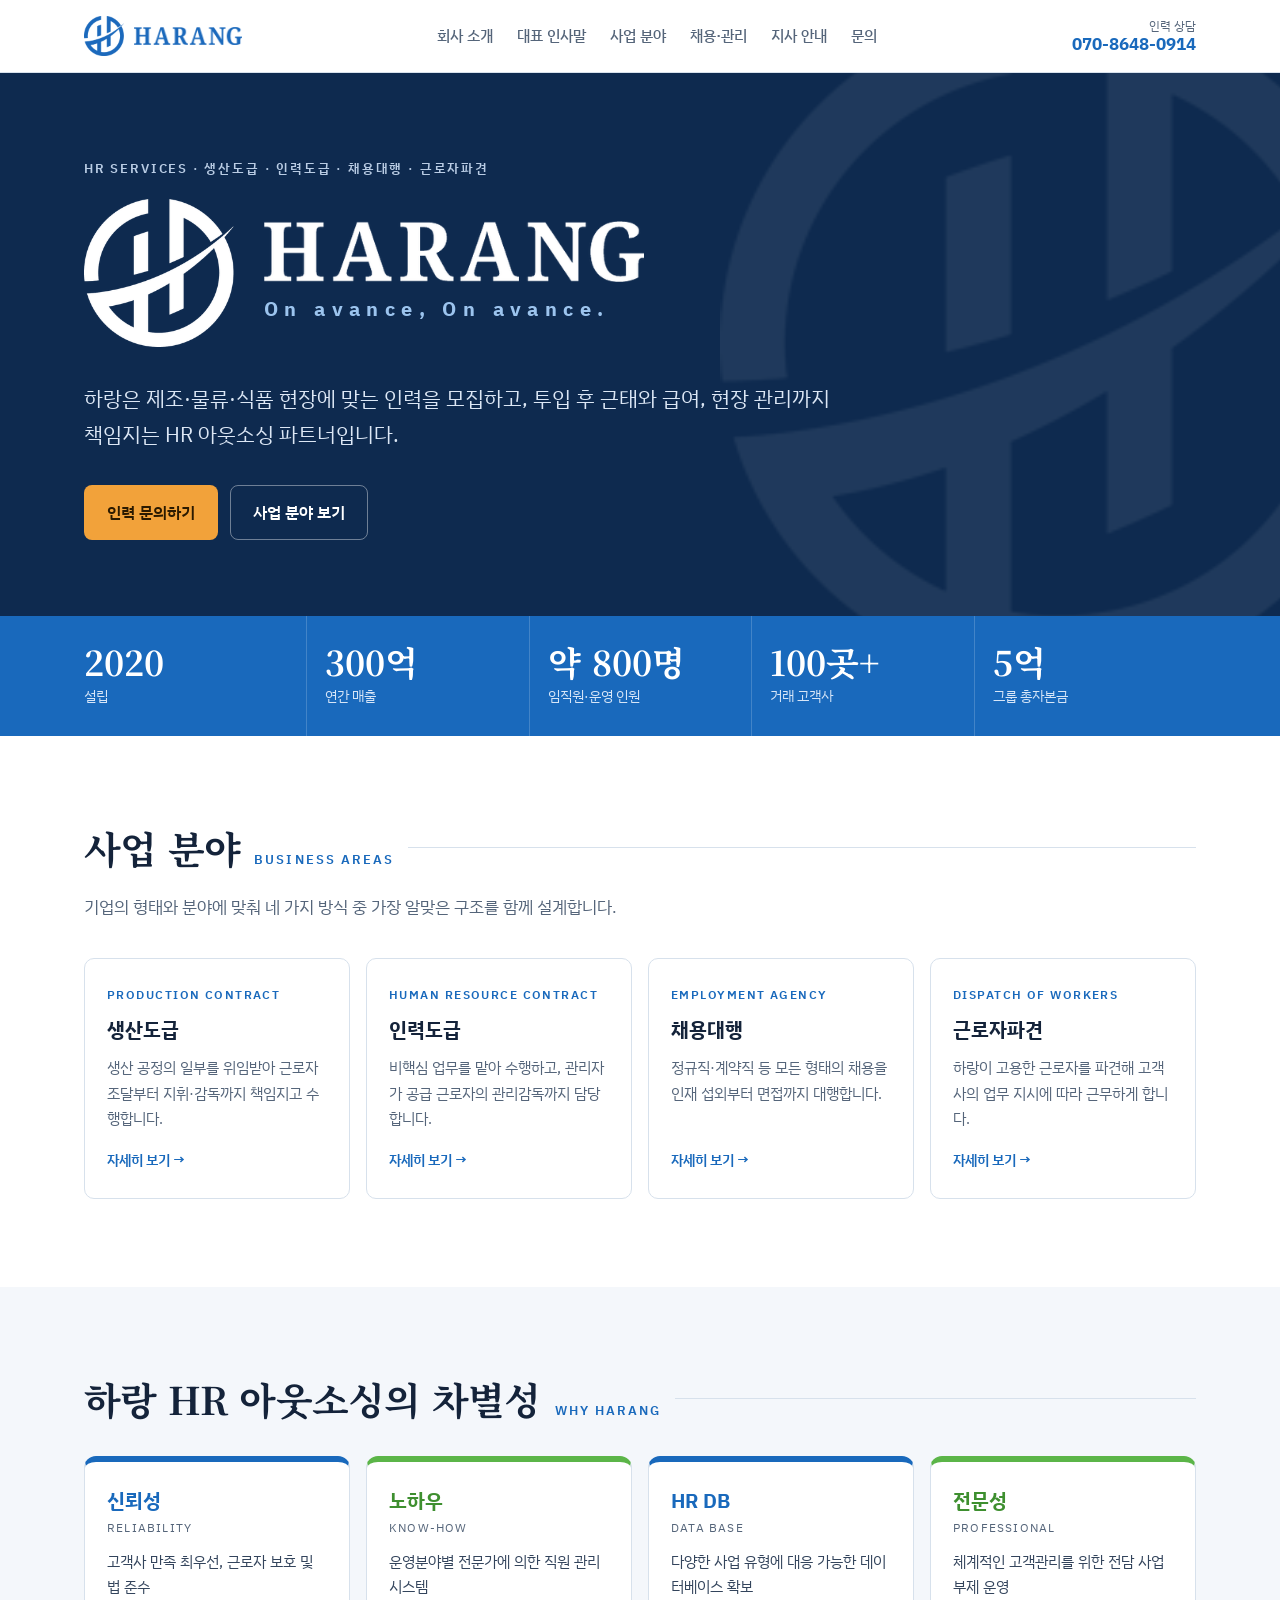
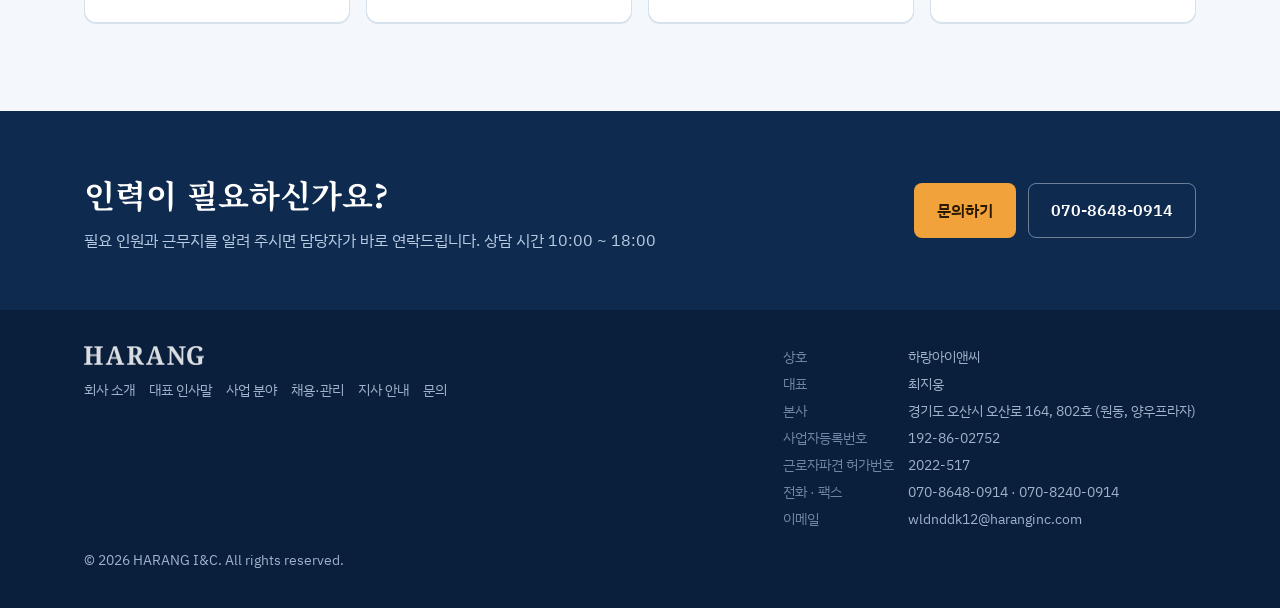
<file: index.html>
<!doctype html>
<html lang="ko">
<head>
<meta charset="utf-8">
<meta name="viewport" content="width=device-width, initial-scale=1">
<title>하랑아이앤씨 | HR 아웃소싱 전문기업</title>
<meta name="description" content="생산도급·인력도급·채용대행·근로자파견. 필요한 인력을 필요한 현장에 빠르게 연결하는 HR 아웃소싱 전문기업 하랑아이앤씨.">
<meta property="og:type" content="website">
<meta property="og:title" content="하랑아이앤씨 | HR 아웃소싱 전문기업">
<meta property="og:description" content="생산도급·인력도급·채용대행·근로자파견. 필요한 인력을 필요한 현장에 빠르게 연결하는 HR 아웃소싱 전문기업 하랑아이앤씨.">
<link rel="icon" type="image/png" href="[data-uri]">
<link rel="preconnect" href="https://fonts.googleapis.com">
<link rel="preconnect" href="https://fonts.gstatic.com" crossorigin>
<link href="https://fonts.googleapis.com/css2?family=Noto+Serif+KR:wght@600;700&family=IBM+Plex+Sans+KR:wght@400;500;600;700&display=swap" rel="stylesheet">
<style>
/* 하랑아이앤씨 홈페이지 공통 스타일
   Layout: 현장 배치표 — 왼쪽 정렬 섹션, 한국어 제목 + 영문 라벨(소개서 양식), 남색 히어로에 CI */
:root{
  --navy:#0E2A4F; --navy-2:#0A1F3B; --blue:#1969BC; --blue-2:#3F86D3; --sky:#EAF2FB; --paper:#FFFFFF; --mist:#F4F7FB;
  --ink:#14233A; --muted:#55657A; --line:#D7E1EC; --signal:#F2A23A; --green:#5BB548; --on-navy:#FFFFFF; --on-navy-muted:#B9CCE4;
  --serif:"Noto Serif KR","Nanum Myeongjo",serif;
  --sans:"IBM Plex Sans KR","Apple SD Gothic Neo","Malgun Gothic","Noto Sans KR",system-ui,sans-serif;
  color-scheme:light;
}
*,*::before,*::after{box-sizing:border-box}
html{scroll-behavior:smooth;scroll-padding-top:84px}
@media (prefers-reduced-motion:reduce){html{scroll-behavior:auto}}
body{margin:0;background:var(--paper);color:var(--ink);font-family:var(--sans);font-size:16px;line-height:1.7;-webkit-font-smoothing:antialiased}
a{color:inherit}
img{max-width:100%;display:block}
.wrap{max-width:1160px;margin:0 auto;padding-inline:24px}
@media (max-width:600px){.wrap{padding-inline:18px}}

/* header */
.top{position:sticky;top:0;z-index:20;background:rgba(255,255,255,.97);backdrop-filter:saturate(1.4) blur(8px);border-bottom:1px solid var(--line)}
.top .wrap{display:flex;align-items:center;justify-content:space-between;gap:16px;min-height:72px}
.brand{display:flex;align-items:center;gap:10px;text-decoration:none;flex:none}
.brand .s{width:40px;height:auto}.brand .w{width:108px;height:auto}
nav.menu{display:flex;gap:2px}
nav.menu a{text-decoration:none;color:var(--muted);font-weight:500;font-size:15px;padding:8px 11px;border-radius:6px;white-space:nowrap}
nav.menu a:hover{color:var(--blue);background:var(--sky)}
nav.menu a[aria-current="page"]{color:var(--blue);font-weight:700}
.tel{display:flex;flex-direction:column;align-items:flex-end;line-height:1.25;text-decoration:none;flex:none}
.tel small{font-size:12px;color:var(--muted)}
.tel b{font-size:17px;color:var(--blue);font-variant-numeric:tabular-nums}
.menu-btn{display:none;border:1px solid var(--line);background:var(--paper);border-radius:8px;padding:8px 12px;font:inherit;font-size:14px;cursor:pointer}
@media (max-width:1020px){
  .menu-btn{display:block}
  nav.menu{display:none;position:absolute;left:0;right:0;top:100%;background:var(--paper);border-bottom:1px solid var(--line);flex-direction:column;padding:8px 18px 16px}
  nav.menu.open{display:flex}
  nav.menu a{padding:12px 8px;font-size:16px;border-bottom:1px solid var(--mist)}
  .tel{display:none}
}
.btn{display:inline-flex;align-items:center;gap:8px;text-decoration:none;font-weight:600;border-radius:8px;padding:13px 22px;font-size:16px;border:1px solid transparent}
.btn.primary{background:var(--signal);color:#2B1A00}.btn.primary:hover{background:#F7B65C}
.btn.ghost{border-color:rgba(255,255,255,.4);color:var(--on-navy)}.btn.ghost:hover{background:rgba(255,255,255,.08)}
.btn.line{border-color:var(--blue);color:var(--blue)}.btn.line:hover{background:var(--sky)}
a:focus-visible,button:focus-visible{outline:3px solid var(--signal);outline-offset:2px}

/* hero (home) */
.hero{background:var(--navy);color:var(--on-navy);position:relative;overflow:hidden}
.hero .bg{position:absolute;right:-120px;top:50%;transform:translateY(-50%);width:min(680px,80vw);opacity:.07;filter:brightness(0) invert(1);pointer-events:none}
.hero .wrap{position:relative;padding-block:84px 76px}
.ci{display:flex;align-items:center;gap:clamp(16px,3vw,30px);margin-bottom:34px;flex-wrap:wrap}
.ci .s{width:clamp(96px,14vw,150px);filter:brightness(0) invert(1)}
.ci .w{width:clamp(220px,34vw,380px);filter:brightness(0) invert(1)}
.ci .tag{display:block;margin-top:10px;font-family:var(--sans);font-size:clamp(15px,1.8vw,20px);letter-spacing:.32em;color:#9CC4EE}
.hero .eyebrow{font-size:13px;letter-spacing:.14em;text-transform:uppercase;color:var(--on-navy-muted);font-weight:600;margin:0 0 16px}
.hero p.lead{font-size:clamp(17px,2vw,21px);color:#DCE7F5;max-width:36em;margin:0 0 32px}
.ctas{display:flex;gap:12px;flex-wrap:wrap}

/* page banner (sub pages) */
.banner{background:var(--navy);color:var(--on-navy);position:relative;overflow:hidden}
.banner .wrap{padding-block:56px 48px;position:relative}
.banner .bg{position:absolute;right:-60px;top:50%;transform:translateY(-50%);width:340px;opacity:.08;filter:brightness(0) invert(1)}
.banner h1{font-family:var(--serif);font-size:clamp(30px,4.4vw,46px);margin:0;letter-spacing:-.02em}
.banner .en{display:block;font-size:13px;letter-spacing:.18em;text-transform:uppercase;color:var(--signal);font-weight:600;margin-bottom:8px}
.banner p{margin:12px 0 0;color:var(--on-navy-muted);max-width:40em}

/* figures */
.figures{background:var(--blue);color:var(--on-navy)}
.figures ul{list-style:none;margin:0;padding:0;display:grid;grid-template-columns:repeat(5,minmax(0,1fr))}
.figures li{padding:26px 18px;border-left:1px solid rgba(255,255,255,.18)}
.figures li:first-child{border-left:0;padding-left:0}
.figures b{display:block;font-family:var(--serif);font-size:clamp(24px,3vw,34px);font-weight:700;font-variant-numeric:tabular-nums;line-height:1.2}
.figures span{font-size:14px;color:#D7E6F8}
@media (max-width:860px){.figures ul{grid-template-columns:repeat(2,minmax(0,1fr))}.figures li{border-left:0;padding:18px 0;border-top:1px solid rgba(255,255,255,.18)}.figures li:nth-child(-n+2){border-top:0}}

/* sections */
section.sec{padding-block:88px}
section.sec.alt{background:var(--mist)}
section.sec.tight{padding-block:64px}
.sec-head{display:flex;align-items:baseline;gap:14px;flex-wrap:wrap;margin-bottom:34px}
.sec-head h2{font-family:var(--serif);font-size:clamp(26px,3.2vw,38px);line-height:1.25;margin:0;letter-spacing:-.02em;text-wrap:balance}
.sec-head .en{font-size:13px;letter-spacing:.16em;text-transform:uppercase;color:var(--blue);font-weight:600}
.sec-head .rule{flex:1;min-width:40px;height:1px;background:var(--line);align-self:center}
.intro{max-width:46em;color:var(--muted);font-size:17px;margin:-12px 0 36px}
.prose p{margin:0 0 16px;max-width:42em}
.prose strong{color:var(--blue);font-weight:600}
@media (max-width:600px){section.sec{padding-block:60px}}
.grid2{display:grid;grid-template-columns:repeat(2,minmax(0,1fr));gap:48px;align-items:start}
@media (max-width:860px){.grid2{grid-template-columns:1fr;gap:32px}}

/* cards */
.cards4{display:grid;grid-template-columns:repeat(4,minmax(0,1fr));gap:16px}
@media (max-width:960px){.cards4{grid-template-columns:repeat(2,minmax(0,1fr))}}
@media (max-width:520px){.cards4{grid-template-columns:1fr}}
.card{background:var(--paper);border:1px solid var(--line);border-radius:10px;padding:26px 22px;min-width:0;display:flex;flex-direction:column;gap:8px}
a.card{text-decoration:none}a.card:hover{border-color:var(--blue)}
.card h3{font-size:20px;margin:0}.card small{font-size:12px;letter-spacing:.12em;text-transform:uppercase;color:var(--blue);font-weight:600}
.card p{margin:0;color:var(--muted);font-size:15px}
.card .more{margin-top:auto;padding-top:8px;color:var(--blue);font-weight:600;font-size:14px}

/* CI meaning */
.meaning{display:flex;gap:26px;align-items:center;flex-wrap:wrap;margin-bottom:28px}
.meaning img{width:110px}
.meaning dl{margin:0;display:grid;gap:10px}
.meaning dt{font-size:13px;color:var(--blue);font-weight:600}
.meaning dd{margin:0;font-family:var(--serif);font-size:20px}
.consult{background:var(--blue);color:var(--on-navy);border-radius:14px;padding:34px}
.consult h3{font-family:var(--serif);font-size:24px;margin:0 0 16px;color:#FFE38A}
.consult p{margin:0 0 14px;color:#E3EEFA}
.consult strong{color:#FFE38A}

/* org chart */
.org{display:grid;gap:18px;justify-items:center}
.org .ceo{background:var(--navy);color:#fff;border-radius:999px;padding:16px 34px;font-weight:700;display:flex;align-items:center;gap:10px}
.org .ceo img{width:30px;filter:brightness(0) invert(1)}
.org .row{display:flex;gap:14px;flex-wrap:wrap;justify-content:center}
.org .pill{border-radius:8px;padding:10px 18px;font-weight:600;font-size:15px}
.org .pill.green{background:var(--green);color:#fff}.org .pill.navy{background:var(--blue);color:#fff;min-width:240px;text-align:center}
.org .depts{display:grid;grid-template-columns:repeat(4,minmax(0,1fr));gap:14px;width:100%}
@media (max-width:960px){.org .depts{grid-template-columns:repeat(2,minmax(0,1fr))}}
@media (max-width:520px){.org .depts{grid-template-columns:1fr}}
.dept{border:1px solid var(--line);border-radius:10px;overflow:hidden;background:var(--paper)}
.dept h4{margin:0;background:var(--navy);color:#fff;padding:10px 14px;font-size:16px}
.dept ul{list-style:none;margin:0;padding:6px 0}
.dept li{padding:8px 14px;border-bottom:1px solid var(--mist);font-size:14px}
.dept li:last-child{border-bottom:0}
.dept li b{display:block;font-size:15px;color:var(--navy)}
.dept li span{color:var(--muted);font-size:13px}
.vline{width:2px;height:22px;background:var(--line)}

/* vision band */
.vision{background:var(--blue);color:#fff}
.vision .wrap{padding-block:44px;display:flex;gap:30px;flex-wrap:wrap;justify-content:space-between;align-items:center}
.vision h3{font-family:var(--serif);font-size:clamp(22px,2.6vw,30px);margin:0 0 8px}
.vision p{margin:0;color:#DCE9F8;max-width:44em}
.vision ul{margin:0;padding:0;list-style:none;display:grid;gap:6px;font-weight:600}
.vision ul li::before{content:"▸ ";color:#FFE38A}

/* greeting */
.letter{display:grid;grid-template-columns:minmax(0,.8fr) minmax(0,1.2fr);gap:56px;align-items:start}
@media (max-width:860px){.letter{grid-template-columns:1fr;gap:28px}}
.letter .lead{font-family:var(--serif);font-size:clamp(26px,3.4vw,38px);line-height:1.4;margin:0;color:var(--navy)}
.letter .lead small{display:block;font-family:var(--sans);font-size:15px;color:var(--blue);font-weight:600;letter-spacing:.1em;margin-bottom:12px}
.letter .text p{margin:0 0 18px;font-size:17px;color:#2B3A50}
.sign{margin-top:30px;display:flex;justify-content:flex-end;align-items:flex-end;gap:14px;color:var(--muted);font-size:15px}
.sign b{font-family:var(--serif);font-size:28px;color:var(--ink);letter-spacing:.24em;line-height:1.2}
.sign .hanja{display:block;font-family:var(--serif);font-size:16px;letter-spacing:.3em;color:var(--muted)}

/* services */
.svc{display:grid;grid-template-columns:minmax(0,1fr) minmax(0,1fr);gap:40px;align-items:start;padding-block:56px;border-top:1px solid var(--line)}
.svc:first-of-type{border-top:0;padding-top:8px}
@media (max-width:860px){.svc{grid-template-columns:1fr;gap:24px}}
.svc .num{font-family:var(--serif);color:var(--blue);font-size:20px;font-weight:700}
.svc h3{font-family:var(--serif);font-size:30px;margin:2px 0 4px}
.svc h3 small{font-family:var(--sans);font-size:14px;color:var(--muted);font-weight:500;margin-left:8px}
.svc p{margin:0 0 14px;color:#33445C}
.svc .note{color:var(--blue);font-size:15px}
.diagram{background:var(--sky);border-radius:14px;padding:18px}
.diagram svg{width:100%;height:auto;display:block}
.diagram .cap{margin:10px 0 0;text-align:center;font-size:14px;color:var(--muted)}
.fx h4{margin:18px 0 8px;font-size:16px;color:var(--navy)}
.fx ul{margin:0;padding:0;list-style:none;display:grid;grid-template-columns:repeat(2,minmax(0,1fr));gap:6px 18px}
.fx li{font-size:15px;padding-left:14px;position:relative}
.fx li::before{content:"";position:absolute;left:0;top:.72em;width:6px;height:6px;border-radius:50%;background:var(--blue)}
.fx3{display:grid;grid-template-columns:repeat(3,minmax(0,1fr));gap:12px;margin-top:10px}
@media (max-width:600px){.fx3{grid-template-columns:1fr}}
.fx3 div{background:var(--sky);border-radius:10px;overflow:hidden}
.fx3 h5{margin:0;background:var(--navy);color:#fff;text-align:center;padding:10px;font-size:15px}
.fx3 ul{display:block;padding:12px 14px}
.fx3 li{margin:4px 0}
.types{margin:0;padding:0;list-style:none;display:grid;gap:6px}
.types b{color:var(--navy)}

/* necessity */
.need{display:grid;grid-template-columns:minmax(0,1.3fr) minmax(0,1fr);gap:24px}
@media (max-width:860px){.need{grid-template-columns:1fr}}
.aspect{border:2px solid var(--blue);border-radius:14px;padding:20px 22px;background:var(--paper)}
.aspect h4{display:inline-block;margin:0 0 10px;background:var(--blue);color:#fff;border-radius:999px;padding:4px 16px;font-size:16px}
.aspect ul{margin:0;padding-left:18px;color:#33445C;font-size:15px}
.stack{display:grid;gap:14px}
.box{border-radius:14px;padding:22px;color:#fff}
.box.o{background:#E9673C}.box.g{background:#2F9B48}
.box h4{margin:0 0 8px;font-size:20px;color:#FFF3B0}
.box p{margin:0;font-size:15px;color:#fff}
.slogan{margin-top:30px;text-align:center}
.slogan p{margin:0;color:var(--muted)}
.slogan b{display:block;font-family:var(--serif);font-size:clamp(20px,2.6vw,28px);color:var(--navy);margin-top:8px}

/* diff */
.diff{display:grid;grid-template-columns:repeat(4,minmax(0,1fr));gap:16px}
@media (max-width:960px){.diff{grid-template-columns:repeat(2,minmax(0,1fr))}}
@media (max-width:480px){.diff{grid-template-columns:1fr}}
.diff div{border-radius:12px;border-top:6px solid var(--blue);background:var(--paper);box-shadow:0 1px 0 var(--line);border-left:1px solid var(--line);border-right:1px solid var(--line);border-bottom:1px solid var(--line);padding:22px}
.diff div:nth-child(2n){border-top-color:var(--green)}
.diff h3{margin:0;font-size:20px;color:var(--blue)}.diff div:nth-child(2n) h3{color:#3E8F2F}
.diff small{display:block;font-size:12px;letter-spacing:.1em;text-transform:uppercase;color:var(--muted);margin-bottom:10px}
.diff p{margin:0;font-size:15px;color:#33445C}
.quote{margin-top:28px;background:var(--navy);color:#fff;border-radius:12px;padding:24px 28px}
.quote b{font-family:var(--serif);font-size:22px;display:block;margin-bottom:4px}
.quote span{color:var(--on-navy-muted)}

/* process */
.steps{list-style:none;margin:0;padding:0;display:grid;gap:12px;counter-reset:s}
.steps>li{display:grid;grid-template-columns:minmax(180px,.35fr) minmax(0,1fr);border-radius:10px;overflow:hidden;border:1px solid var(--line);counter-increment:s}
@media (max-width:640px){.steps>li{grid-template-columns:1fr}}
.steps h3{margin:0;background:var(--blue);color:#fff;padding:18px 20px;font-size:18px}
.steps h3::before{content:"0" counter(s) ". ";font-family:var(--serif)}
.steps ul{margin:0;padding:16px 20px 16px 36px;background:var(--sky);color:#2B3A50;font-size:15px}
.channels{margin:0;padding:0;list-style:none;display:grid;grid-template-columns:repeat(2,minmax(0,1fr));gap:10px 24px}
@media (max-width:640px){.channels{grid-template-columns:1fr}}
.channels li{padding:12px 16px;border-left:3px solid var(--blue);background:var(--paper);font-size:15.5px}
.mgmt{display:grid;grid-template-columns:repeat(2,minmax(0,1fr));gap:18px}
@media (max-width:760px){.mgmt{grid-template-columns:1fr}}
.mgmt div{border:1px solid var(--line);border-radius:10px;padding:20px 22px;background:var(--paper)}
.mgmt h3{margin:0 0 8px;font-size:18px;color:var(--navy)}
.mgmt ul{margin:0;padding-left:18px;color:#33445C;font-size:15px}

/* network */
.branches{display:grid;grid-template-columns:repeat(2,minmax(0,1fr));gap:18px}
@media (max-width:860px){.branches{grid-template-columns:1fr}}
.branch{border:1px solid var(--line);border-radius:12px;padding:26px;background:var(--paper)}
.branch.hq{border:2px solid var(--blue);grid-column:1/-1}
.branch .tag{display:inline-block;font-size:12px;font-weight:700;letter-spacing:.08em;color:#fff;background:var(--blue);border-radius:4px;padding:2px 8px}
.branch.hq .tag{background:var(--signal);color:#2B1A00}
.branch h3{font-family:var(--serif);font-size:26px;margin:10px 0 8px}
.branch p{margin:0 0 6px;color:var(--muted);font-size:15px}
.branch a{color:var(--blue);font-weight:600;font-size:14px}

/* contact */
.contact-cards{display:grid;grid-template-columns:repeat(2,minmax(0,1fr));gap:20px}
@media (max-width:760px){.contact-cards{grid-template-columns:1fr}}
.ccard{border:1px solid var(--line);border-radius:12px;padding:30px;background:var(--paper)}
.ccard h3{font-family:var(--serif);font-size:24px;margin:0 0 8px}
.ccard p{margin:0 0 18px;color:var(--muted)}
.ccard .num{display:block;font-size:clamp(26px,3vw,34px);font-weight:700;color:var(--blue);text-decoration:none;font-variant-numeric:tabular-nums}
.info{margin-top:28px;display:grid;grid-template-columns:auto 1fr;gap:10px 22px;border-top:1px solid var(--line);padding-top:24px}
.info dt{color:var(--muted);font-size:14px}.info dd{margin:0}

/* cta band */
.cta{background:var(--navy);color:#fff}
.cta .wrap{padding-block:56px;display:flex;justify-content:space-between;align-items:center;gap:24px;flex-wrap:wrap}
.cta h2{font-family:var(--serif);font-size:clamp(22px,2.8vw,32px);margin:0 0 6px}
.cta p{margin:0;color:var(--on-navy-muted)}

footer{background:var(--navy-2);color:#9FB3CC;font-size:13.5px}
footer .wrap{padding-block:36px;display:flex;flex-wrap:wrap;gap:18px 40px;justify-content:space-between}
footer dl{margin:0;display:grid;grid-template-columns:auto 1fr;gap:4px 14px}
footer dt{color:#6F87A6}footer dd{margin:0}
footer .fb img{width:120px;filter:brightness(0) invert(1);opacity:.85}
footer nav{display:flex;flex-wrap:wrap;gap:4px 14px;margin-top:14px}
footer nav a{text-decoration:none;color:#9FB3CC}footer nav a:hover{color:#fff}

</style>
</head>
<body>
<header class="top">
  <div class="wrap">
    <a class="brand" href="index.html" aria-label="하랑아이앤씨 홈"><img class="s" src="[data-uri]" alt=""><img class="w" src="[data-uri]" alt="HARANG"></a>
    <nav class="menu" id="menu" aria-label="주요 메뉴"><a href="about.html">회사 소개</a><a href="greeting.html">대표 인사말</a><a href="business.html">사업 분야</a><a href="process.html">채용·관리</a><a href="network.html">지사 안내</a><a href="contact.html">문의</a></nav>
    <a class="tel" href="tel:07086480914"><small>인력 상담</small><b>070-8648-0914</b></a>
    <button class="menu-btn" type="button" aria-expanded="false" aria-controls="menu" onclick="var m=document.getElementById('menu');var o=m.classList.toggle('open');this.setAttribute('aria-expanded',o);this.textContent=o?'닫기':'메뉴';">메뉴</button>
  </div>
</header>
<main>

<section class="hero"><img class="bg" src="[data-uri]" alt="">
  <div class="wrap">
    <p class="eyebrow">HR Services · 생산도급 · 인력도급 · 채용대행 · 근로자파견</p>
    <h1 class="ci" aria-label="HARANG 하랑아이앤씨">
      <img class="s" src="[data-uri]" alt="">
      <span><img class="w" src="[data-uri]" alt="HARANG"><span class="tag">On avance, On avance.</span></span>
    </h1>
    <p class="lead">하랑은 제조·물류·식품 현장에 맞는 인력을 모집하고, 투입 후 근태와 급여, 현장 관리까지 책임지는 HR 아웃소싱 파트너입니다.</p>
    <div class="ctas"><a class="btn primary" href="contact.html">인력 문의하기</a><a class="btn ghost" href="business.html">사업 분야 보기</a></div>
  </div>
</section>
<div class="figures" aria-label="기업 현황"><div class="wrap"><ul>
<li><b>2020</b><span>설립</span></li><li><b>300억</b><span>연간 매출</span></li><li><b>약 800명</b><span>임직원·운영 인원</span></li>
<li><b>100곳+</b><span>거래 고객사</span></li><li><b>5억</b><span>그룹 총자본금</span></li></ul></div></div>
<section class="sec">
  <div class="wrap">
    <div class="sec-head"><h2>사업 분야</h2><span class="en">Business Areas</span><span class="rule"></span></div>
    <p class="intro">기업의 형태와 분야에 맞춰 네 가지 방식 중 가장 알맞은 구조를 함께 설계합니다.</p>
    <div class="cards4">
      <a class="card" href="business.html#production"><small>Production Contract</small><h3>생산도급</h3><p>생산 공정의 일부를 위임받아 근로자 조달부터 지휘·감독까지 책임지고 수행합니다.</p><span class="more">자세히 보기 →</span></a>
      <a class="card" href="business.html#contract"><small>Human Resource Contract</small><h3>인력도급</h3><p>비핵심 업무를 맡아 수행하고, 관리자가 공급 근로자의 관리감독까지 담당합니다.</p><span class="more">자세히 보기 →</span></a>
      <a class="card" href="business.html#agency"><small>Employment Agency</small><h3>채용대행</h3><p>정규직·계약직 등 모든 형태의 채용을 인재 섭외부터 면접까지 대행합니다.</p><span class="more">자세히 보기 →</span></a>
      <a class="card" href="business.html#dispatch"><small>Dispatch of Workers</small><h3>근로자파견</h3><p>하랑이 고용한 근로자를 파견해 고객사의 업무 지시에 따라 근무하게 합니다.</p><span class="more">자세히 보기 →</span></a>
    </div>
  </div>
</section>
<section class="sec alt">
  <div class="wrap">
    <div class="sec-head"><h2>하랑 HR 아웃소싱의 차별성</h2><span class="en">Why Harang</span><span class="rule"></span></div>
    <div class="diff">
      <div><h3>신뢰성</h3><small>Reliability</small><p>고객사 만족 최우선, 근로자 보호 및 법 준수</p></div>
      <div><h3>노하우</h3><small>Know-How</small><p>운영분야별 전문가에 의한 직원 관리 시스템</p></div>
      <div><h3>HR DB</h3><small>Data Base</small><p>다양한 사업 유형에 대응 가능한 데이터베이스 확보</p></div>
      <div><h3>전문성</h3><small>Professional</small><p>체계적인 고객관리를 위한 전담 사업부제 운영</p></div>
    </div>
  </div>
</section>
<section class="cta"><div class="wrap"><div><h2>인력이 필요하신가요?</h2><p>필요 인원과 근무지를 알려 주시면 담당자가 바로 연락드립니다. 상담 시간 10:00 ~ 18:00</p></div>
<div class="ctas"><a class="btn primary" href="contact.html">문의하기</a><a class="btn ghost" href="tel:07086480914">070-8648-0914</a></div></div></section>
</main>
<footer>
  <div class="wrap">
    <div class="fb"><img src="[data-uri]" alt="HARANG"><nav aria-label="하단 메뉴"><a href="about.html">회사 소개</a><a href="greeting.html">대표 인사말</a><a href="business.html">사업 분야</a><a href="process.html">채용·관리</a><a href="network.html">지사 안내</a><a href="contact.html">문의</a></nav></div>
    <dl>
      <dt>상호</dt><dd>하랑아이앤씨</dd>
      <dt>대표</dt><dd>최지웅</dd>
      <dt>본사</dt><dd>경기도 오산시 오산로 164, 802호 (원동, 양우프라자)</dd>
      <dt>사업자등록번호</dt><dd>192-86-02752</dd>
      <dt>근로자파견 허가번호</dt><dd>2022-517</dd>
      <dt>전화 · 팩스</dt><dd>070-8648-0914 · 070-8240-0914</dd>
      <dt>이메일</dt><dd>wldnddk12@haranginc.com</dd>
    </dl>
    <p style="margin:0;align-self:flex-end">© 2026 HARANG I&amp;C. All rights reserved.</p>
  </div>
</footer>

</body>
</html>
</file>
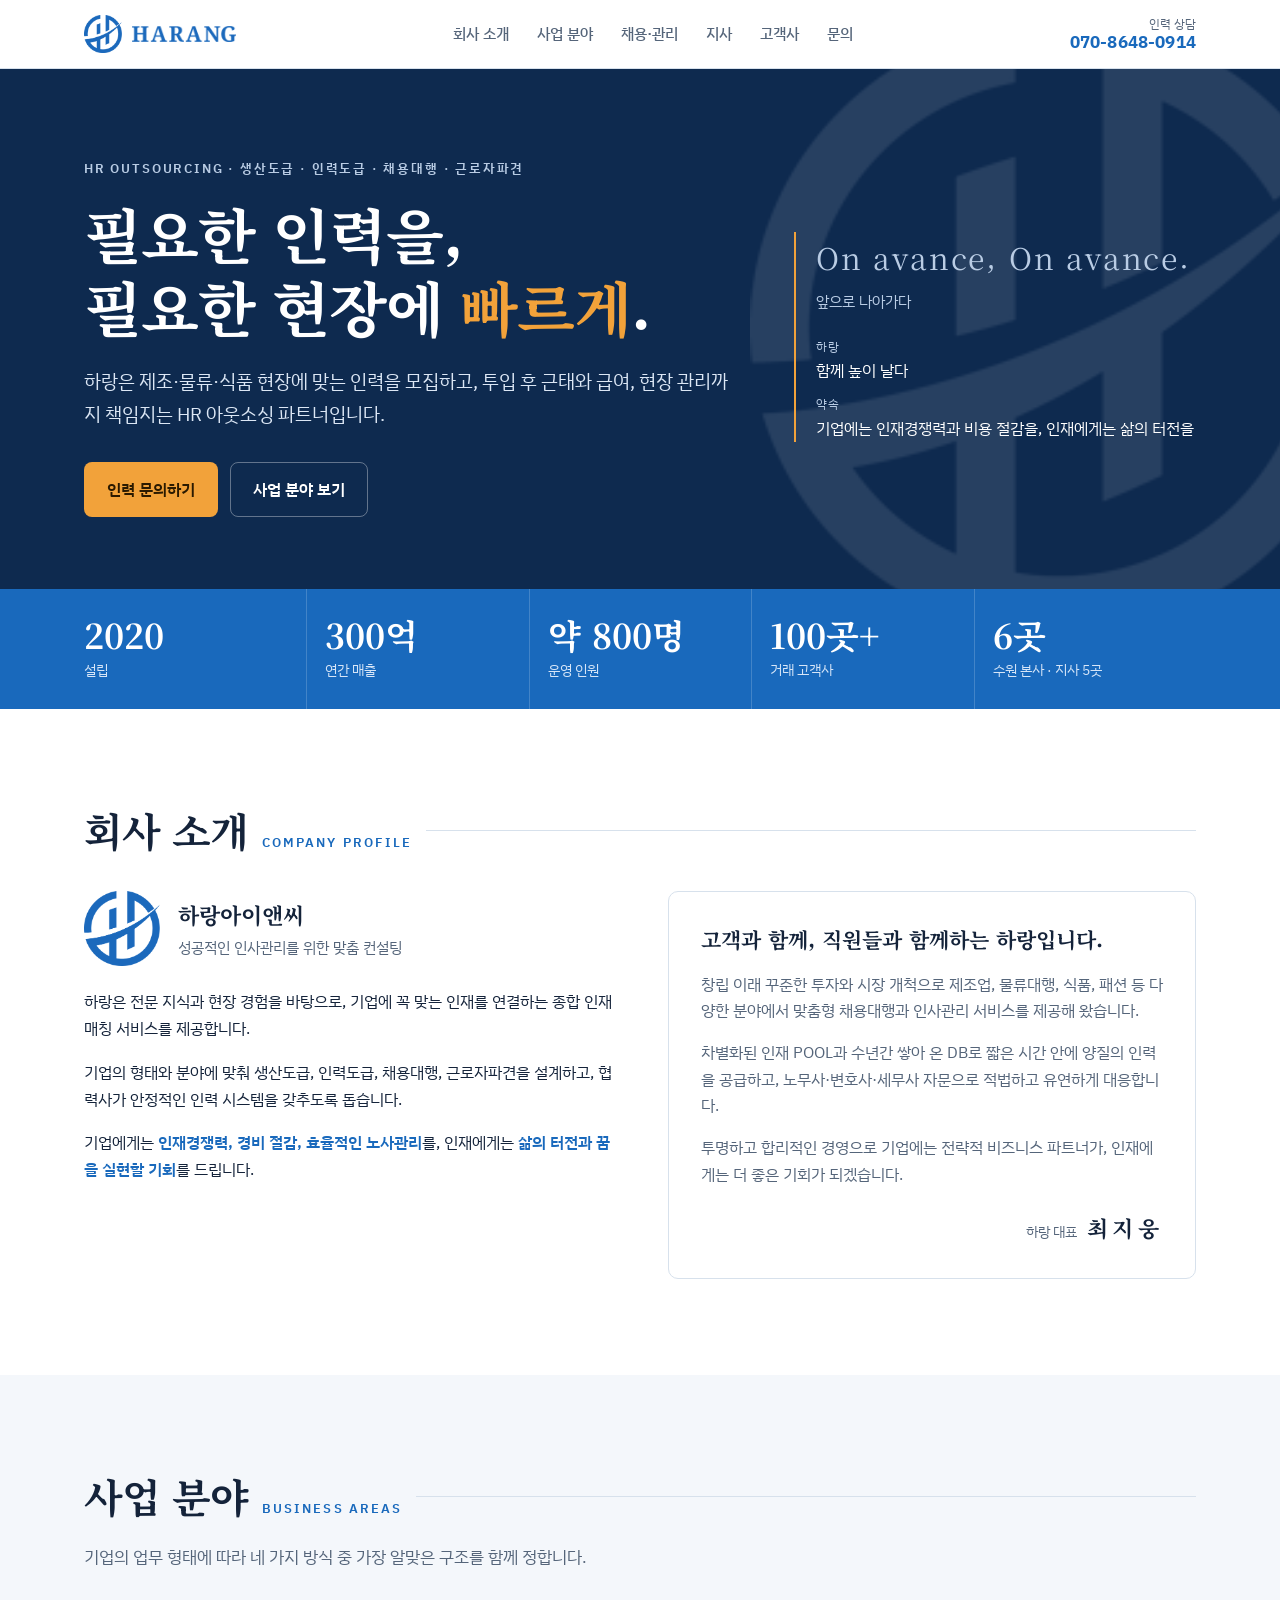
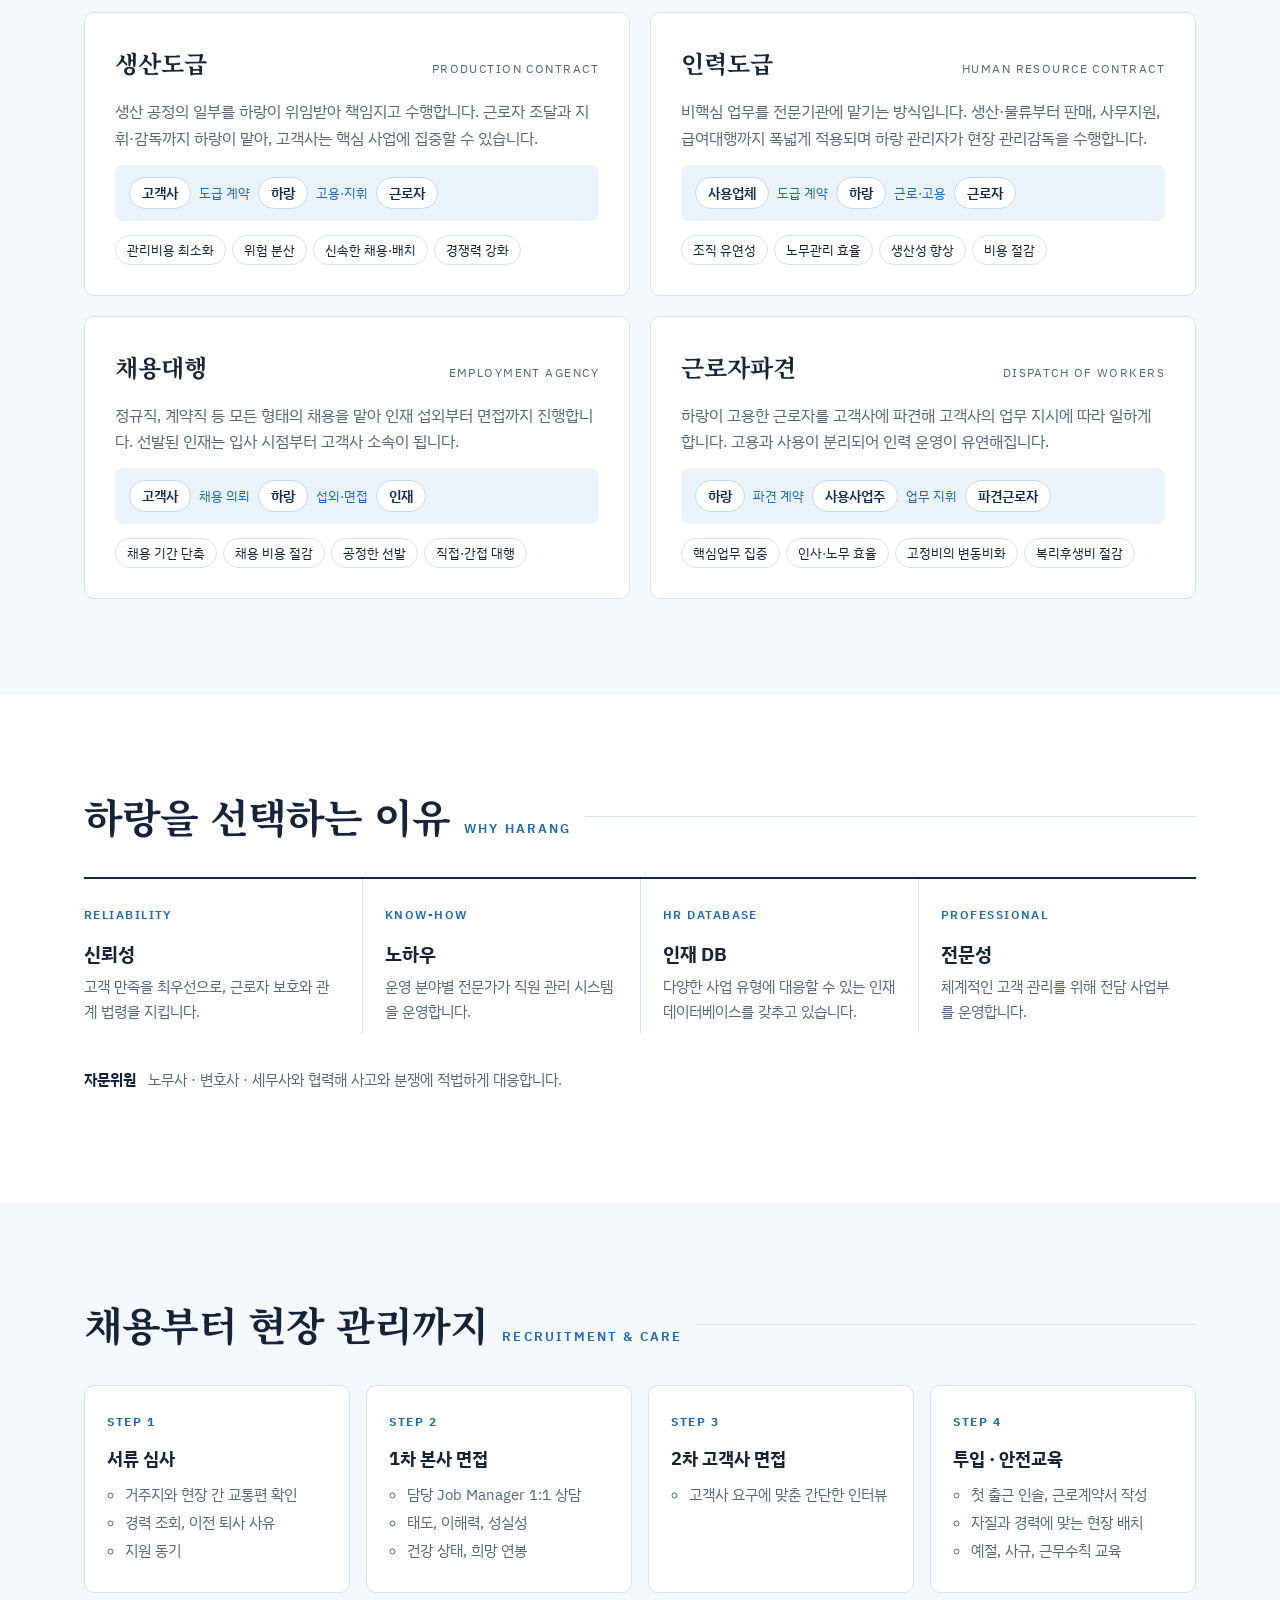
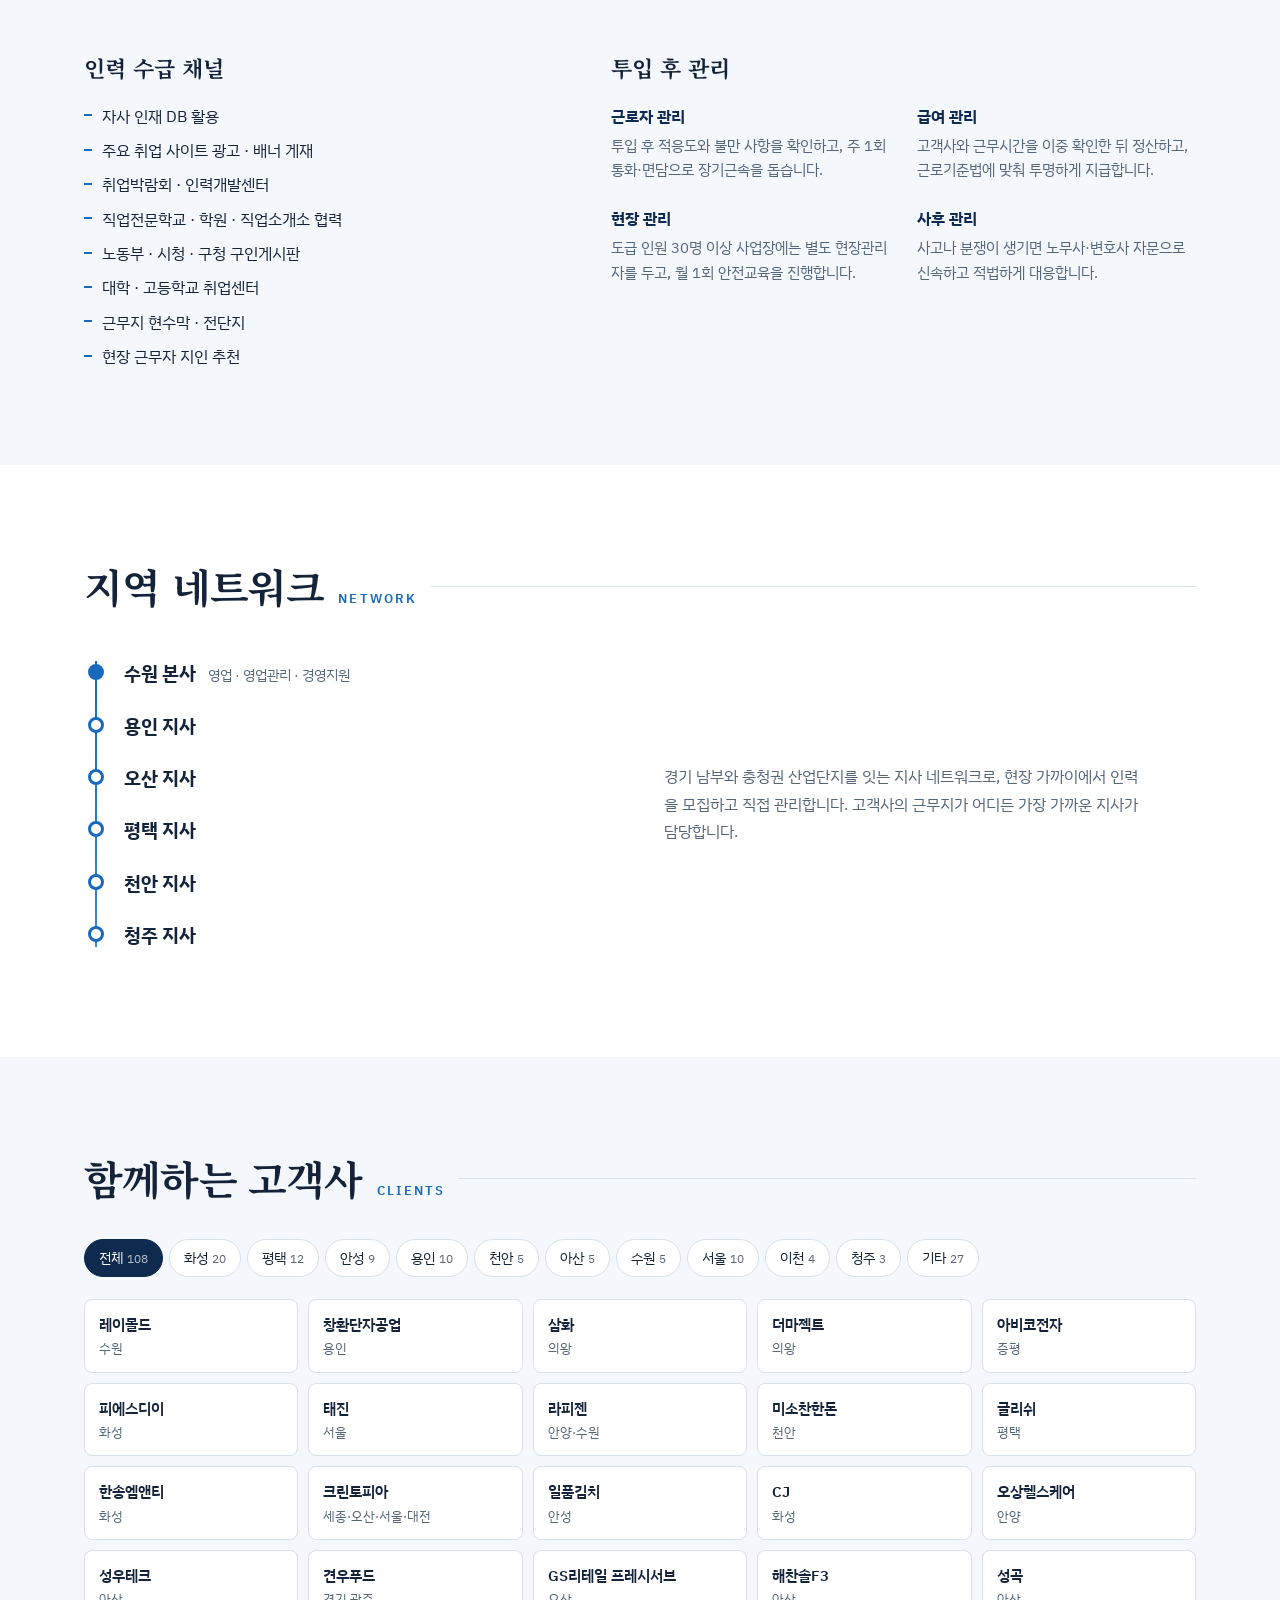
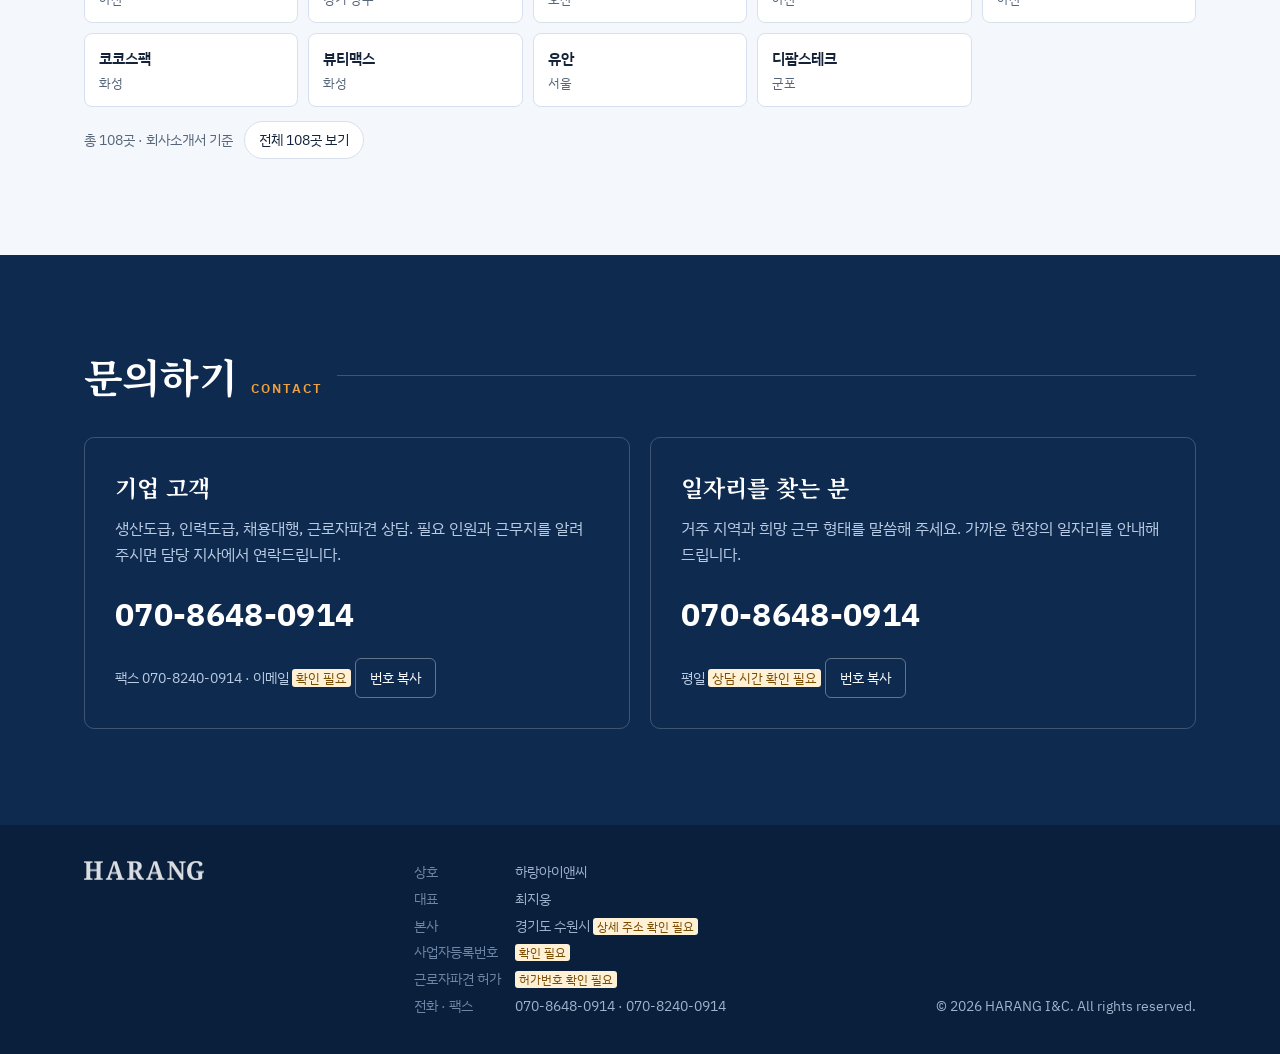
<file: haranginc-home/index.html>
<!doctype html>
<html lang="ko">
<head>
<meta charset="utf-8">
<meta name="viewport" content="width=device-width, initial-scale=1, viewport-fit=cover">
<title>하랑아이앤씨 | 생산도급·인력도급·채용대행·근로자파견</title>
<meta name="description" content="하랑아이앤씨는 제조·물류·식품 현장에 필요한 인력을 모집하고 투입 후 관리까지 책임지는 HR 아웃소싱 기업입니다. 생산도급, 인력도급, 채용대행, 근로자파견.">
<!-- 정식 공개 전까지 검색엔진 노출 차단. 공개할 때 아래 한 줄 삭제 -->
<meta name="robots" content="noindex">
<meta property="og:type" content="website">
<meta property="og:title" content="하랑아이앤씨 HR 아웃소싱">
<meta property="og:description" content="생산도급 · 인력도급 · 채용대행 · 근로자파견">
<link rel="icon" type="image/png" href="assets/favicon.png">
<link rel="preconnect" href="https://fonts.googleapis.com">
<link rel="preconnect" href="https://fonts.gstatic.com" crossorigin>
<link href="https://fonts.googleapis.com/css2?family=Noto+Serif+KR:wght@600;700&family=IBM+Plex+Sans+KR:wght@400;500;600;700&display=swap" rel="stylesheet">
<style>
/* Layout: 현장 배치표 — left-aligned sections, each with a Korean title + English rail label (brochure convention), navy hero carrying the logo's swoosh */
:root{
  --navy:#0E2A4F; --blue:#1969BC; --blue-2:#3F86D3; --sky:#EAF2FB; --paper:#FFFFFF; --mist:#F4F7FB;
  --ink:#14233A; --muted:#55657A; --line:#D7E1EC; --signal:#F2A23A; --on-navy:#FFFFFF; --on-navy-muted:#B9CCE4;
  --serif:"Noto Serif KR","Nanum Myeongjo","Apple SD Gothic Neo",serif;
  --sans:"IBM Plex Sans KR","Apple SD Gothic Neo","Malgun Gothic","Noto Sans KR",system-ui,sans-serif;
  color-scheme:light;
}
*,*::before,*::after{box-sizing:border-box}
html{scroll-behavior:smooth;scroll-padding-top:84px}
@media (prefers-reduced-motion:reduce){html{scroll-behavior:auto}}
body{margin:0;background:var(--paper);color:var(--ink);font-family:var(--sans);font-size:16px;line-height:1.7;-webkit-font-smoothing:antialiased}
a{color:inherit}
img{max-width:100%;display:block}
.wrap{max-width:1160px;margin:0 auto;padding-inline:24px}
@media (max-width:600px){.wrap{padding-inline:18px}}
.todo{background:#FFF1D6;color:#7A4B00;border-radius:3px;padding:0 4px;font-size:.92em}

/* header */
.top{position:sticky;top:env(safe-area-inset-top,0px);z-index:20;background:rgba(255,255,255,.96);backdrop-filter:saturate(1.4) blur(8px);border-bottom:1px solid var(--line)}
.top .wrap{display:flex;align-items:center;justify-content:space-between;gap:16px;min-height:68px}
.brand{display:flex;align-items:center;gap:10px;text-decoration:none}
.brand img.s{width:38px;height:auto}.brand img.w{width:104px;height:auto}
nav.menu{display:flex;gap:4px}
nav.menu a{text-decoration:none;color:var(--muted);font-weight:500;font-size:15px;padding:8px 12px;border-radius:6px}
nav.menu a:hover{color:var(--blue);background:var(--sky)}
.tel{display:flex;flex-direction:column;align-items:flex-end;line-height:1.25;text-decoration:none}
.tel small{font-size:12px;color:var(--muted)}
.tel b{font-size:17px;color:var(--blue);font-variant-numeric:tabular-nums;letter-spacing:.01em}
@media (max-width:900px){nav.menu{display:none}}
@media (max-width:420px){.tel small{display:none}.tel b{font-size:15px}.brand img.w{width:86px}}

/* hero */
.hero{background:var(--navy);color:var(--on-navy);position:relative;overflow:hidden}
.hero .wrap{position:relative;z-index:1;padding-block:88px 72px;display:grid;grid-template-columns:minmax(0,1.25fr) minmax(0,.75fr);gap:40px;align-items:center}
.hero .mark{position:absolute;right:-90px;top:50%;transform:translateY(-50%);width:min(620px,70vw);opacity:.10;filter:brightness(0) invert(1);pointer-events:none}
.eyebrow{font-size:13px;letter-spacing:.14em;text-transform:uppercase;color:var(--on-navy-muted);font-weight:600;margin:0 0 18px}
.hero h1{font-family:var(--serif);font-weight:700;font-size:clamp(34px,5.4vw,60px);line-height:1.22;letter-spacing:-.02em;margin:0 0 22px;text-wrap:balance}
.hero h1 em{font-style:normal;color:var(--signal)}
.hero p.lead{font-size:clamp(16px,1.8vw,19px);color:#DCE7F5;max-width:34em;margin:0 0 32px}
.ctas{display:flex;gap:12px;flex-wrap:wrap}
.btn{display:inline-flex;align-items:center;gap:8px;text-decoration:none;font-weight:600;border-radius:8px;padding:13px 22px;font-size:16px;border:1px solid transparent}
.btn.primary{background:var(--signal);color:#2B1A00}
.btn.primary:hover{background:#F7B65C}
.btn.ghost{border-color:rgba(255,255,255,.35);color:var(--on-navy)}
.btn.ghost:hover{background:rgba(255,255,255,.08)}
.btn:focus-visible,nav.menu a:focus-visible,.chip:focus-visible{outline:3px solid var(--signal);outline-offset:2px}
.motto{border-left:2px solid var(--signal);padding-left:20px}
.motto .fr{font-family:var(--serif);font-size:clamp(22px,2.6vw,30px);letter-spacing:.06em;margin:0 0 6px}
.motto p{margin:0;color:var(--on-navy-muted);font-size:15px}
.motto dl{margin:22px 0 0;display:grid;gap:10px}
.motto dt{font-size:12px;letter-spacing:.12em;color:var(--on-navy-muted)}
.motto dd{margin:0;font-size:16px}
@media (max-width:860px){.hero .wrap{grid-template-columns:1fr;padding-block:64px 56px}}

/* figures */
.figures{background:var(--blue);color:var(--on-navy)}
.figures ul{list-style:none;margin:0;padding:0;display:grid;grid-template-columns:repeat(5,minmax(0,1fr))}
.figures li{padding:26px 18px;border-left:1px solid rgba(255,255,255,.18)}
.figures li:first-child{border-left:0;padding-left:0}
.figures b{display:block;font-family:var(--serif);font-size:clamp(24px,3vw,34px);font-weight:700;font-variant-numeric:tabular-nums;line-height:1.2}
.figures span{font-size:14px;color:#D7E6F8}
@media (max-width:860px){.figures ul{grid-template-columns:repeat(2,minmax(0,1fr))}.figures li{border-left:0;padding:18px 0;border-top:1px solid rgba(255,255,255,.18)}.figures li:nth-child(-n+2){border-top:0}}

/* sections */
section.sec{padding-block:96px}
section.sec.alt{background:var(--mist)}
.sec-head{display:flex;align-items:baseline;gap:14px;flex-wrap:wrap;margin-bottom:36px}
.sec-head h2{font-family:var(--serif);font-size:clamp(28px,3.4vw,40px);line-height:1.25;margin:0;letter-spacing:-.02em;text-wrap:balance}
.sec-head .en{font-size:13px;letter-spacing:.16em;text-transform:uppercase;color:var(--blue);font-weight:600}
.sec-head .rule{flex:1;min-width:40px;height:1px;background:var(--line);align-self:center}
.intro{max-width:44em;color:var(--muted);font-size:17px;margin:-14px 0 40px}
@media (max-width:600px){section.sec{padding-block:68px}}

/* about */
.about{display:grid;grid-template-columns:minmax(0,1fr) minmax(0,1fr);gap:56px;align-items:start}
.about .name{display:flex;gap:18px;align-items:center;margin-bottom:22px}
.about .name img{width:76px}
.about .name b{font-family:var(--serif);font-size:22px;display:block}
.about .name span{color:var(--muted);font-size:15px}
.about p{margin:0 0 16px;max-width:36em}
.about strong{color:var(--blue);font-weight:600}
.letter{background:var(--paper);border:1px solid var(--line);border-radius:10px;padding:32px}
.letter h3{font-family:var(--serif);font-size:21px;margin:0 0 16px;line-height:1.45}
.letter p{color:var(--muted);font-size:15.5px}
.sign{margin-top:22px;display:flex;justify-content:flex-end;align-items:baseline;gap:10px;color:var(--muted);font-size:14px}
.sign b{font-family:var(--serif);font-size:22px;color:var(--ink);letter-spacing:.2em}
@media (max-width:860px){.about{grid-template-columns:1fr;gap:36px}}

/* services */
.services{display:grid;grid-template-columns:repeat(2,minmax(0,1fr));gap:20px}
.svc{background:var(--paper);border:1px solid var(--line);border-radius:10px;padding:30px;display:flex;flex-direction:column;gap:14px;min-width:0}
.svc header{display:flex;align-items:baseline;justify-content:space-between;gap:10px;flex-wrap:wrap}
.svc h3{font-family:var(--serif);font-size:24px;margin:0}
.svc header span{font-size:12px;letter-spacing:.12em;text-transform:uppercase;color:var(--muted)}
.svc p{margin:0;color:var(--muted);font-size:15.5px}
.flow{display:flex;align-items:center;gap:8px;flex-wrap:wrap;font-size:14px;background:var(--sky);border-radius:8px;padding:12px 14px}
.flow b{background:var(--paper);border:1px solid #C6D8EE;border-radius:999px;padding:3px 12px;font-weight:600;color:var(--navy)}
.flow i{font-style:normal;color:var(--blue);font-size:13px}
.tags{display:flex;flex-wrap:wrap;gap:6px;margin-top:auto}
.tags span{font-size:13px;border:1px solid var(--line);border-radius:999px;padding:3px 11px;color:var(--ink)}
@media (max-width:760px){.services{grid-template-columns:1fr}}

/* why */
.why{display:grid;grid-template-columns:repeat(4,minmax(0,1fr));gap:0;border-top:2px solid var(--navy)}
.why div{padding:26px 22px 8px 0}
.why div+div{padding-left:22px;border-left:1px solid var(--line)}
.why h3{font-size:19px;margin:0 0 4px}
.why small{display:block;font-size:12px;letter-spacing:.12em;text-transform:uppercase;color:var(--blue);margin-bottom:12px;font-weight:600}
.why p{margin:0;color:var(--muted);font-size:15px}
.advisors{margin-top:34px;display:flex;gap:12px;align-items:center;flex-wrap:wrap;font-size:15px;color:var(--muted)}
.advisors b{color:var(--ink)}
@media (max-width:860px){.why{grid-template-columns:repeat(2,minmax(0,1fr))}.why div,.why div+div{padding:22px 16px 18px 0;border-left:0;border-bottom:1px solid var(--line)}}
@media (max-width:480px){.why{grid-template-columns:1fr}}

/* process */
.steps{list-style:none;margin:0;padding:0;display:grid;grid-template-columns:repeat(4,minmax(0,1fr));gap:16px;counter-reset:s}
.steps li{position:relative;background:var(--paper);border:1px solid var(--line);border-radius:10px;padding:26px 22px;counter-increment:s;min-width:0}
.steps li::before{content:"STEP " counter(s);display:block;font-size:12px;letter-spacing:.14em;color:var(--blue);font-weight:700;margin-bottom:10px}
.steps h3{font-size:18px;margin:0 0 10px}
.steps ul{margin:0;padding-left:18px;color:var(--muted);font-size:14.5px}
.steps ul li{all:unset;display:list-item;margin:3px 0}
.steps ul li::before{content:none}
@media (max-width:960px){.steps{grid-template-columns:repeat(2,minmax(0,1fr))}}
@media (max-width:520px){.steps{grid-template-columns:1fr}}
.care{margin-top:56px;display:grid;grid-template-columns:minmax(0,.9fr) minmax(0,1.1fr);gap:48px}
.care h3{font-family:var(--serif);font-size:22px;margin:0 0 16px}
.channels{margin:0;padding:0;list-style:none;display:grid;gap:8px}
.channels li{padding-left:18px;position:relative;font-size:15.5px}
.channels li::before{content:"";position:absolute;left:0;top:.75em;width:8px;height:2px;background:var(--blue)}
.mgmt{display:grid;grid-template-columns:repeat(2,minmax(0,1fr));gap:22px 28px}
.mgmt h4{margin:0 0 4px;font-size:16px;color:var(--navy)}
.mgmt p{margin:0;color:var(--muted);font-size:14.5px}
@media (max-width:860px){.care{grid-template-columns:1fr}.mgmt{grid-template-columns:1fr}}

/* network */
.net{display:grid;grid-template-columns:minmax(0,1fr) minmax(0,1fr);gap:48px;align-items:center}
.route{list-style:none;margin:0;padding:0;position:relative}
.route::before{content:"";position:absolute;left:11px;top:14px;bottom:14px;width:2px;background:linear-gradient(var(--blue),var(--blue-2))}
.route li{position:relative;padding:10px 0 10px 40px;display:flex;align-items:baseline;gap:12px;flex-wrap:wrap}
.route li::before{content:"";position:absolute;left:4px;top:17px;width:16px;height:16px;border-radius:50%;background:var(--paper);border:3px solid var(--blue)}
.route li.hq::before{background:var(--blue)}
.route b{font-size:19px}
.route span{color:var(--muted);font-size:14px}
.net p{color:var(--muted);max-width:30em}
@media (max-width:860px){.net{grid-template-columns:1fr;gap:28px}}

/* clients */
.filter{display:flex;flex-wrap:wrap;gap:6px;margin-bottom:22px}
.chip{border:1px solid var(--line);background:var(--paper);border-radius:999px;padding:6px 14px;font:inherit;font-size:14px;cursor:pointer;color:var(--ink)}
.chip[aria-pressed="true"]{background:var(--navy);border-color:var(--navy);color:var(--on-navy)}
.chip small{color:inherit;opacity:.7;margin-left:4px;font-variant-numeric:tabular-nums}
.clients{list-style:none;margin:0;padding:0;display:grid;grid-template-columns:repeat(auto-fill,minmax(200px,1fr));gap:10px}
.clients li{background:var(--paper);border:1px solid var(--line);border-radius:8px;padding:12px 14px;display:flex;flex-direction:column;min-width:0}
.clients b{font-weight:600;font-size:15px}
.clients span{font-size:13px;color:var(--muted)}
.count{color:var(--muted);font-size:14px;margin:14px 0 0}

/* contact */
.contact{background:var(--navy);color:var(--on-navy)}
.contact .sec-head h2{color:var(--on-navy)}.contact .sec-head .en{color:var(--signal)}.contact .sec-head .rule{background:rgba(255,255,255,.2)}
.cards{display:grid;grid-template-columns:repeat(2,minmax(0,1fr));gap:20px}
.card{border:1px solid rgba(255,255,255,.2);border-radius:10px;padding:30px;min-width:0}
.card h3{font-family:var(--serif);font-size:23px;margin:0 0 8px}
.card p{margin:0 0 20px;color:var(--on-navy-muted);font-size:15.5px}
.card .num{font-size:clamp(24px,3vw,32px);font-weight:700;font-variant-numeric:tabular-nums;letter-spacing:.01em;user-select:all;display:block}
.card .sub{font-size:14px;color:var(--on-navy-muted);margin-top:4px}
.copy{margin-top:16px;background:transparent;border:1px solid rgba(255,255,255,.35);color:var(--on-navy);border-radius:6px;padding:7px 14px;font:inherit;font-size:14px;cursor:pointer}
.copy:hover{background:rgba(255,255,255,.08)}
@media (max-width:760px){.cards{grid-template-columns:1fr}}

footer{background:#0A1F3B;color:#9FB3CC;font-size:13.5px}
footer .wrap{padding-block:36px;display:flex;flex-wrap:wrap;gap:18px 40px;justify-content:space-between}
footer dl{margin:0;display:grid;grid-template-columns:auto 1fr;gap:4px 14px}
footer dt{color:#6F87A6}footer dd{margin:0}
footer .brandf img{filter:brightness(0) invert(1);opacity:.85}
</style>
</head>
<body>
<header class="top">
  <div class="wrap">
    <a class="brand" href="#top" aria-label="하랑 홈"><img class="s" src="assets/harang-symbol.png" alt=""><img class="w" src="assets/harang-wordmark.png" alt="HARANG"></a>
    <nav class="menu" aria-label="주요 메뉴">
      <a href="#about">회사 소개</a><a href="#services">사업 분야</a><a href="#process">채용·관리</a><a href="#network">지사</a><a href="#clients">고객사</a><a href="#contact">문의</a>
    </nav>
    <a class="tel" href="tel:07086480914"><small>인력 상담</small><b>070-8648-0914</b></a>
  </div>
</header>

<main id="top">
<section class="hero">
  <img class="mark" src="assets/harang-symbol.png" alt="">
  <div class="wrap">
    <div>
      <p class="eyebrow">HR Outsourcing · 생산도급 · 인력도급 · 채용대행 · 근로자파견</p>
      <h1>필요한 인력을,<br>필요한 현장에 <em>빠르게</em>.</h1>
      <p class="lead">하랑은 제조·물류·식품 현장에 맞는 인력을 모집하고, 투입 후 근태와 급여, 현장 관리까지 책임지는 HR 아웃소싱 파트너입니다.</p>
      <div class="ctas"><a class="btn primary" href="#contact">인력 문의하기</a><a class="btn ghost" href="#services">사업 분야 보기</a></div>
    </div>
    <div class="motto">
      <p class="fr">On avance, On avance.</p>
      <p>앞으로 나아가다</p>
      <dl>
        <div><dt>하랑</dt><dd>함께 높이 날다</dd></div>
        <div><dt>약속</dt><dd>기업에는 인재경쟁력과 비용 절감을, 인재에게는 삶의 터전을</dd></div>
      </dl>
    </div>
  </div>
</section>

<div class="figures" aria-label="기업 현황">
  <div class="wrap"><ul>
    <li><b>2020</b><span>설립</span></li>
    <li><b>300억</b><span>연간 매출</span></li>
    <li><b>약 800명</b><span>운영 인원</span></li>
    <li><b>100곳+</b><span>거래 고객사</span></li>
    <li><b>6곳</b><span>수원 본사 · 지사 5곳</span></li>
  </ul></div>
</div>

<section class="sec" id="about">
  <div class="wrap">
    <div class="sec-head"><h2>회사 소개</h2><span class="en">Company Profile</span><span class="rule"></span></div>
    <div class="about">
      <div>
        <div class="name"><img src="assets/harang-symbol.png" alt=""><div><b>하랑아이앤씨</b><span>성공적인 인사관리를 위한 맞춤 컨설팅</span></div></div>
        <p>하랑은 전문 지식과 현장 경험을 바탕으로, 기업에 꼭 맞는 인재를 연결하는 종합 인재 매칭 서비스를 제공합니다.</p>
        <p>기업의 형태와 분야에 맞춰 생산도급, 인력도급, 채용대행, 근로자파견을 설계하고, 협력사가 안정적인 인력 시스템을 갖추도록 돕습니다.</p>
        <p>기업에게는 <strong>인재경쟁력, 경비 절감, 효율적인 노사관리</strong>를, 인재에게는 <strong>삶의 터전과 꿈을 실현할 기회</strong>를 드립니다.</p>
      </div>
      <article class="letter">
        <h3>고객과 함께, 직원들과 함께하는 하랑입니다.</h3>
        <p>창립 이래 꾸준한 투자와 시장 개척으로 제조업, 물류대행, 식품, 패션 등 다양한 분야에서 맞춤형 채용대행과 인사관리 서비스를 제공해 왔습니다.</p>
        <p>차별화된 인재 POOL과 수년간 쌓아 온 DB로 짧은 시간 안에 양질의 인력을 공급하고, 노무사·변호사·세무사 자문으로 적법하고 유연하게 대응합니다.</p>
        <p>투명하고 합리적인 경영으로 기업에는 전략적 비즈니스 파트너가, 인재에게는 더 좋은 기회가 되겠습니다.</p>
        <div class="sign">하랑 대표 <b>최지웅</b></div>
      </article>
    </div>
  </div>
</section>

<section class="sec alt" id="services">
  <div class="wrap">
    <div class="sec-head"><h2>사업 분야</h2><span class="en">Business Areas</span><span class="rule"></span></div>
    <p class="intro">기업의 업무 형태에 따라 네 가지 방식 중 가장 알맞은 구조를 함께 정합니다.</p>
    <div class="services">
      <article class="svc">
        <header><h3>생산도급</h3><span>Production Contract</span></header>
        <p>생산 공정의 일부를 하랑이 위임받아 책임지고 수행합니다. 근로자 조달과 지휘·감독까지 하랑이 맡아, 고객사는 핵심 사업에 집중할 수 있습니다.</p>
        <div class="flow"><b>고객사</b><i>도급 계약</i><b>하랑</b><i>고용·지휘</i><b>근로자</b></div>
        <div class="tags"><span>관리비용 최소화</span><span>위험 분산</span><span>신속한 채용·배치</span><span>경쟁력 강화</span></div>
      </article>
      <article class="svc">
        <header><h3>인력도급</h3><span>Human Resource Contract</span></header>
        <p>비핵심 업무를 전문기관에 맡기는 방식입니다. 생산·물류부터 판매, 사무지원, 급여대행까지 폭넓게 적용되며 하랑 관리자가 현장 관리감독을 수행합니다.</p>
        <div class="flow"><b>사용업체</b><i>도급 계약</i><b>하랑</b><i>근로·고용</i><b>근로자</b></div>
        <div class="tags"><span>조직 유연성</span><span>노무관리 효율</span><span>생산성 향상</span><span>비용 절감</span></div>
      </article>
      <article class="svc">
        <header><h3>채용대행</h3><span>Employment Agency</span></header>
        <p>정규직, 계약직 등 모든 형태의 채용을 맡아 인재 섭외부터 면접까지 진행합니다. 선발된 인재는 입사 시점부터 고객사 소속이 됩니다.</p>
        <div class="flow"><b>고객사</b><i>채용 의뢰</i><b>하랑</b><i>섭외·면접</i><b>인재</b></div>
        <div class="tags"><span>채용 기간 단축</span><span>채용 비용 절감</span><span>공정한 선발</span><span>직접·간접 대행</span></div>
      </article>
      <article class="svc">
        <header><h3>근로자파견</h3><span>Dispatch of Workers</span></header>
        <p>하랑이 고용한 근로자를 고객사에 파견해 고객사의 업무 지시에 따라 일하게 합니다. 고용과 사용이 분리되어 인력 운영이 유연해집니다.</p>
        <div class="flow"><b>하랑</b><i>파견 계약</i><b>사용사업주</b><i>업무 지휘</i><b>파견근로자</b></div>
        <div class="tags"><span>핵심업무 집중</span><span>인사·노무 효율</span><span>고정비의 변동비화</span><span>복리후생비 절감</span></div>
      </article>
    </div>
  </div>
</section>

<section class="sec" id="why">
  <div class="wrap">
    <div class="sec-head"><h2>하랑을 선택하는 이유</h2><span class="en">Why Harang</span><span class="rule"></span></div>
    <div class="why">
      <div><small>Reliability</small><h3>신뢰성</h3><p>고객 만족을 최우선으로, 근로자 보호와 관계 법령을 지킵니다.</p></div>
      <div><small>Know-how</small><h3>노하우</h3><p>운영 분야별 전문가가 직원 관리 시스템을 운영합니다.</p></div>
      <div><small>HR Database</small><h3>인재 DB</h3><p>다양한 사업 유형에 대응할 수 있는 인재 데이터베이스를 갖추고 있습니다.</p></div>
      <div><small>Professional</small><h3>전문성</h3><p>체계적인 고객 관리를 위해 전담 사업부를 운영합니다.</p></div>
    </div>
    <p class="advisors"><b>자문위원</b> 노무사 · 변호사 · 세무사와 협력해 사고와 분쟁에 적법하게 대응합니다.</p>
  </div>
</section>

<section class="sec alt" id="process">
  <div class="wrap">
    <div class="sec-head"><h2>채용부터 현장 관리까지</h2><span class="en">Recruitment &amp; Care</span><span class="rule"></span></div>
    <ol class="steps">
      <li><h3>서류 심사</h3><ul><li>거주지와 현장 간 교통편 확인</li><li>경력 조회, 이전 퇴사 사유</li><li>지원 동기</li></ul></li>
      <li><h3>1차 본사 면접</h3><ul><li>담당 Job Manager 1:1 상담</li><li>태도, 이해력, 성실성</li><li>건강 상태, 희망 연봉</li></ul></li>
      <li><h3>2차 고객사 면접</h3><ul><li>고객사 요구에 맞춘 간단한 인터뷰</li></ul></li>
      <li><h3>투입 · 안전교육</h3><ul><li>첫 출근 인솔, 근로계약서 작성</li><li>자질과 경력에 맞는 현장 배치</li><li>예절, 사규, 근무수칙 교육</li></ul></li>
    </ol>
    <div class="care">
      <div>
        <h3>인력 수급 채널</h3>
        <ul class="channels">
          <li>자사 인재 DB 활용</li>
          <li>주요 취업 사이트 광고 · 배너 게재</li>
          <li>취업박람회 · 인력개발센터</li>
          <li>직업전문학교 · 학원 · 직업소개소 협력</li>
          <li>노동부 · 시청 · 구청 구인게시판</li>
          <li>대학 · 고등학교 취업센터</li>
          <li>근무지 현수막 · 전단지</li>
          <li>현장 근무자 지인 추천</li>
        </ul>
      </div>
      <div>
        <h3>투입 후 관리</h3>
        <div class="mgmt">
          <div><h4>근로자 관리</h4><p>투입 후 적응도와 불만 사항을 확인하고, 주 1회 통화·면담으로 장기근속을 돕습니다.</p></div>
          <div><h4>급여 관리</h4><p>고객사와 근무시간을 이중 확인한 뒤 정산하고, 근로기준법에 맞춰 투명하게 지급합니다.</p></div>
          <div><h4>현장 관리</h4><p>도급 인원 30명 이상 사업장에는 별도 현장관리자를 두고, 월 1회 안전교육을 진행합니다.</p></div>
          <div><h4>사후 관리</h4><p>사고나 분쟁이 생기면 노무사·변호사 자문으로 신속하고 적법하게 대응합니다.</p></div>
        </div>
      </div>
    </div>
  </div>
</section>

<section class="sec" id="network">
  <div class="wrap">
    <div class="sec-head"><h2>지역 네트워크</h2><span class="en">Network</span><span class="rule"></span></div>
    <div class="net">
      <ol class="route">
        <li class="hq"><b>수원 본사</b><span>영업 · 영업관리 · 경영지원</span></li>
        <li><b>용인 지사</b></li>
        <li><b>오산 지사</b></li>
        <li><b>평택 지사</b></li>
        <li><b>천안 지사</b></li>
        <li><b>청주 지사</b></li>
      </ol>
      <p>경기 남부와 충청권 산업단지를 잇는 지사 네트워크로, 현장 가까이에서 인력을 모집하고 직접 관리합니다. 고객사의 근무지가 어디든 가장 가까운 지사가 담당합니다.</p>
    </div>
  </div>
</section>

<section class="sec alt" id="clients">
  <div class="wrap">
    <div class="sec-head"><h2>함께하는 고객사</h2><span class="en">Clients</span><span class="rule"></span></div>
    <div class="filter" id="filter" role="group" aria-label="지역별 보기"></div>
    <ul class="clients" id="clientList"></ul>
    <p class="count" id="clientCount"></p>
  </div>
</section>

<section class="sec contact" id="contact">
  <div class="wrap">
    <div class="sec-head"><h2>문의하기</h2><span class="en">Contact</span><span class="rule"></span></div>
    <div class="cards">
      <div class="card">
        <h3>기업 고객</h3>
        <p>생산도급, 인력도급, 채용대행, 근로자파견 상담. 필요 인원과 근무지를 알려 주시면 담당 지사에서 연락드립니다.</p>
        <span class="num">070-8648-0914</span>
        <span class="sub">팩스 070-8240-0914 · 이메일 <span class="todo">확인 필요</span></span>
        <button class="copy" type="button" data-copy="070-8648-0914">번호 복사</button>
      </div>
      <div class="card">
        <h3>일자리를 찾는 분</h3>
        <p>거주 지역과 희망 근무 형태를 말씀해 주세요. 가까운 현장의 일자리를 안내해 드립니다.</p>
        <span class="num">070-8648-0914</span>
        <span class="sub">평일 <span class="todo">상담 시간 확인 필요</span></span>
        <button class="copy" type="button" data-copy="070-8648-0914">번호 복사</button>
      </div>
    </div>
  </div>
</section>
</main>

<footer>
  <div class="wrap">
    <div class="brandf"><img src="assets/harang-wordmark.png" alt="HARANG" style="width:120px"></div>
    <dl>
      <dt>상호</dt><dd>하랑아이앤씨</dd>
      <dt>대표</dt><dd>최지웅</dd>
      <dt>본사</dt><dd>경기도 수원시 <span class="todo">상세 주소 확인 필요</span></dd>
      <dt>사업자등록번호</dt><dd><span class="todo">확인 필요</span></dd>
      <dt>근로자파견 허가</dt><dd><span class="todo">허가번호 확인 필요</span></dd>
      <dt>전화 · 팩스</dt><dd>070-8648-0914 · 070-8240-0914</dd>
    </dl>
    <p style="margin:0;align-self:flex-end">© 2026 HARANG I&amp;C. All rights reserved.</p>
  </div>
</footer>

<script>
const CLIENTS=[
["레이몰드","수원"],["창환단자공업","용인"],["삼화","의왕"],["더마젝트","의왕"],["아비코전자","증평"],["피에스디이","화성"],["태진","서울"],["라피젠","안양·수원"],["미소찬한돈","천안"],["글리쉬","평택"],["한송엠앤티","화성"],["크린토피아","세종·오산·서울·대전"],["일품김치","안성"],["CJ","화성"],["오상헬스케어","안양"],["성우테크","아산"],["견우푸드","경기 광주"],["GS리테일 프레시서브","오산"],
["해찬솔F3","아산"],["성곡","아산"],["코코스팩","화성"],["뷰티맥스","화성"],["유안","서울"],["디팜스테크","군포"],["GLS로지스텍스","이천"],["PCM","안성"],["마이코파워","안성"],["아쿠아하이텍","수원"],["풍안","화성"],["C&C인터내셔널","화성·용인"],["듀링","서산"],["진한식품","파주"],["삼지","화성"],["글로텍","충주"],["CM파트너","용인"],["DSG테크","용인"],
["한국아네스트이와타","안산"],["제로테크윈","수원"],["디에이피","안성·안산"],["화니핀코리아","청주"],["주풍","안성"],["신한전자기기","음성"],["효남","안성"],["세광그린푸드","청주"],["그린환경","천안"],["신마로지스","화성"],["하이뷰티","평택"],["에이스코리아","김포"],["BAC","평택"],["동서바이오팜","안성"],["네이버","이천"],["한아름푸드","천안"],["바이오스퀘어","화성"],["어린숲","부천"],
["조양국제종합물류","청주"],["예스트","평택"],["JI로지스","이천"],["원진물류","용인"],["경일산업","의왕·수원"],["거화","화성"],["바스락","용인"],["세진프리시젼","화성"],["웰디드웍스","오산"],["에이치엔에프","아산"],["이에프코리아","김포"],["호우섬","서울"],["진보","평택"],["디베이스","평택"],["인텔리안","평택"],["아텍트코리아","평택"],["옵티코어","화성"],["탑아이","아산"],
["엘케이물류","군포"],["슈페리어","서울·동탄"],["아신","용인"],["DK","서울·용인"],["로지시안","이베이코리아"],["수석","화성"],["맥널티코리아","천안"],["예스히팅테크닉스","평택"],["판디아메디텍","시흥"],["H&abyz","용인"],["시스킨코리아","부천"],["호박패밀리","서울"],["우창","성남"],["HB테크놀러지","화성"],["베스트서비스로지스","제주"],["T&L","안성"],["비엘에스","평택"],["동아오츠카","안양"],
["오성테크닉스","안성"],["에스원피앤피","화성"],["삼천리ENG","서울"],["정성코스메틱","세종"],["씨유메디칼시스템","원주"],["씨엔이","화성"],["신양","화성"],["에이치케이머티리얼즈","천안"],["밸렉스","평택"],["아이에스텍","화성"],["팜에이트","이천"],["서원유리","경기 광주"],["성원로지스","원주"],["가이아","서울"],["엠케이인터내셔널","화성"],["PJK코리아","평택"],["라피드","용인"],["GFFG","서울"]
];
const AREAS=["화성","평택","안성","용인","천안","아산","수원","서울","이천","청주"];
let cur="전체",more=false;
const fEl=document.getElementById("filter"),lEl=document.getElementById("clientList"),cEl=document.getElementById("clientCount");
const match=(c,a)=>a==="전체"||c[1].includes(a)||(a==="기타"&&!AREAS.some(x=>c[1].includes(x)));
function draw(){
  fEl.replaceChildren(...["전체",...AREAS,"기타"].map(a=>{const b=document.createElement("button");b.type="button";b.className="chip";b.setAttribute("aria-pressed",String(a===cur));
    b.append(a);const s=document.createElement("small");s.textContent=CLIENTS.filter(c=>match(c,a)).length;b.append(s);b.onclick=()=>{cur=a;draw();};return b;}));
  const all=CLIENTS.filter(c=>match(c,cur));const list=(cur==="전체"&&!more)?all.slice(0,24):all;
  lEl.replaceChildren(...list.map(([n,r])=>{const li=document.createElement("li");const b=document.createElement("b");b.textContent=n;const s=document.createElement("span");s.textContent=r;li.append(b,s);return li;}));
  cEl.replaceChildren(cur==="전체"?`총 ${CLIENTS.length}곳 · 회사소개서 기준 `:`${cur} 지역 ${all.length}곳`);
  if(cur==="전체"&&all.length>24){const m=document.createElement("button");m.type="button";m.className="chip";m.style.marginLeft="8px";m.textContent=more?"접기":`전체 ${all.length}곳 보기`;m.onclick=()=>{more=!more;draw();};cEl.append(m);}}
draw();
document.querySelectorAll("[data-copy]").forEach(btn=>btn.addEventListener("click",async()=>{
  try{await navigator.clipboard.writeText(btn.dataset.copy);btn.textContent="복사됨";}catch(e){const n=btn.parentElement.querySelector(".num");const r=document.createRange();r.selectNodeContents(n);const s=getSelection();s.removeAllRanges();s.addRange(r);btn.textContent="번호를 선택했습니다";}
  setTimeout(()=>btn.textContent="번호 복사",2000);}));
</script>
</body>
</html>
</file>
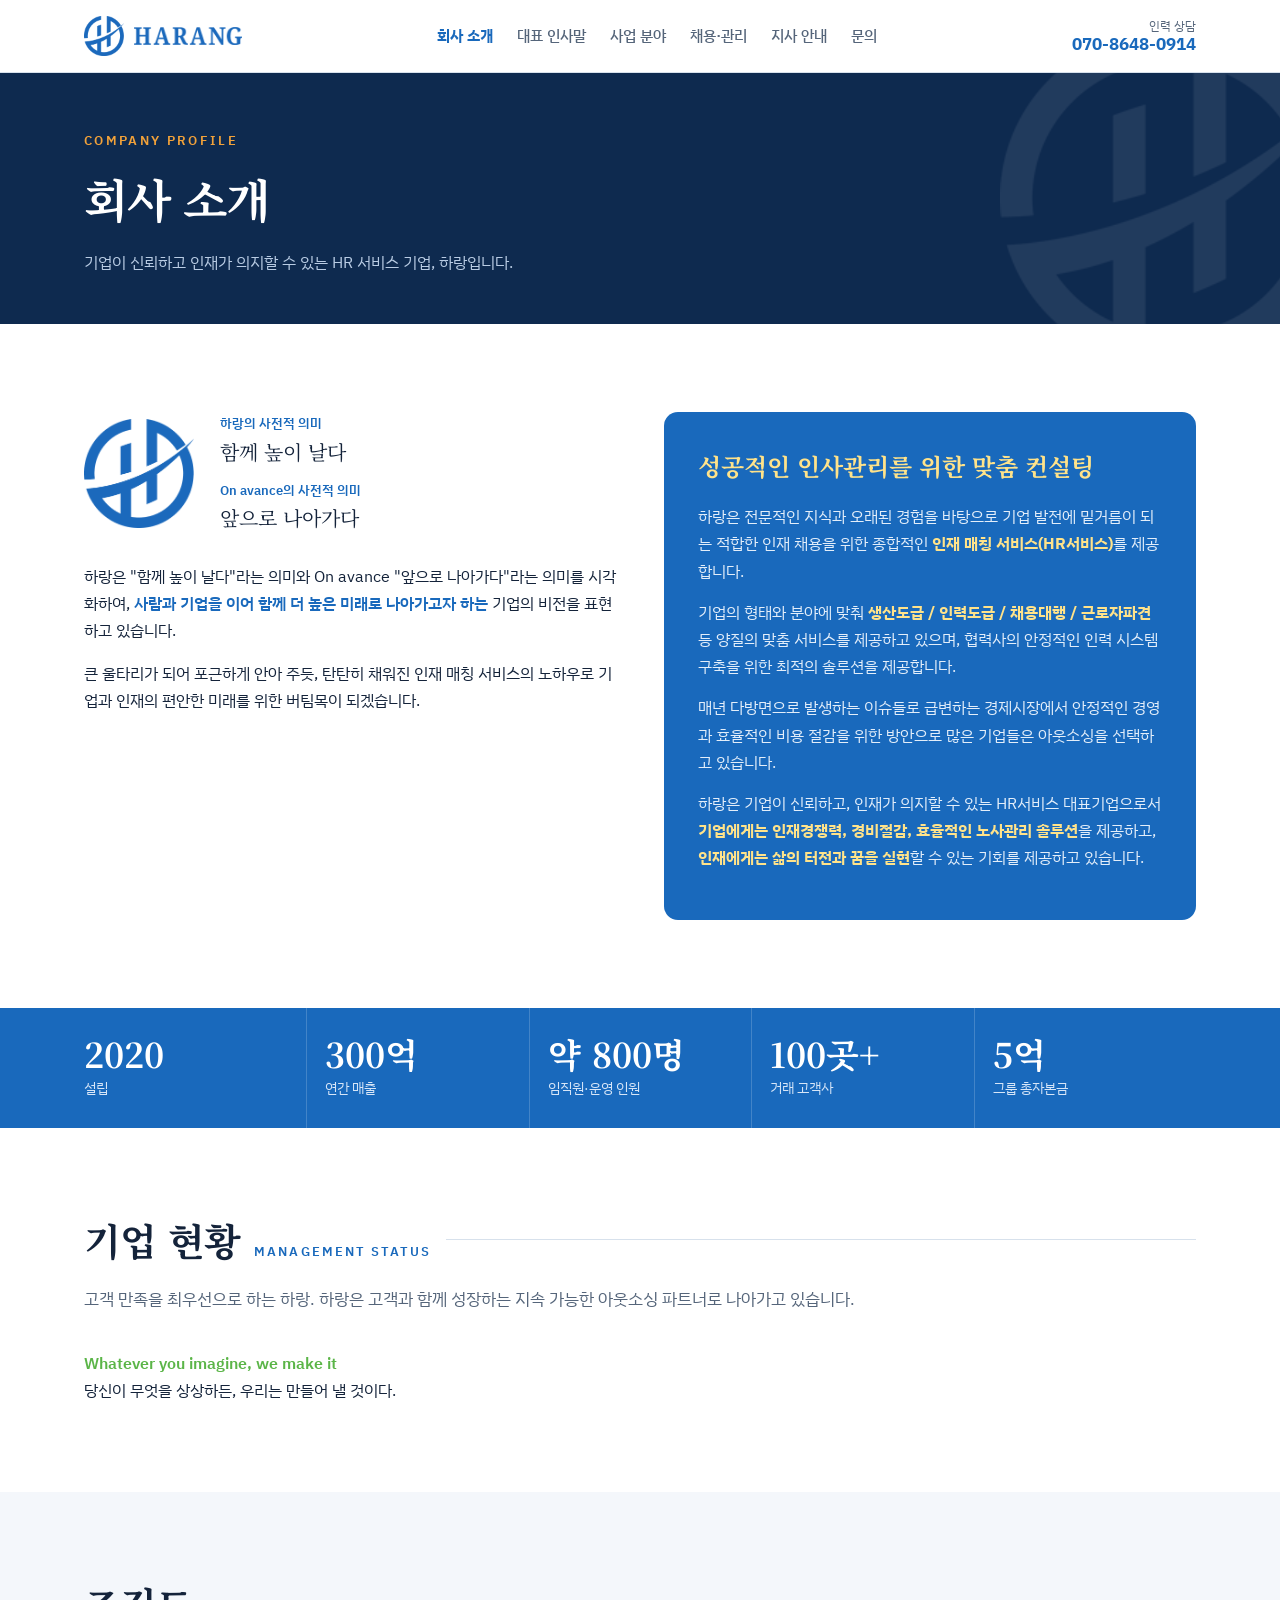
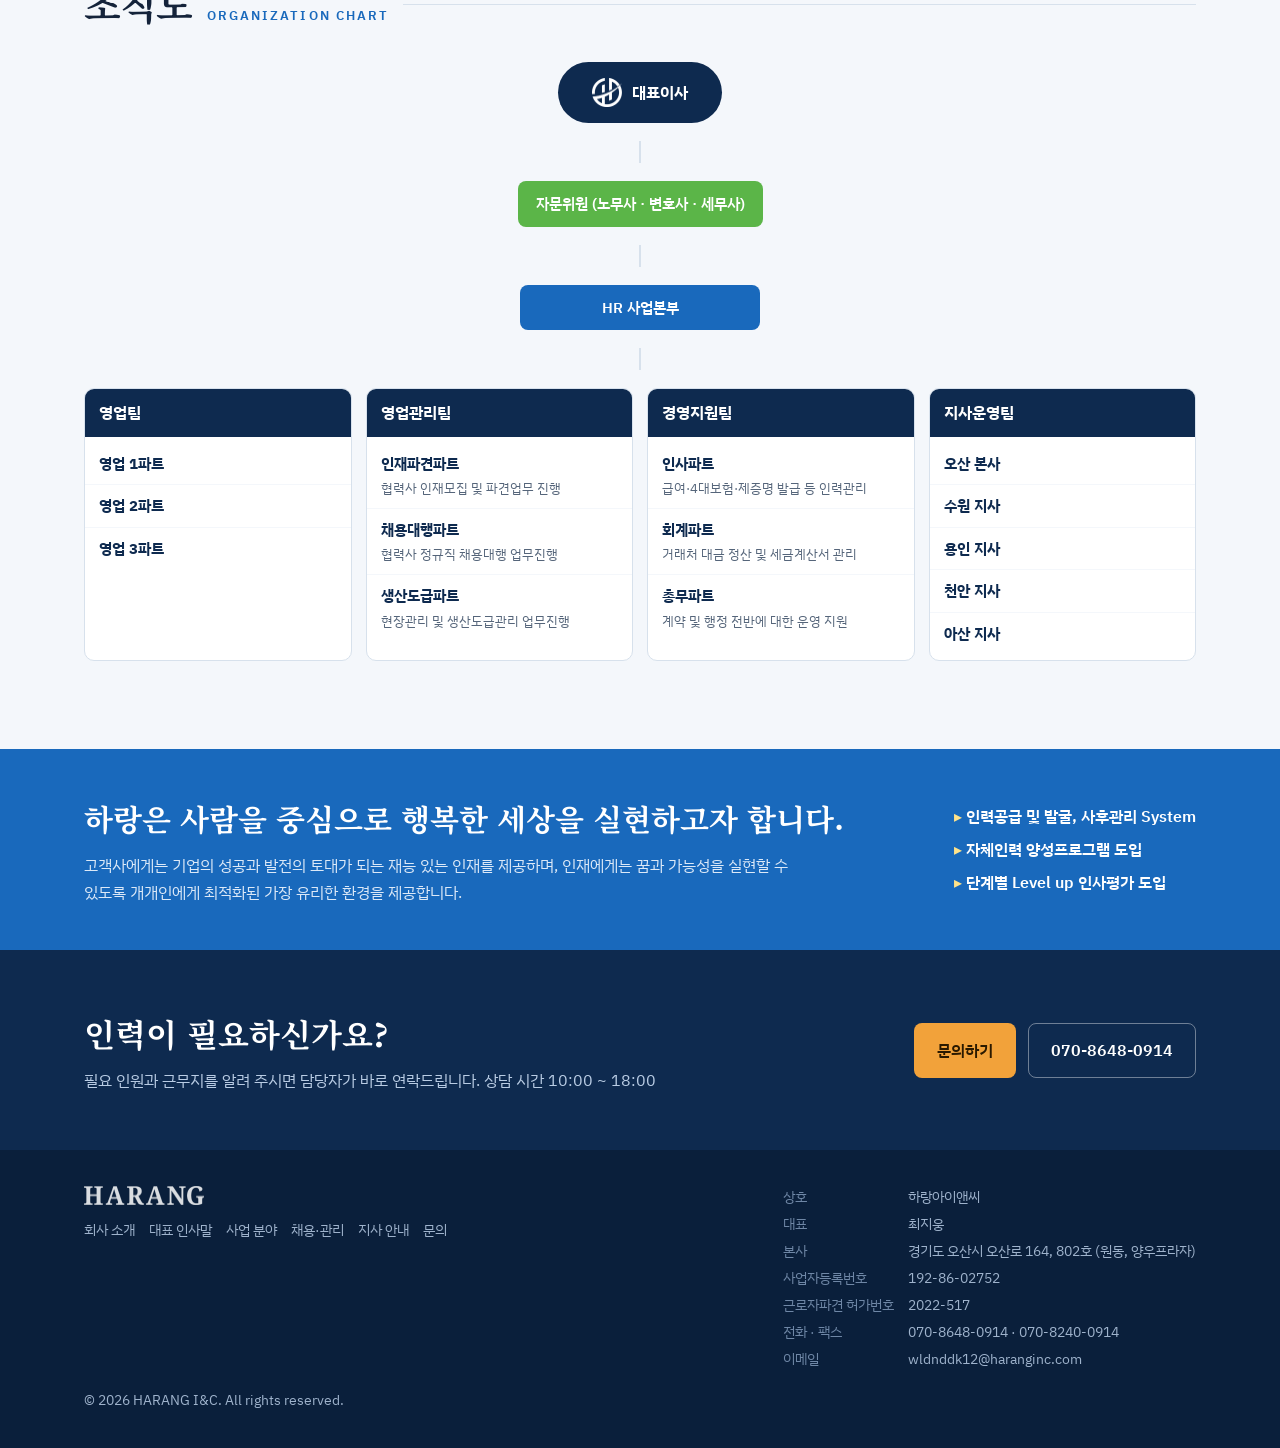
<file: about.html>
<!doctype html>
<html lang="ko">
<head>
<meta charset="utf-8">
<meta name="viewport" content="width=device-width, initial-scale=1">
<title>회사 소개 | 하랑아이앤씨</title>
<meta name="description" content="하랑아이앤씨 회사 소개, 기업 현황, 조직도, 팀 소개.">
<meta property="og:type" content="website">
<meta property="og:title" content="회사 소개 | 하랑아이앤씨">
<meta property="og:description" content="하랑아이앤씨 회사 소개, 기업 현황, 조직도, 팀 소개.">
<link rel="icon" type="image/png" href="[data-uri]">
<link rel="preconnect" href="https://fonts.googleapis.com">
<link rel="preconnect" href="https://fonts.gstatic.com" crossorigin>
<link href="https://fonts.googleapis.com/css2?family=Noto+Serif+KR:wght@600;700&family=IBM+Plex+Sans+KR:wght@400;500;600;700&display=swap" rel="stylesheet">
<style>
/* 하랑아이앤씨 홈페이지 공통 스타일
   Layout: 현장 배치표 — 왼쪽 정렬 섹션, 한국어 제목 + 영문 라벨(소개서 양식), 남색 히어로에 CI */
:root{
  --navy:#0E2A4F; --navy-2:#0A1F3B; --blue:#1969BC; --blue-2:#3F86D3; --sky:#EAF2FB; --paper:#FFFFFF; --mist:#F4F7FB;
  --ink:#14233A; --muted:#55657A; --line:#D7E1EC; --signal:#F2A23A; --green:#5BB548; --on-navy:#FFFFFF; --on-navy-muted:#B9CCE4;
  --serif:"Noto Serif KR","Nanum Myeongjo",serif;
  --sans:"IBM Plex Sans KR","Apple SD Gothic Neo","Malgun Gothic","Noto Sans KR",system-ui,sans-serif;
  color-scheme:light;
}
*,*::before,*::after{box-sizing:border-box}
html{scroll-behavior:smooth;scroll-padding-top:84px}
@media (prefers-reduced-motion:reduce){html{scroll-behavior:auto}}
body{margin:0;background:var(--paper);color:var(--ink);font-family:var(--sans);font-size:16px;line-height:1.7;-webkit-font-smoothing:antialiased}
a{color:inherit}
img{max-width:100%;display:block}
.wrap{max-width:1160px;margin:0 auto;padding-inline:24px}
@media (max-width:600px){.wrap{padding-inline:18px}}

/* header */
.top{position:sticky;top:0;z-index:20;background:rgba(255,255,255,.97);backdrop-filter:saturate(1.4) blur(8px);border-bottom:1px solid var(--line)}
.top .wrap{display:flex;align-items:center;justify-content:space-between;gap:16px;min-height:72px}
.brand{display:flex;align-items:center;gap:10px;text-decoration:none;flex:none}
.brand .s{width:40px;height:auto}.brand .w{width:108px;height:auto}
nav.menu{display:flex;gap:2px}
nav.menu a{text-decoration:none;color:var(--muted);font-weight:500;font-size:15px;padding:8px 11px;border-radius:6px;white-space:nowrap}
nav.menu a:hover{color:var(--blue);background:var(--sky)}
nav.menu a[aria-current="page"]{color:var(--blue);font-weight:700}
.tel{display:flex;flex-direction:column;align-items:flex-end;line-height:1.25;text-decoration:none;flex:none}
.tel small{font-size:12px;color:var(--muted)}
.tel b{font-size:17px;color:var(--blue);font-variant-numeric:tabular-nums}
.menu-btn{display:none;border:1px solid var(--line);background:var(--paper);border-radius:8px;padding:8px 12px;font:inherit;font-size:14px;cursor:pointer}
@media (max-width:1020px){
  .menu-btn{display:block}
  nav.menu{display:none;position:absolute;left:0;right:0;top:100%;background:var(--paper);border-bottom:1px solid var(--line);flex-direction:column;padding:8px 18px 16px}
  nav.menu.open{display:flex}
  nav.menu a{padding:12px 8px;font-size:16px;border-bottom:1px solid var(--mist)}
  .tel{display:none}
}
.btn{display:inline-flex;align-items:center;gap:8px;text-decoration:none;font-weight:600;border-radius:8px;padding:13px 22px;font-size:16px;border:1px solid transparent}
.btn.primary{background:var(--signal);color:#2B1A00}.btn.primary:hover{background:#F7B65C}
.btn.ghost{border-color:rgba(255,255,255,.4);color:var(--on-navy)}.btn.ghost:hover{background:rgba(255,255,255,.08)}
.btn.line{border-color:var(--blue);color:var(--blue)}.btn.line:hover{background:var(--sky)}
a:focus-visible,button:focus-visible{outline:3px solid var(--signal);outline-offset:2px}

/* hero (home) */
.hero{background:var(--navy);color:var(--on-navy);position:relative;overflow:hidden}
.hero .bg{position:absolute;right:-120px;top:50%;transform:translateY(-50%);width:min(680px,80vw);opacity:.07;filter:brightness(0) invert(1);pointer-events:none}
.hero .wrap{position:relative;padding-block:84px 76px}
.ci{display:flex;align-items:center;gap:clamp(16px,3vw,30px);margin-bottom:34px;flex-wrap:wrap}
.ci .s{width:clamp(96px,14vw,150px);filter:brightness(0) invert(1)}
.ci .w{width:clamp(220px,34vw,380px);filter:brightness(0) invert(1)}
.ci .tag{display:block;margin-top:10px;font-family:var(--sans);font-size:clamp(15px,1.8vw,20px);letter-spacing:.32em;color:#9CC4EE}
.hero .eyebrow{font-size:13px;letter-spacing:.14em;text-transform:uppercase;color:var(--on-navy-muted);font-weight:600;margin:0 0 16px}
.hero p.lead{font-size:clamp(17px,2vw,21px);color:#DCE7F5;max-width:36em;margin:0 0 32px}
.ctas{display:flex;gap:12px;flex-wrap:wrap}

/* page banner (sub pages) */
.banner{background:var(--navy);color:var(--on-navy);position:relative;overflow:hidden}
.banner .wrap{padding-block:56px 48px;position:relative}
.banner .bg{position:absolute;right:-60px;top:50%;transform:translateY(-50%);width:340px;opacity:.08;filter:brightness(0) invert(1)}
.banner h1{font-family:var(--serif);font-size:clamp(30px,4.4vw,46px);margin:0;letter-spacing:-.02em}
.banner .en{display:block;font-size:13px;letter-spacing:.18em;text-transform:uppercase;color:var(--signal);font-weight:600;margin-bottom:8px}
.banner p{margin:12px 0 0;color:var(--on-navy-muted);max-width:40em}

/* figures */
.figures{background:var(--blue);color:var(--on-navy)}
.figures ul{list-style:none;margin:0;padding:0;display:grid;grid-template-columns:repeat(5,minmax(0,1fr))}
.figures li{padding:26px 18px;border-left:1px solid rgba(255,255,255,.18)}
.figures li:first-child{border-left:0;padding-left:0}
.figures b{display:block;font-family:var(--serif);font-size:clamp(24px,3vw,34px);font-weight:700;font-variant-numeric:tabular-nums;line-height:1.2}
.figures span{font-size:14px;color:#D7E6F8}
@media (max-width:860px){.figures ul{grid-template-columns:repeat(2,minmax(0,1fr))}.figures li{border-left:0;padding:18px 0;border-top:1px solid rgba(255,255,255,.18)}.figures li:nth-child(-n+2){border-top:0}}

/* sections */
section.sec{padding-block:88px}
section.sec.alt{background:var(--mist)}
section.sec.tight{padding-block:64px}
.sec-head{display:flex;align-items:baseline;gap:14px;flex-wrap:wrap;margin-bottom:34px}
.sec-head h2{font-family:var(--serif);font-size:clamp(26px,3.2vw,38px);line-height:1.25;margin:0;letter-spacing:-.02em;text-wrap:balance}
.sec-head .en{font-size:13px;letter-spacing:.16em;text-transform:uppercase;color:var(--blue);font-weight:600}
.sec-head .rule{flex:1;min-width:40px;height:1px;background:var(--line);align-self:center}
.intro{max-width:46em;color:var(--muted);font-size:17px;margin:-12px 0 36px}
.prose p{margin:0 0 16px;max-width:42em}
.prose strong{color:var(--blue);font-weight:600}
@media (max-width:600px){section.sec{padding-block:60px}}
.grid2{display:grid;grid-template-columns:repeat(2,minmax(0,1fr));gap:48px;align-items:start}
@media (max-width:860px){.grid2{grid-template-columns:1fr;gap:32px}}

/* cards */
.cards4{display:grid;grid-template-columns:repeat(4,minmax(0,1fr));gap:16px}
@media (max-width:960px){.cards4{grid-template-columns:repeat(2,minmax(0,1fr))}}
@media (max-width:520px){.cards4{grid-template-columns:1fr}}
.card{background:var(--paper);border:1px solid var(--line);border-radius:10px;padding:26px 22px;min-width:0;display:flex;flex-direction:column;gap:8px}
a.card{text-decoration:none}a.card:hover{border-color:var(--blue)}
.card h3{font-size:20px;margin:0}.card small{font-size:12px;letter-spacing:.12em;text-transform:uppercase;color:var(--blue);font-weight:600}
.card p{margin:0;color:var(--muted);font-size:15px}
.card .more{margin-top:auto;padding-top:8px;color:var(--blue);font-weight:600;font-size:14px}

/* CI meaning */
.meaning{display:flex;gap:26px;align-items:center;flex-wrap:wrap;margin-bottom:28px}
.meaning img{width:110px}
.meaning dl{margin:0;display:grid;gap:10px}
.meaning dt{font-size:13px;color:var(--blue);font-weight:600}
.meaning dd{margin:0;font-family:var(--serif);font-size:20px}
.consult{background:var(--blue);color:var(--on-navy);border-radius:14px;padding:34px}
.consult h3{font-family:var(--serif);font-size:24px;margin:0 0 16px;color:#FFE38A}
.consult p{margin:0 0 14px;color:#E3EEFA}
.consult strong{color:#FFE38A}

/* org chart */
.org{display:grid;gap:18px;justify-items:center}
.org .ceo{background:var(--navy);color:#fff;border-radius:999px;padding:16px 34px;font-weight:700;display:flex;align-items:center;gap:10px}
.org .ceo img{width:30px;filter:brightness(0) invert(1)}
.org .row{display:flex;gap:14px;flex-wrap:wrap;justify-content:center}
.org .pill{border-radius:8px;padding:10px 18px;font-weight:600;font-size:15px}
.org .pill.green{background:var(--green);color:#fff}.org .pill.navy{background:var(--blue);color:#fff;min-width:240px;text-align:center}
.org .depts{display:grid;grid-template-columns:repeat(4,minmax(0,1fr));gap:14px;width:100%}
@media (max-width:960px){.org .depts{grid-template-columns:repeat(2,minmax(0,1fr))}}
@media (max-width:520px){.org .depts{grid-template-columns:1fr}}
.dept{border:1px solid var(--line);border-radius:10px;overflow:hidden;background:var(--paper)}
.dept h4{margin:0;background:var(--navy);color:#fff;padding:10px 14px;font-size:16px}
.dept ul{list-style:none;margin:0;padding:6px 0}
.dept li{padding:8px 14px;border-bottom:1px solid var(--mist);font-size:14px}
.dept li:last-child{border-bottom:0}
.dept li b{display:block;font-size:15px;color:var(--navy)}
.dept li span{color:var(--muted);font-size:13px}
.vline{width:2px;height:22px;background:var(--line)}

/* vision band */
.vision{background:var(--blue);color:#fff}
.vision .wrap{padding-block:44px;display:flex;gap:30px;flex-wrap:wrap;justify-content:space-between;align-items:center}
.vision h3{font-family:var(--serif);font-size:clamp(22px,2.6vw,30px);margin:0 0 8px}
.vision p{margin:0;color:#DCE9F8;max-width:44em}
.vision ul{margin:0;padding:0;list-style:none;display:grid;gap:6px;font-weight:600}
.vision ul li::before{content:"▸ ";color:#FFE38A}

/* greeting */
.letter{display:grid;grid-template-columns:minmax(0,.8fr) minmax(0,1.2fr);gap:56px;align-items:start}
@media (max-width:860px){.letter{grid-template-columns:1fr;gap:28px}}
.letter .lead{font-family:var(--serif);font-size:clamp(26px,3.4vw,38px);line-height:1.4;margin:0;color:var(--navy)}
.letter .lead small{display:block;font-family:var(--sans);font-size:15px;color:var(--blue);font-weight:600;letter-spacing:.1em;margin-bottom:12px}
.letter .text p{margin:0 0 18px;font-size:17px;color:#2B3A50}
.sign{margin-top:30px;display:flex;justify-content:flex-end;align-items:flex-end;gap:14px;color:var(--muted);font-size:15px}
.sign b{font-family:var(--serif);font-size:28px;color:var(--ink);letter-spacing:.24em;line-height:1.2}
.sign .hanja{display:block;font-family:var(--serif);font-size:16px;letter-spacing:.3em;color:var(--muted)}

/* services */
.svc{display:grid;grid-template-columns:minmax(0,1fr) minmax(0,1fr);gap:40px;align-items:start;padding-block:56px;border-top:1px solid var(--line)}
.svc:first-of-type{border-top:0;padding-top:8px}
@media (max-width:860px){.svc{grid-template-columns:1fr;gap:24px}}
.svc .num{font-family:var(--serif);color:var(--blue);font-size:20px;font-weight:700}
.svc h3{font-family:var(--serif);font-size:30px;margin:2px 0 4px}
.svc h3 small{font-family:var(--sans);font-size:14px;color:var(--muted);font-weight:500;margin-left:8px}
.svc p{margin:0 0 14px;color:#33445C}
.svc .note{color:var(--blue);font-size:15px}
.diagram{background:var(--sky);border-radius:14px;padding:18px}
.diagram svg{width:100%;height:auto;display:block}
.diagram .cap{margin:10px 0 0;text-align:center;font-size:14px;color:var(--muted)}
.fx h4{margin:18px 0 8px;font-size:16px;color:var(--navy)}
.fx ul{margin:0;padding:0;list-style:none;display:grid;grid-template-columns:repeat(2,minmax(0,1fr));gap:6px 18px}
.fx li{font-size:15px;padding-left:14px;position:relative}
.fx li::before{content:"";position:absolute;left:0;top:.72em;width:6px;height:6px;border-radius:50%;background:var(--blue)}
.fx3{display:grid;grid-template-columns:repeat(3,minmax(0,1fr));gap:12px;margin-top:10px}
@media (max-width:600px){.fx3{grid-template-columns:1fr}}
.fx3 div{background:var(--sky);border-radius:10px;overflow:hidden}
.fx3 h5{margin:0;background:var(--navy);color:#fff;text-align:center;padding:10px;font-size:15px}
.fx3 ul{display:block;padding:12px 14px}
.fx3 li{margin:4px 0}
.types{margin:0;padding:0;list-style:none;display:grid;gap:6px}
.types b{color:var(--navy)}

/* necessity */
.need{display:grid;grid-template-columns:minmax(0,1.3fr) minmax(0,1fr);gap:24px}
@media (max-width:860px){.need{grid-template-columns:1fr}}
.aspect{border:2px solid var(--blue);border-radius:14px;padding:20px 22px;background:var(--paper)}
.aspect h4{display:inline-block;margin:0 0 10px;background:var(--blue);color:#fff;border-radius:999px;padding:4px 16px;font-size:16px}
.aspect ul{margin:0;padding-left:18px;color:#33445C;font-size:15px}
.stack{display:grid;gap:14px}
.box{border-radius:14px;padding:22px;color:#fff}
.box.o{background:#E9673C}.box.g{background:#2F9B48}
.box h4{margin:0 0 8px;font-size:20px;color:#FFF3B0}
.box p{margin:0;font-size:15px;color:#fff}
.slogan{margin-top:30px;text-align:center}
.slogan p{margin:0;color:var(--muted)}
.slogan b{display:block;font-family:var(--serif);font-size:clamp(20px,2.6vw,28px);color:var(--navy);margin-top:8px}

/* diff */
.diff{display:grid;grid-template-columns:repeat(4,minmax(0,1fr));gap:16px}
@media (max-width:960px){.diff{grid-template-columns:repeat(2,minmax(0,1fr))}}
@media (max-width:480px){.diff{grid-template-columns:1fr}}
.diff div{border-radius:12px;border-top:6px solid var(--blue);background:var(--paper);box-shadow:0 1px 0 var(--line);border-left:1px solid var(--line);border-right:1px solid var(--line);border-bottom:1px solid var(--line);padding:22px}
.diff div:nth-child(2n){border-top-color:var(--green)}
.diff h3{margin:0;font-size:20px;color:var(--blue)}.diff div:nth-child(2n) h3{color:#3E8F2F}
.diff small{display:block;font-size:12px;letter-spacing:.1em;text-transform:uppercase;color:var(--muted);margin-bottom:10px}
.diff p{margin:0;font-size:15px;color:#33445C}
.quote{margin-top:28px;background:var(--navy);color:#fff;border-radius:12px;padding:24px 28px}
.quote b{font-family:var(--serif);font-size:22px;display:block;margin-bottom:4px}
.quote span{color:var(--on-navy-muted)}

/* process */
.steps{list-style:none;margin:0;padding:0;display:grid;gap:12px;counter-reset:s}
.steps>li{display:grid;grid-template-columns:minmax(180px,.35fr) minmax(0,1fr);border-radius:10px;overflow:hidden;border:1px solid var(--line);counter-increment:s}
@media (max-width:640px){.steps>li{grid-template-columns:1fr}}
.steps h3{margin:0;background:var(--blue);color:#fff;padding:18px 20px;font-size:18px}
.steps h3::before{content:"0" counter(s) ". ";font-family:var(--serif)}
.steps ul{margin:0;padding:16px 20px 16px 36px;background:var(--sky);color:#2B3A50;font-size:15px}
.channels{margin:0;padding:0;list-style:none;display:grid;grid-template-columns:repeat(2,minmax(0,1fr));gap:10px 24px}
@media (max-width:640px){.channels{grid-template-columns:1fr}}
.channels li{padding:12px 16px;border-left:3px solid var(--blue);background:var(--paper);font-size:15.5px}
.mgmt{display:grid;grid-template-columns:repeat(2,minmax(0,1fr));gap:18px}
@media (max-width:760px){.mgmt{grid-template-columns:1fr}}
.mgmt div{border:1px solid var(--line);border-radius:10px;padding:20px 22px;background:var(--paper)}
.mgmt h3{margin:0 0 8px;font-size:18px;color:var(--navy)}
.mgmt ul{margin:0;padding-left:18px;color:#33445C;font-size:15px}

/* network */
.branches{display:grid;grid-template-columns:repeat(2,minmax(0,1fr));gap:18px}
@media (max-width:860px){.branches{grid-template-columns:1fr}}
.branch{border:1px solid var(--line);border-radius:12px;padding:26px;background:var(--paper)}
.branch.hq{border:2px solid var(--blue);grid-column:1/-1}
.branch .tag{display:inline-block;font-size:12px;font-weight:700;letter-spacing:.08em;color:#fff;background:var(--blue);border-radius:4px;padding:2px 8px}
.branch.hq .tag{background:var(--signal);color:#2B1A00}
.branch h3{font-family:var(--serif);font-size:26px;margin:10px 0 8px}
.branch p{margin:0 0 6px;color:var(--muted);font-size:15px}
.branch a{color:var(--blue);font-weight:600;font-size:14px}

/* contact */
.contact-cards{display:grid;grid-template-columns:repeat(2,minmax(0,1fr));gap:20px}
@media (max-width:760px){.contact-cards{grid-template-columns:1fr}}
.ccard{border:1px solid var(--line);border-radius:12px;padding:30px;background:var(--paper)}
.ccard h3{font-family:var(--serif);font-size:24px;margin:0 0 8px}
.ccard p{margin:0 0 18px;color:var(--muted)}
.ccard .num{display:block;font-size:clamp(26px,3vw,34px);font-weight:700;color:var(--blue);text-decoration:none;font-variant-numeric:tabular-nums}
.info{margin-top:28px;display:grid;grid-template-columns:auto 1fr;gap:10px 22px;border-top:1px solid var(--line);padding-top:24px}
.info dt{color:var(--muted);font-size:14px}.info dd{margin:0}

/* cta band */
.cta{background:var(--navy);color:#fff}
.cta .wrap{padding-block:56px;display:flex;justify-content:space-between;align-items:center;gap:24px;flex-wrap:wrap}
.cta h2{font-family:var(--serif);font-size:clamp(22px,2.8vw,32px);margin:0 0 6px}
.cta p{margin:0;color:var(--on-navy-muted)}

footer{background:var(--navy-2);color:#9FB3CC;font-size:13.5px}
footer .wrap{padding-block:36px;display:flex;flex-wrap:wrap;gap:18px 40px;justify-content:space-between}
footer dl{margin:0;display:grid;grid-template-columns:auto 1fr;gap:4px 14px}
footer dt{color:#6F87A6}footer dd{margin:0}
footer .fb img{width:120px;filter:brightness(0) invert(1);opacity:.85}
footer nav{display:flex;flex-wrap:wrap;gap:4px 14px;margin-top:14px}
footer nav a{text-decoration:none;color:#9FB3CC}footer nav a:hover{color:#fff}

</style>
</head>
<body>
<header class="top">
  <div class="wrap">
    <a class="brand" href="index.html" aria-label="하랑아이앤씨 홈"><img class="s" src="[data-uri]" alt=""><img class="w" src="[data-uri]" alt="HARANG"></a>
    <nav class="menu" id="menu" aria-label="주요 메뉴"><a href="about.html" aria-current="page">회사 소개</a><a href="greeting.html">대표 인사말</a><a href="business.html">사업 분야</a><a href="process.html">채용·관리</a><a href="network.html">지사 안내</a><a href="contact.html">문의</a></nav>
    <a class="tel" href="tel:07086480914"><small>인력 상담</small><b>070-8648-0914</b></a>
    <button class="menu-btn" type="button" aria-expanded="false" aria-controls="menu" onclick="var m=document.getElementById('menu');var o=m.classList.toggle('open');this.setAttribute('aria-expanded',o);this.textContent=o?'닫기':'메뉴';">메뉴</button>
  </div>
</header>
<main>

<section class="banner"><img class="bg" src="[data-uri]" alt=""><div class="wrap"><span class="en">Company Profile</span><h1>회사 소개</h1><p>기업이 신뢰하고 인재가 의지할 수 있는 HR 서비스 기업, 하랑입니다.</p></div></section>
<section class="sec">
  <div class="wrap grid2">
    <div class="prose">
      <div class="meaning"><img src="[data-uri]" alt="하랑 CI">
        <dl><div><dt>하랑의 사전적 의미</dt><dd>함께 높이 날다</dd></div><div><dt>On avance의 사전적 의미</dt><dd>앞으로 나아가다</dd></div></dl></div>
      <p>하랑은 "함께 높이 날다"라는 의미와 On avance "앞으로 나아가다"라는 의미를 시각화하여, <strong>사람과 기업을 이어 함께 더 높은 미래로 나아가고자 하는</strong> 기업의 비전을 표현하고 있습니다.</p>
      <p>큰 울타리가 되어 포근하게 안아 주듯, 탄탄히 채워진 인재 매칭 서비스의 노하우로 기업과 인재의 편안한 미래를 위한 버팀목이 되겠습니다.</p>
    </div>
    <div class="consult">
      <h3>성공적인 인사관리를 위한 맞춤 컨설팅</h3>
      <p>하랑은 전문적인 지식과 오래된 경험을 바탕으로 기업 발전에 밑거름이 되는 적합한 인재 채용을 위한 종합적인 <strong>인재 매칭 서비스(HR서비스)</strong>를 제공합니다.</p>
      <p>기업의 형태와 분야에 맞춰 <strong>생산도급 / 인력도급 / 채용대행 / 근로자파견</strong> 등 양질의 맞춤 서비스를 제공하고 있으며, 협력사의 안정적인 인력 시스템 구축을 위한 최적의 솔루션을 제공합니다.</p>
      <p>매년 다방면으로 발생하는 이슈들로 급변하는 경제시장에서 안정적인 경영과 효율적인 비용 절감을 위한 방안으로 많은 기업들은 아웃소싱을 선택하고 있습니다.</p>
      <p>하랑은 기업이 신뢰하고, 인재가 의지할 수 있는 HR서비스 대표기업으로서 <strong>기업에게는 인재경쟁력, 경비절감, 효율적인 노사관리 솔루션</strong>을 제공하고, <strong>인재에게는 삶의 터전과 꿈을 실현</strong>할 수 있는 기회를 제공하고 있습니다.</p>
    </div>
  </div>
</section>
<div class="figures" aria-label="기업 현황"><div class="wrap"><ul>
<li><b>2020</b><span>설립</span></li><li><b>300억</b><span>연간 매출</span></li><li><b>약 800명</b><span>임직원·운영 인원</span></li>
<li><b>100곳+</b><span>거래 고객사</span></li><li><b>5억</b><span>그룹 총자본금</span></li></ul></div></div>
<section class="sec">
  <div class="wrap">
    <div class="sec-head"><h2>기업 현황</h2><span class="en">Management Status</span><span class="rule"></span></div>
    <p class="intro">고객 만족을 최우선으로 하는 하랑. 하랑은 고객과 함께 성장하는 지속 가능한 아웃소싱 파트너로 나아가고 있습니다.</p>
    <p style="margin:0;color:var(--green);font-weight:600">Whatever you imagine, we make it</p>
    <p style="margin:0">당신이 무엇을 상상하든, 우리는 만들어 낼 것이다.</p>
  </div>
</section>
<section class="sec alt">
  <div class="wrap">
    <div class="sec-head"><h2>조직도</h2><span class="en">Organization Chart</span><span class="rule"></span></div>
    <div class="org">
      <div class="ceo"><img src="[data-uri]" alt="">대표이사</div>
      <div class="vline"></div>
      <div class="row"><span class="pill green">자문위원 (노무사 · 변호사 · 세무사)</span></div>
      <div class="vline"></div>
      <div class="row"><span class="pill navy">HR 사업본부</span></div>
      <div class="vline"></div>
      <div class="depts">
        <div class="dept"><h4>영업팀</h4><ul><li><b>영업 1파트</b></li><li><b>영업 2파트</b></li><li><b>영업 3파트</b></li></ul></div>
        <div class="dept"><h4>영업관리팀</h4><ul><li><b>인재파견파트</b><span>협력사 인재모집 및 파견업무 진행</span></li><li><b>채용대행파트</b><span>협력사 정규직 채용대행 업무진행</span></li><li><b>생산도급파트</b><span>현장관리 및 생산도급관리 업무진행</span></li></ul></div>
        <div class="dept"><h4>경영지원팀</h4><ul><li><b>인사파트</b><span>급여·4대보험·제증명 발급 등 인력관리</span></li><li><b>회계파트</b><span>거래처 대금 정산 및 세금계산서 관리</span></li><li><b>총무파트</b><span>계약 및 행정 전반에 대한 운영 지원</span></li></ul></div>
        <div class="dept"><h4>지사운영팀</h4><ul><li><b>오산 본사</b></li><li><b>수원 지사</b></li><li><b>용인 지사</b></li><li><b>천안 지사</b></li><li><b>아산 지사</b></li></ul></div>
      </div>
    </div>
  </div>
</section>
<section class="vision"><div class="wrap">
  <div><h3>하랑은 사람을 중심으로 행복한 세상을 실현하고자 합니다.</h3>
  <p>고객사에게는 기업의 성공과 발전의 토대가 되는 재능 있는 인재를 제공하며, 인재에게는 꿈과 가능성을 실현할 수 있도록 개개인에게 최적화된 가장 유리한 환경을 제공합니다.</p></div>
  <ul><li>인력공급 및 발굴, 사후관리 System</li><li>자체인력 양성프로그램 도입</li><li>단계별 Level up 인사평가 도입</li></ul>
</div></section>
<section class="cta"><div class="wrap"><div><h2>인력이 필요하신가요?</h2><p>필요 인원과 근무지를 알려 주시면 담당자가 바로 연락드립니다. 상담 시간 10:00 ~ 18:00</p></div>
<div class="ctas"><a class="btn primary" href="contact.html">문의하기</a><a class="btn ghost" href="tel:07086480914">070-8648-0914</a></div></div></section>
</main>
<footer>
  <div class="wrap">
    <div class="fb"><img src="[data-uri]" alt="HARANG"><nav aria-label="하단 메뉴"><a href="about.html">회사 소개</a><a href="greeting.html">대표 인사말</a><a href="business.html">사업 분야</a><a href="process.html">채용·관리</a><a href="network.html">지사 안내</a><a href="contact.html">문의</a></nav></div>
    <dl>
      <dt>상호</dt><dd>하랑아이앤씨</dd>
      <dt>대표</dt><dd>최지웅</dd>
      <dt>본사</dt><dd>경기도 오산시 오산로 164, 802호 (원동, 양우프라자)</dd>
      <dt>사업자등록번호</dt><dd>192-86-02752</dd>
      <dt>근로자파견 허가번호</dt><dd>2022-517</dd>
      <dt>전화 · 팩스</dt><dd>070-8648-0914 · 070-8240-0914</dd>
      <dt>이메일</dt><dd>wldnddk12@haranginc.com</dd>
    </dl>
    <p style="margin:0;align-self:flex-end">© 2026 HARANG I&amp;C. All rights reserved.</p>
  </div>
</footer>

</body>
</html>
</file>
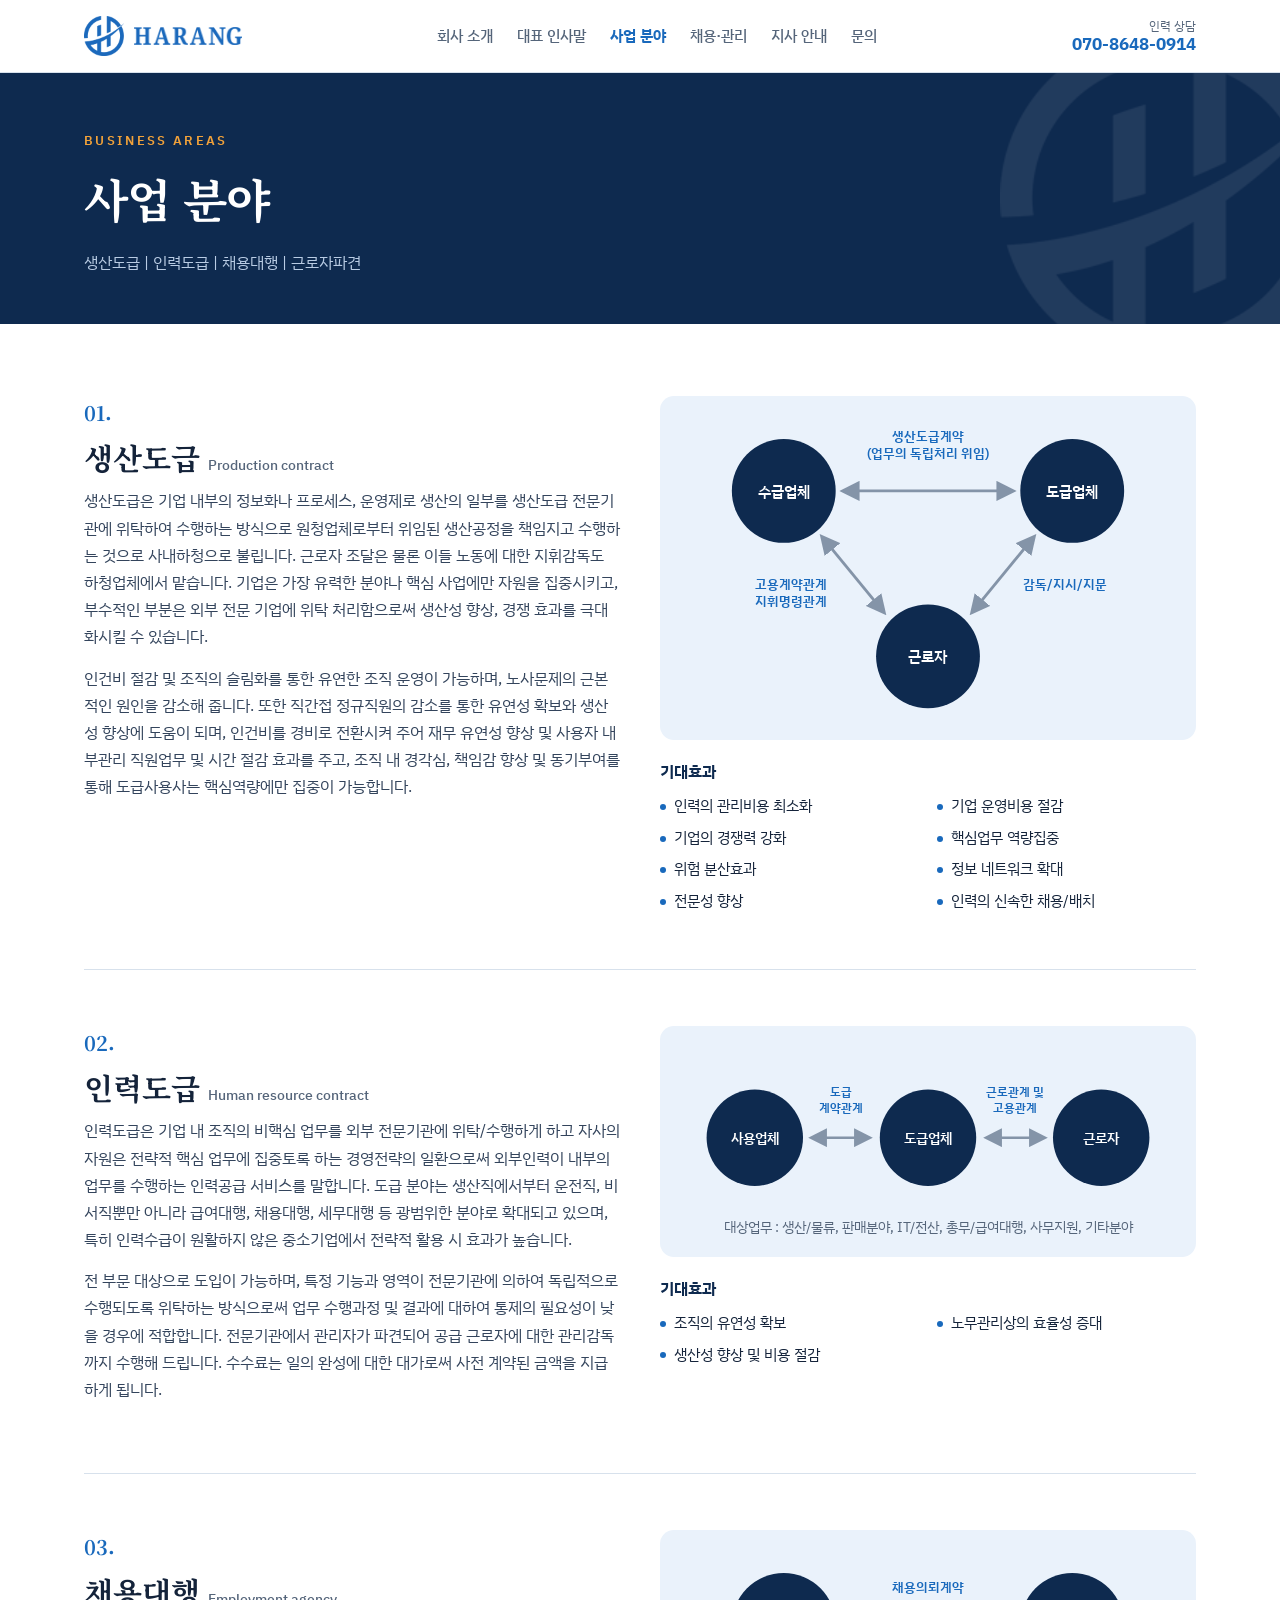
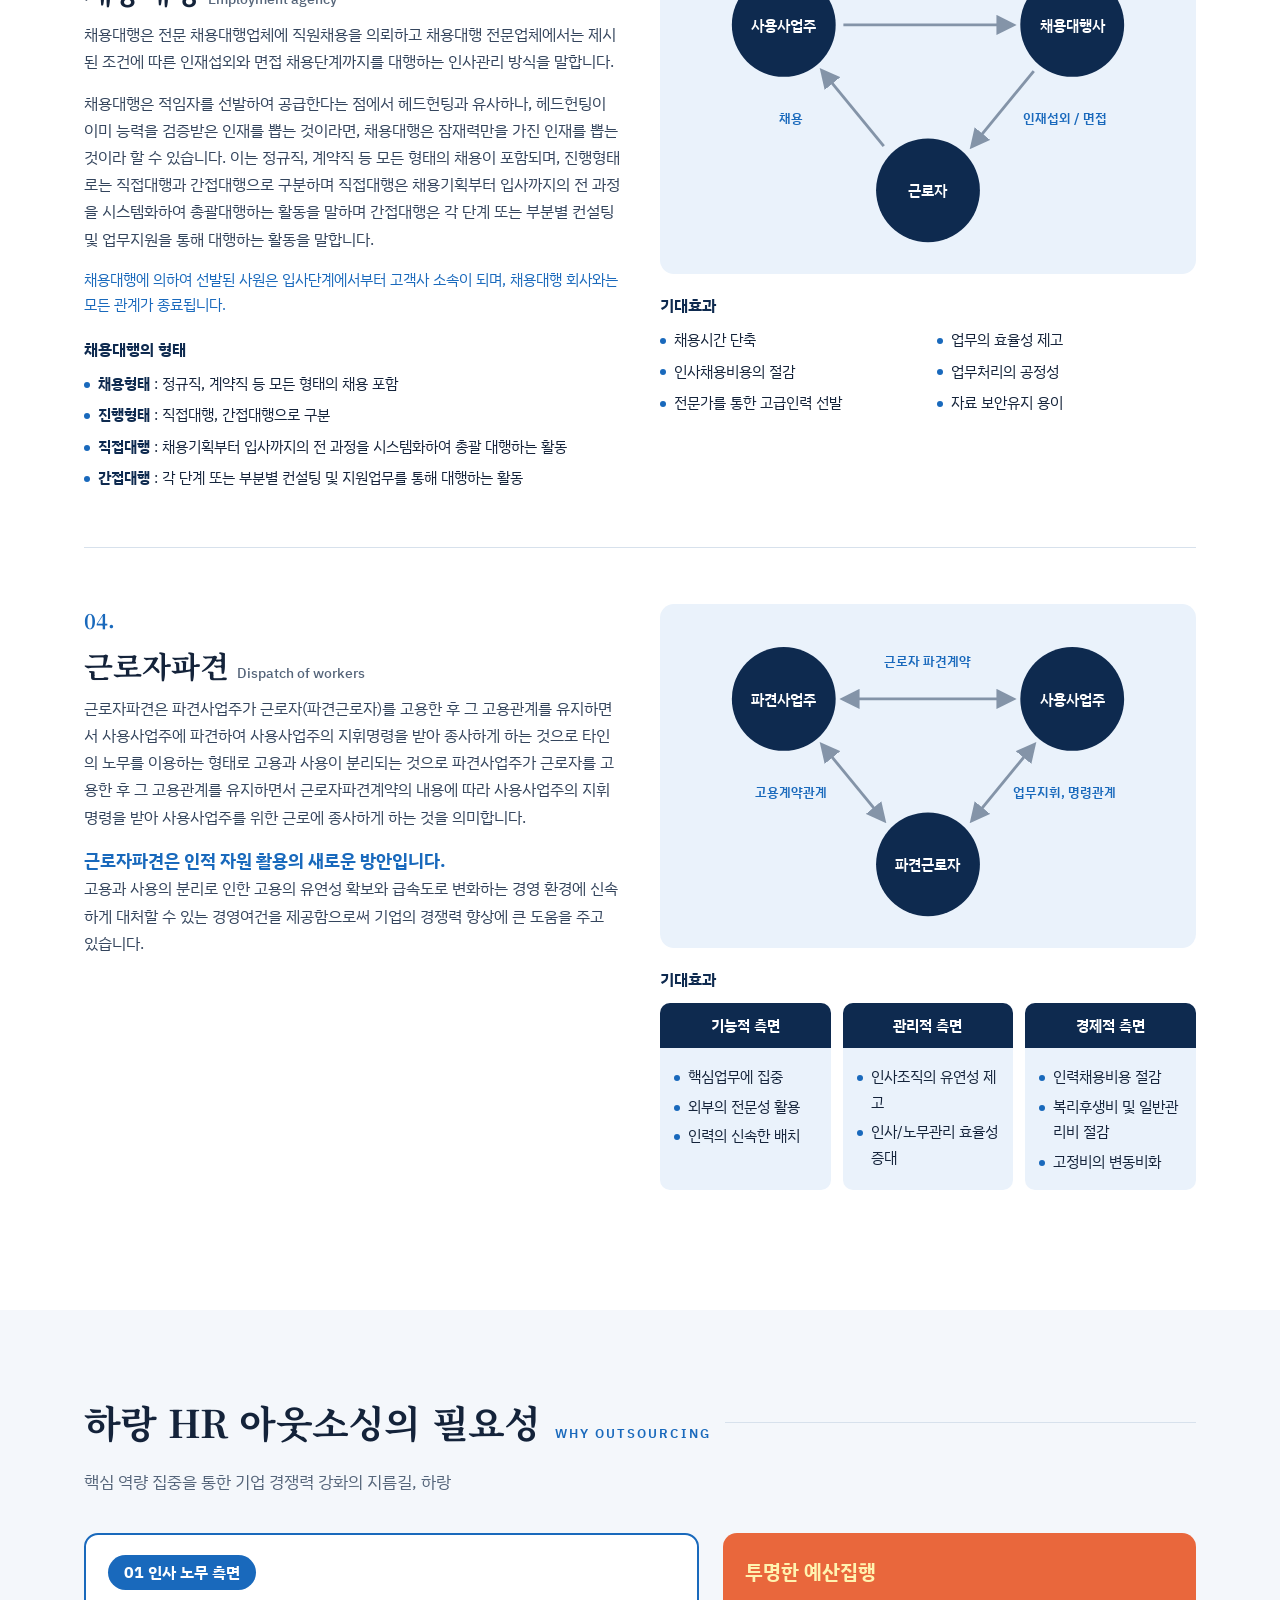
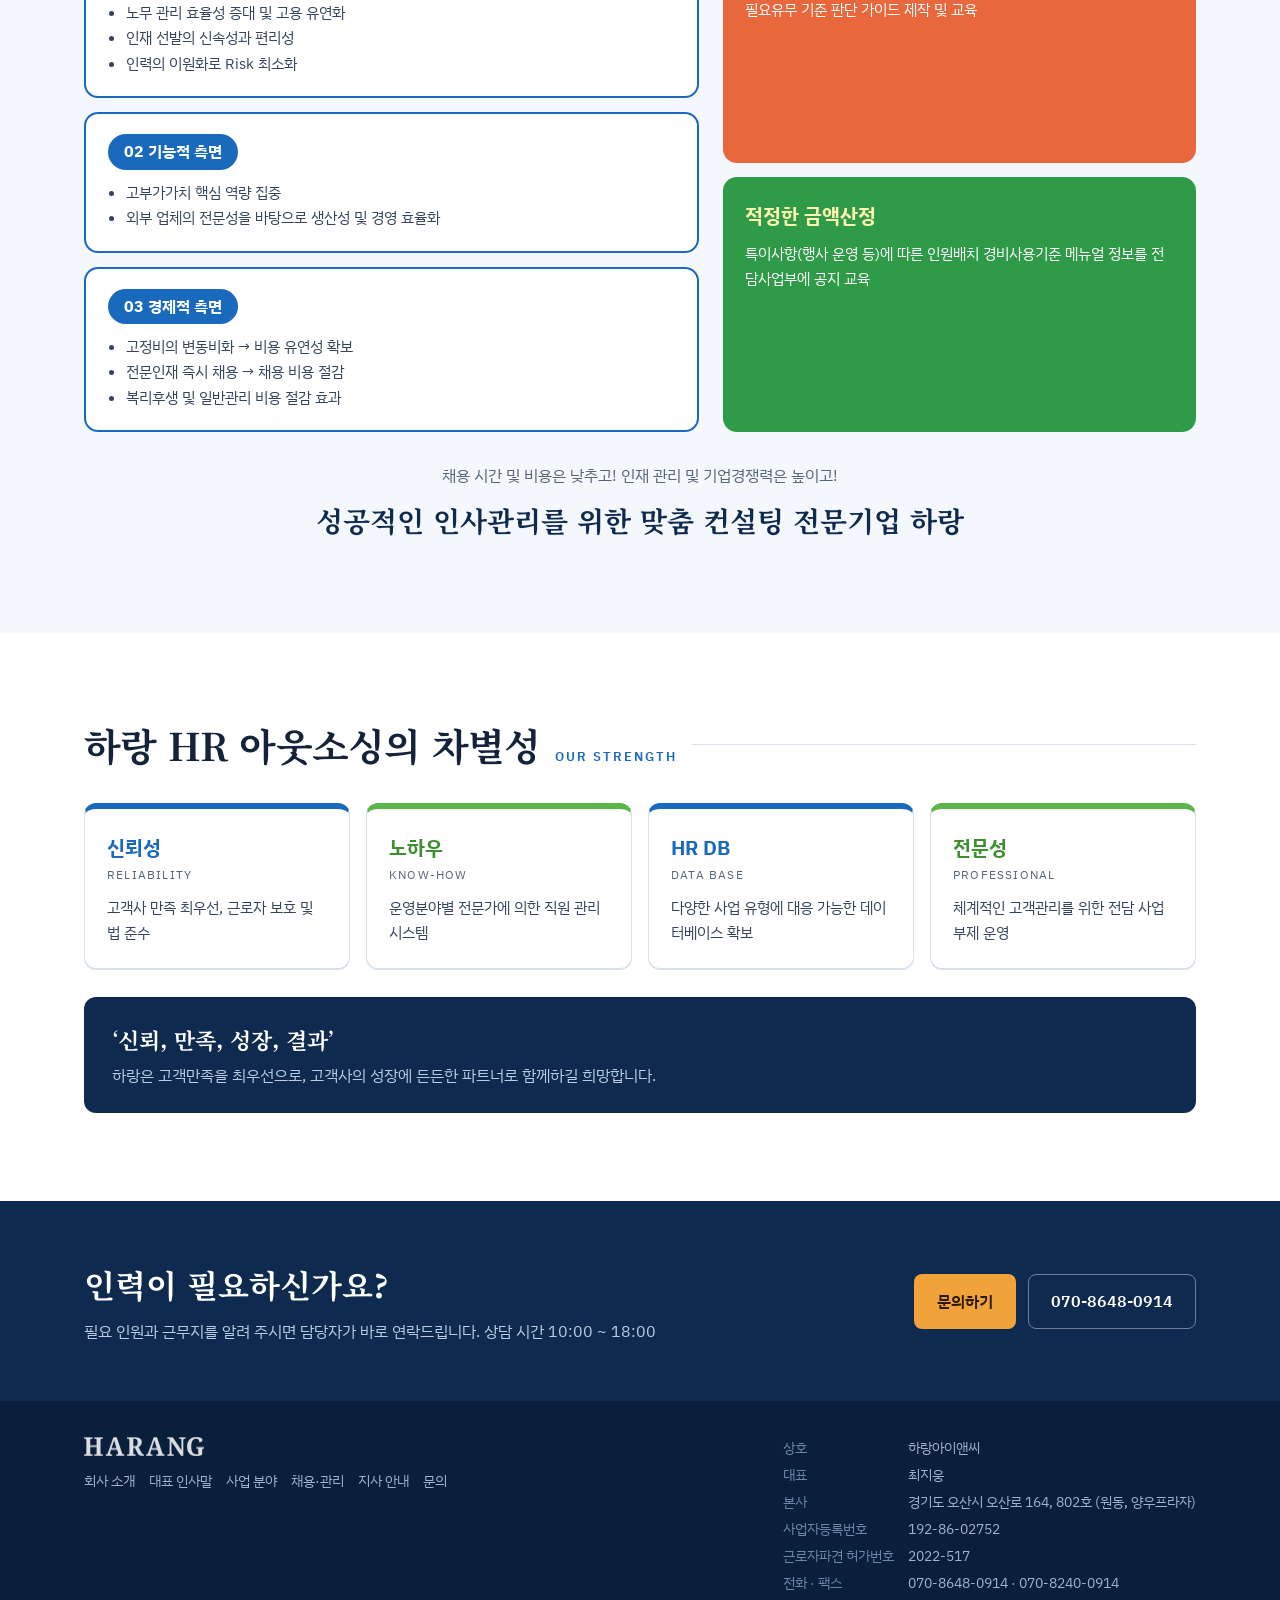
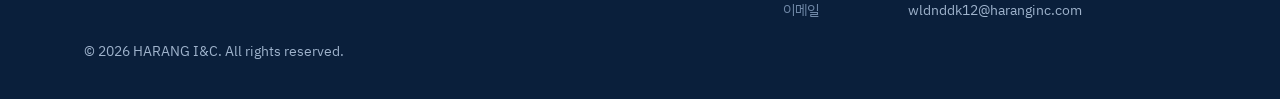
<file: business.html>
<!doctype html>
<html lang="ko">
<head>
<meta charset="utf-8">
<meta name="viewport" content="width=device-width, initial-scale=1">
<title>사업 분야 | 하랑아이앤씨</title>
<meta name="description" content="생산도급, 인력도급, 채용대행, 근로자파견. 하랑 HR 아웃소싱의 필요성과 차별성.">
<meta property="og:type" content="website">
<meta property="og:title" content="사업 분야 | 하랑아이앤씨">
<meta property="og:description" content="생산도급, 인력도급, 채용대행, 근로자파견. 하랑 HR 아웃소싱의 필요성과 차별성.">
<link rel="icon" type="image/png" href="[data-uri]">
<link rel="preconnect" href="https://fonts.googleapis.com">
<link rel="preconnect" href="https://fonts.gstatic.com" crossorigin>
<link href="https://fonts.googleapis.com/css2?family=Noto+Serif+KR:wght@600;700&family=IBM+Plex+Sans+KR:wght@400;500;600;700&display=swap" rel="stylesheet">
<style>
/* 하랑아이앤씨 홈페이지 공통 스타일
   Layout: 현장 배치표 — 왼쪽 정렬 섹션, 한국어 제목 + 영문 라벨(소개서 양식), 남색 히어로에 CI */
:root{
  --navy:#0E2A4F; --navy-2:#0A1F3B; --blue:#1969BC; --blue-2:#3F86D3; --sky:#EAF2FB; --paper:#FFFFFF; --mist:#F4F7FB;
  --ink:#14233A; --muted:#55657A; --line:#D7E1EC; --signal:#F2A23A; --green:#5BB548; --on-navy:#FFFFFF; --on-navy-muted:#B9CCE4;
  --serif:"Noto Serif KR","Nanum Myeongjo",serif;
  --sans:"IBM Plex Sans KR","Apple SD Gothic Neo","Malgun Gothic","Noto Sans KR",system-ui,sans-serif;
  color-scheme:light;
}
*,*::before,*::after{box-sizing:border-box}
html{scroll-behavior:smooth;scroll-padding-top:84px}
@media (prefers-reduced-motion:reduce){html{scroll-behavior:auto}}
body{margin:0;background:var(--paper);color:var(--ink);font-family:var(--sans);font-size:16px;line-height:1.7;-webkit-font-smoothing:antialiased}
a{color:inherit}
img{max-width:100%;display:block}
.wrap{max-width:1160px;margin:0 auto;padding-inline:24px}
@media (max-width:600px){.wrap{padding-inline:18px}}

/* header */
.top{position:sticky;top:0;z-index:20;background:rgba(255,255,255,.97);backdrop-filter:saturate(1.4) blur(8px);border-bottom:1px solid var(--line)}
.top .wrap{display:flex;align-items:center;justify-content:space-between;gap:16px;min-height:72px}
.brand{display:flex;align-items:center;gap:10px;text-decoration:none;flex:none}
.brand .s{width:40px;height:auto}.brand .w{width:108px;height:auto}
nav.menu{display:flex;gap:2px}
nav.menu a{text-decoration:none;color:var(--muted);font-weight:500;font-size:15px;padding:8px 11px;border-radius:6px;white-space:nowrap}
nav.menu a:hover{color:var(--blue);background:var(--sky)}
nav.menu a[aria-current="page"]{color:var(--blue);font-weight:700}
.tel{display:flex;flex-direction:column;align-items:flex-end;line-height:1.25;text-decoration:none;flex:none}
.tel small{font-size:12px;color:var(--muted)}
.tel b{font-size:17px;color:var(--blue);font-variant-numeric:tabular-nums}
.menu-btn{display:none;border:1px solid var(--line);background:var(--paper);border-radius:8px;padding:8px 12px;font:inherit;font-size:14px;cursor:pointer}
@media (max-width:1020px){
  .menu-btn{display:block}
  nav.menu{display:none;position:absolute;left:0;right:0;top:100%;background:var(--paper);border-bottom:1px solid var(--line);flex-direction:column;padding:8px 18px 16px}
  nav.menu.open{display:flex}
  nav.menu a{padding:12px 8px;font-size:16px;border-bottom:1px solid var(--mist)}
  .tel{display:none}
}
.btn{display:inline-flex;align-items:center;gap:8px;text-decoration:none;font-weight:600;border-radius:8px;padding:13px 22px;font-size:16px;border:1px solid transparent}
.btn.primary{background:var(--signal);color:#2B1A00}.btn.primary:hover{background:#F7B65C}
.btn.ghost{border-color:rgba(255,255,255,.4);color:var(--on-navy)}.btn.ghost:hover{background:rgba(255,255,255,.08)}
.btn.line{border-color:var(--blue);color:var(--blue)}.btn.line:hover{background:var(--sky)}
a:focus-visible,button:focus-visible{outline:3px solid var(--signal);outline-offset:2px}

/* hero (home) */
.hero{background:var(--navy);color:var(--on-navy);position:relative;overflow:hidden}
.hero .bg{position:absolute;right:-120px;top:50%;transform:translateY(-50%);width:min(680px,80vw);opacity:.07;filter:brightness(0) invert(1);pointer-events:none}
.hero .wrap{position:relative;padding-block:84px 76px}
.ci{display:flex;align-items:center;gap:clamp(16px,3vw,30px);margin-bottom:34px;flex-wrap:wrap}
.ci .s{width:clamp(96px,14vw,150px);filter:brightness(0) invert(1)}
.ci .w{width:clamp(220px,34vw,380px);filter:brightness(0) invert(1)}
.ci .tag{display:block;margin-top:10px;font-family:var(--sans);font-size:clamp(15px,1.8vw,20px);letter-spacing:.32em;color:#9CC4EE}
.hero .eyebrow{font-size:13px;letter-spacing:.14em;text-transform:uppercase;color:var(--on-navy-muted);font-weight:600;margin:0 0 16px}
.hero p.lead{font-size:clamp(17px,2vw,21px);color:#DCE7F5;max-width:36em;margin:0 0 32px}
.ctas{display:flex;gap:12px;flex-wrap:wrap}

/* page banner (sub pages) */
.banner{background:var(--navy);color:var(--on-navy);position:relative;overflow:hidden}
.banner .wrap{padding-block:56px 48px;position:relative}
.banner .bg{position:absolute;right:-60px;top:50%;transform:translateY(-50%);width:340px;opacity:.08;filter:brightness(0) invert(1)}
.banner h1{font-family:var(--serif);font-size:clamp(30px,4.4vw,46px);margin:0;letter-spacing:-.02em}
.banner .en{display:block;font-size:13px;letter-spacing:.18em;text-transform:uppercase;color:var(--signal);font-weight:600;margin-bottom:8px}
.banner p{margin:12px 0 0;color:var(--on-navy-muted);max-width:40em}

/* figures */
.figures{background:var(--blue);color:var(--on-navy)}
.figures ul{list-style:none;margin:0;padding:0;display:grid;grid-template-columns:repeat(5,minmax(0,1fr))}
.figures li{padding:26px 18px;border-left:1px solid rgba(255,255,255,.18)}
.figures li:first-child{border-left:0;padding-left:0}
.figures b{display:block;font-family:var(--serif);font-size:clamp(24px,3vw,34px);font-weight:700;font-variant-numeric:tabular-nums;line-height:1.2}
.figures span{font-size:14px;color:#D7E6F8}
@media (max-width:860px){.figures ul{grid-template-columns:repeat(2,minmax(0,1fr))}.figures li{border-left:0;padding:18px 0;border-top:1px solid rgba(255,255,255,.18)}.figures li:nth-child(-n+2){border-top:0}}

/* sections */
section.sec{padding-block:88px}
section.sec.alt{background:var(--mist)}
section.sec.tight{padding-block:64px}
.sec-head{display:flex;align-items:baseline;gap:14px;flex-wrap:wrap;margin-bottom:34px}
.sec-head h2{font-family:var(--serif);font-size:clamp(26px,3.2vw,38px);line-height:1.25;margin:0;letter-spacing:-.02em;text-wrap:balance}
.sec-head .en{font-size:13px;letter-spacing:.16em;text-transform:uppercase;color:var(--blue);font-weight:600}
.sec-head .rule{flex:1;min-width:40px;height:1px;background:var(--line);align-self:center}
.intro{max-width:46em;color:var(--muted);font-size:17px;margin:-12px 0 36px}
.prose p{margin:0 0 16px;max-width:42em}
.prose strong{color:var(--blue);font-weight:600}
@media (max-width:600px){section.sec{padding-block:60px}}
.grid2{display:grid;grid-template-columns:repeat(2,minmax(0,1fr));gap:48px;align-items:start}
@media (max-width:860px){.grid2{grid-template-columns:1fr;gap:32px}}

/* cards */
.cards4{display:grid;grid-template-columns:repeat(4,minmax(0,1fr));gap:16px}
@media (max-width:960px){.cards4{grid-template-columns:repeat(2,minmax(0,1fr))}}
@media (max-width:520px){.cards4{grid-template-columns:1fr}}
.card{background:var(--paper);border:1px solid var(--line);border-radius:10px;padding:26px 22px;min-width:0;display:flex;flex-direction:column;gap:8px}
a.card{text-decoration:none}a.card:hover{border-color:var(--blue)}
.card h3{font-size:20px;margin:0}.card small{font-size:12px;letter-spacing:.12em;text-transform:uppercase;color:var(--blue);font-weight:600}
.card p{margin:0;color:var(--muted);font-size:15px}
.card .more{margin-top:auto;padding-top:8px;color:var(--blue);font-weight:600;font-size:14px}

/* CI meaning */
.meaning{display:flex;gap:26px;align-items:center;flex-wrap:wrap;margin-bottom:28px}
.meaning img{width:110px}
.meaning dl{margin:0;display:grid;gap:10px}
.meaning dt{font-size:13px;color:var(--blue);font-weight:600}
.meaning dd{margin:0;font-family:var(--serif);font-size:20px}
.consult{background:var(--blue);color:var(--on-navy);border-radius:14px;padding:34px}
.consult h3{font-family:var(--serif);font-size:24px;margin:0 0 16px;color:#FFE38A}
.consult p{margin:0 0 14px;color:#E3EEFA}
.consult strong{color:#FFE38A}

/* org chart */
.org{display:grid;gap:18px;justify-items:center}
.org .ceo{background:var(--navy);color:#fff;border-radius:999px;padding:16px 34px;font-weight:700;display:flex;align-items:center;gap:10px}
.org .ceo img{width:30px;filter:brightness(0) invert(1)}
.org .row{display:flex;gap:14px;flex-wrap:wrap;justify-content:center}
.org .pill{border-radius:8px;padding:10px 18px;font-weight:600;font-size:15px}
.org .pill.green{background:var(--green);color:#fff}.org .pill.navy{background:var(--blue);color:#fff;min-width:240px;text-align:center}
.org .depts{display:grid;grid-template-columns:repeat(4,minmax(0,1fr));gap:14px;width:100%}
@media (max-width:960px){.org .depts{grid-template-columns:repeat(2,minmax(0,1fr))}}
@media (max-width:520px){.org .depts{grid-template-columns:1fr}}
.dept{border:1px solid var(--line);border-radius:10px;overflow:hidden;background:var(--paper)}
.dept h4{margin:0;background:var(--navy);color:#fff;padding:10px 14px;font-size:16px}
.dept ul{list-style:none;margin:0;padding:6px 0}
.dept li{padding:8px 14px;border-bottom:1px solid var(--mist);font-size:14px}
.dept li:last-child{border-bottom:0}
.dept li b{display:block;font-size:15px;color:var(--navy)}
.dept li span{color:var(--muted);font-size:13px}
.vline{width:2px;height:22px;background:var(--line)}

/* vision band */
.vision{background:var(--blue);color:#fff}
.vision .wrap{padding-block:44px;display:flex;gap:30px;flex-wrap:wrap;justify-content:space-between;align-items:center}
.vision h3{font-family:var(--serif);font-size:clamp(22px,2.6vw,30px);margin:0 0 8px}
.vision p{margin:0;color:#DCE9F8;max-width:44em}
.vision ul{margin:0;padding:0;list-style:none;display:grid;gap:6px;font-weight:600}
.vision ul li::before{content:"▸ ";color:#FFE38A}

/* greeting */
.letter{display:grid;grid-template-columns:minmax(0,.8fr) minmax(0,1.2fr);gap:56px;align-items:start}
@media (max-width:860px){.letter{grid-template-columns:1fr;gap:28px}}
.letter .lead{font-family:var(--serif);font-size:clamp(26px,3.4vw,38px);line-height:1.4;margin:0;color:var(--navy)}
.letter .lead small{display:block;font-family:var(--sans);font-size:15px;color:var(--blue);font-weight:600;letter-spacing:.1em;margin-bottom:12px}
.letter .text p{margin:0 0 18px;font-size:17px;color:#2B3A50}
.sign{margin-top:30px;display:flex;justify-content:flex-end;align-items:flex-end;gap:14px;color:var(--muted);font-size:15px}
.sign b{font-family:var(--serif);font-size:28px;color:var(--ink);letter-spacing:.24em;line-height:1.2}
.sign .hanja{display:block;font-family:var(--serif);font-size:16px;letter-spacing:.3em;color:var(--muted)}

/* services */
.svc{display:grid;grid-template-columns:minmax(0,1fr) minmax(0,1fr);gap:40px;align-items:start;padding-block:56px;border-top:1px solid var(--line)}
.svc:first-of-type{border-top:0;padding-top:8px}
@media (max-width:860px){.svc{grid-template-columns:1fr;gap:24px}}
.svc .num{font-family:var(--serif);color:var(--blue);font-size:20px;font-weight:700}
.svc h3{font-family:var(--serif);font-size:30px;margin:2px 0 4px}
.svc h3 small{font-family:var(--sans);font-size:14px;color:var(--muted);font-weight:500;margin-left:8px}
.svc p{margin:0 0 14px;color:#33445C}
.svc .note{color:var(--blue);font-size:15px}
.diagram{background:var(--sky);border-radius:14px;padding:18px}
.diagram svg{width:100%;height:auto;display:block}
.diagram .cap{margin:10px 0 0;text-align:center;font-size:14px;color:var(--muted)}
.fx h4{margin:18px 0 8px;font-size:16px;color:var(--navy)}
.fx ul{margin:0;padding:0;list-style:none;display:grid;grid-template-columns:repeat(2,minmax(0,1fr));gap:6px 18px}
.fx li{font-size:15px;padding-left:14px;position:relative}
.fx li::before{content:"";position:absolute;left:0;top:.72em;width:6px;height:6px;border-radius:50%;background:var(--blue)}
.fx3{display:grid;grid-template-columns:repeat(3,minmax(0,1fr));gap:12px;margin-top:10px}
@media (max-width:600px){.fx3{grid-template-columns:1fr}}
.fx3 div{background:var(--sky);border-radius:10px;overflow:hidden}
.fx3 h5{margin:0;background:var(--navy);color:#fff;text-align:center;padding:10px;font-size:15px}
.fx3 ul{display:block;padding:12px 14px}
.fx3 li{margin:4px 0}
.types{margin:0;padding:0;list-style:none;display:grid;gap:6px}
.types b{color:var(--navy)}

/* necessity */
.need{display:grid;grid-template-columns:minmax(0,1.3fr) minmax(0,1fr);gap:24px}
@media (max-width:860px){.need{grid-template-columns:1fr}}
.aspect{border:2px solid var(--blue);border-radius:14px;padding:20px 22px;background:var(--paper)}
.aspect h4{display:inline-block;margin:0 0 10px;background:var(--blue);color:#fff;border-radius:999px;padding:4px 16px;font-size:16px}
.aspect ul{margin:0;padding-left:18px;color:#33445C;font-size:15px}
.stack{display:grid;gap:14px}
.box{border-radius:14px;padding:22px;color:#fff}
.box.o{background:#E9673C}.box.g{background:#2F9B48}
.box h4{margin:0 0 8px;font-size:20px;color:#FFF3B0}
.box p{margin:0;font-size:15px;color:#fff}
.slogan{margin-top:30px;text-align:center}
.slogan p{margin:0;color:var(--muted)}
.slogan b{display:block;font-family:var(--serif);font-size:clamp(20px,2.6vw,28px);color:var(--navy);margin-top:8px}

/* diff */
.diff{display:grid;grid-template-columns:repeat(4,minmax(0,1fr));gap:16px}
@media (max-width:960px){.diff{grid-template-columns:repeat(2,minmax(0,1fr))}}
@media (max-width:480px){.diff{grid-template-columns:1fr}}
.diff div{border-radius:12px;border-top:6px solid var(--blue);background:var(--paper);box-shadow:0 1px 0 var(--line);border-left:1px solid var(--line);border-right:1px solid var(--line);border-bottom:1px solid var(--line);padding:22px}
.diff div:nth-child(2n){border-top-color:var(--green)}
.diff h3{margin:0;font-size:20px;color:var(--blue)}.diff div:nth-child(2n) h3{color:#3E8F2F}
.diff small{display:block;font-size:12px;letter-spacing:.1em;text-transform:uppercase;color:var(--muted);margin-bottom:10px}
.diff p{margin:0;font-size:15px;color:#33445C}
.quote{margin-top:28px;background:var(--navy);color:#fff;border-radius:12px;padding:24px 28px}
.quote b{font-family:var(--serif);font-size:22px;display:block;margin-bottom:4px}
.quote span{color:var(--on-navy-muted)}

/* process */
.steps{list-style:none;margin:0;padding:0;display:grid;gap:12px;counter-reset:s}
.steps>li{display:grid;grid-template-columns:minmax(180px,.35fr) minmax(0,1fr);border-radius:10px;overflow:hidden;border:1px solid var(--line);counter-increment:s}
@media (max-width:640px){.steps>li{grid-template-columns:1fr}}
.steps h3{margin:0;background:var(--blue);color:#fff;padding:18px 20px;font-size:18px}
.steps h3::before{content:"0" counter(s) ". ";font-family:var(--serif)}
.steps ul{margin:0;padding:16px 20px 16px 36px;background:var(--sky);color:#2B3A50;font-size:15px}
.channels{margin:0;padding:0;list-style:none;display:grid;grid-template-columns:repeat(2,minmax(0,1fr));gap:10px 24px}
@media (max-width:640px){.channels{grid-template-columns:1fr}}
.channels li{padding:12px 16px;border-left:3px solid var(--blue);background:var(--paper);font-size:15.5px}
.mgmt{display:grid;grid-template-columns:repeat(2,minmax(0,1fr));gap:18px}
@media (max-width:760px){.mgmt{grid-template-columns:1fr}}
.mgmt div{border:1px solid var(--line);border-radius:10px;padding:20px 22px;background:var(--paper)}
.mgmt h3{margin:0 0 8px;font-size:18px;color:var(--navy)}
.mgmt ul{margin:0;padding-left:18px;color:#33445C;font-size:15px}

/* network */
.branches{display:grid;grid-template-columns:repeat(2,minmax(0,1fr));gap:18px}
@media (max-width:860px){.branches{grid-template-columns:1fr}}
.branch{border:1px solid var(--line);border-radius:12px;padding:26px;background:var(--paper)}
.branch.hq{border:2px solid var(--blue);grid-column:1/-1}
.branch .tag{display:inline-block;font-size:12px;font-weight:700;letter-spacing:.08em;color:#fff;background:var(--blue);border-radius:4px;padding:2px 8px}
.branch.hq .tag{background:var(--signal);color:#2B1A00}
.branch h3{font-family:var(--serif);font-size:26px;margin:10px 0 8px}
.branch p{margin:0 0 6px;color:var(--muted);font-size:15px}
.branch a{color:var(--blue);font-weight:600;font-size:14px}

/* contact */
.contact-cards{display:grid;grid-template-columns:repeat(2,minmax(0,1fr));gap:20px}
@media (max-width:760px){.contact-cards{grid-template-columns:1fr}}
.ccard{border:1px solid var(--line);border-radius:12px;padding:30px;background:var(--paper)}
.ccard h3{font-family:var(--serif);font-size:24px;margin:0 0 8px}
.ccard p{margin:0 0 18px;color:var(--muted)}
.ccard .num{display:block;font-size:clamp(26px,3vw,34px);font-weight:700;color:var(--blue);text-decoration:none;font-variant-numeric:tabular-nums}
.info{margin-top:28px;display:grid;grid-template-columns:auto 1fr;gap:10px 22px;border-top:1px solid var(--line);padding-top:24px}
.info dt{color:var(--muted);font-size:14px}.info dd{margin:0}

/* cta band */
.cta{background:var(--navy);color:#fff}
.cta .wrap{padding-block:56px;display:flex;justify-content:space-between;align-items:center;gap:24px;flex-wrap:wrap}
.cta h2{font-family:var(--serif);font-size:clamp(22px,2.8vw,32px);margin:0 0 6px}
.cta p{margin:0;color:var(--on-navy-muted)}

footer{background:var(--navy-2);color:#9FB3CC;font-size:13.5px}
footer .wrap{padding-block:36px;display:flex;flex-wrap:wrap;gap:18px 40px;justify-content:space-between}
footer dl{margin:0;display:grid;grid-template-columns:auto 1fr;gap:4px 14px}
footer dt{color:#6F87A6}footer dd{margin:0}
footer .fb img{width:120px;filter:brightness(0) invert(1);opacity:.85}
footer nav{display:flex;flex-wrap:wrap;gap:4px 14px;margin-top:14px}
footer nav a{text-decoration:none;color:#9FB3CC}footer nav a:hover{color:#fff}

</style>
</head>
<body>
<header class="top">
  <div class="wrap">
    <a class="brand" href="index.html" aria-label="하랑아이앤씨 홈"><img class="s" src="[data-uri]" alt=""><img class="w" src="[data-uri]" alt="HARANG"></a>
    <nav class="menu" id="menu" aria-label="주요 메뉴"><a href="about.html">회사 소개</a><a href="greeting.html">대표 인사말</a><a href="business.html" aria-current="page">사업 분야</a><a href="process.html">채용·관리</a><a href="network.html">지사 안내</a><a href="contact.html">문의</a></nav>
    <a class="tel" href="tel:07086480914"><small>인력 상담</small><b>070-8648-0914</b></a>
    <button class="menu-btn" type="button" aria-expanded="false" aria-controls="menu" onclick="var m=document.getElementById('menu');var o=m.classList.toggle('open');this.setAttribute('aria-expanded',o);this.textContent=o?'닫기':'메뉴';">메뉴</button>
  </div>
</header>
<main>

<section class="banner"><img class="bg" src="[data-uri]" alt=""><div class="wrap"><span class="en">Business Areas</span><h1>사업 분야</h1><p>생산도급 | 인력도급 | 채용대행 | 근로자파견</p></div></section>
<section class="sec tight">
  <div class="wrap">
    <article class="svc" id="production">
      <div><span class="num">01.</span><h3>생산도급<small>Production contract</small></h3>
        <p>생산도급은 기업 내부의 정보화나 프로세스, 운영제로 생산의 일부를 생산도급 전문기관에 위탁하여 수행하는 방식으로 원청업체로부터 위임된 생산공정을 책임지고 수행하는 것으로 사내하청으로 불립니다. 근로자 조달은 물론 이들 노동에 대한 지휘감독도 하청업체에서 맡습니다. 기업은 가장 유력한 분야나 핵심 사업에만 자원을 집중시키고, 부수적인 부분은 외부 전문 기업에 위탁 처리함으로써 생산성 향상, 경쟁 효과를 극대화시킬 수 있습니다.</p>
        <p>인건비 절감 및 조직의 슬림화를 통한 유연한 조직 운영이 가능하며, 노사문제의 근본적인 원인을 감소해 줍니다. 또한 직간접 정규직원의 감소를 통한 유연성 확보와 생산성 향상에 도움이 되며, 인건비를 경비로 전환시켜 주어 재무 유연성 향상 및 사용자 내부관리 직원업무 및 시간 절감 효과를 주고, 조직 내 경각심, 책임감 향상 및 동기부여를 통해 도급사용사는 핵심역량에만 집중이 가능합니다.</p></div>
      <div><div class="diagram"><svg viewBox="0 0 520 320" role="img" aria-label="수급업체, 도급업체, 근로자 관계도"><defs><marker id="a" viewBox="0 0 10 10" refX="8" refY="5" markerWidth="7" markerHeight="7" orient="auto-start-reverse"><path d="M0,0 L10,5 L0,10 z" fill="#8494A8"/></marker></defs><line x1="172" y1="80" x2="348" y2="80" stroke="#8494A8" stroke-width="3" marker-end="url(#a)" marker-start="url(#a)"/><text x="260" y="28" text-anchor="middle" fill="#1969BC" font-size="14" font-weight="600">생산도급계약</text><text x="260" y="46" text-anchor="middle" fill="#1969BC" font-size="14" font-weight="600">(업무의 독립처리 위임)</text><line x1="150" y1="128" x2="214" y2="206" stroke="#8494A8" stroke-width="3" marker-end="url(#a)" marker-start="url(#a)"/><text x="118" y="182" text-anchor="middle" fill="#1969BC" font-size="14" font-weight="600">고용계약관계</text><text x="118" y="200" text-anchor="middle" fill="#1969BC" font-size="14" font-weight="600">지휘명령관계</text><line x1="370" y1="128" x2="306" y2="206" stroke="#8494A8" stroke-width="3" marker-end="url(#a)" marker-start="url(#a)"/><text x="402" y="182" text-anchor="middle" fill="#1969BC" font-size="14" font-weight="600">감독/지시/지문</text><circle cx="110" cy="80" r="54" fill="#0E2A4F"/><text x="110" y="86.0" text-anchor="middle" fill="#fff" font-size="16" font-weight="600">수급업체</text><circle cx="410" cy="80" r="54" fill="#0E2A4F"/><text x="410" y="86.0" text-anchor="middle" fill="#fff" font-size="16" font-weight="600">도급업체</text><circle cx="260" cy="252" r="54" fill="#0E2A4F"/><text x="260" y="258.0" text-anchor="middle" fill="#fff" font-size="16" font-weight="600">근로자</text></svg></div>
        <div class="fx"><h4>기대효과</h4><ul><li>인력의 관리비용 최소화</li><li>기업 운영비용 절감</li><li>기업의 경쟁력 강화</li><li>핵심업무 역량집중</li><li>위험 분산효과</li><li>정보 네트워크 확대</li><li>전문성 향상</li><li>인력의 신속한 채용/배치</li></ul></div></div>
    </article>
    <article class="svc" id="contract">
      <div><span class="num">02.</span><h3>인력도급<small>Human resource contract</small></h3>
        <p>인력도급은 기업 내 조직의 비핵심 업무를 외부 전문기관에 위탁/수행하게 하고 자사의 자원은 전략적 핵심 업무에 집중토록 하는 경영전략의 일환으로써 외부인력이 내부의 업무를 수행하는 인력공급 서비스를 말합니다. 도급 분야는 생산직에서부터 운전직, 비서직뿐만 아니라 급여대행, 채용대행, 세무대행 등 광범위한 분야로 확대되고 있으며, 특히 인력수급이 원활하지 않은 중소기업에서 전략적 활용 시 효과가 높습니다.</p>
        <p>전 부문 대상으로 도입이 가능하며, 특정 기능과 영역이 전문기관에 의하여 독립적으로 수행되도록 위탁하는 방식으로써 업무 수행과정 및 결과에 대하여 통제의 필요성이 낮을 경우에 적합합니다. 전문기관에서 관리자가 파견되어 공급 근로자에 대한 관리감독까지 수행해 드립니다. 수수료는 일의 완성에 대한 대가로써 사전 계약된 금액을 지급하게 됩니다.</p></div>
      <div><div class="diagram"><svg viewBox="0 0 560 180" role="img" aria-label="사용업체, 도급업체, 근로자 관계도"><defs><marker id="a" viewBox="0 0 10 10" refX="8" refY="5" markerWidth="7" markerHeight="7" orient="auto-start-reverse"><path d="M0,0 L10,5 L0,10 z" fill="#8494A8"/></marker></defs><line x1="150" y1="105" x2="214" y2="105" stroke="#8494A8" stroke-width="3" marker-end="url(#a)" marker-start="url(#a)"/><text x="182" y="58" text-anchor="middle" fill="#1969BC" font-size="14" font-weight="600">도급</text><text x="182" y="76" text-anchor="middle" fill="#1969BC" font-size="14" font-weight="600">계약관계</text><line x1="346" y1="105" x2="410" y2="105" stroke="#8494A8" stroke-width="3" marker-end="url(#a)" marker-start="url(#a)"/><text x="378" y="58" text-anchor="middle" fill="#1969BC" font-size="14" font-weight="600">근로관계 및</text><text x="378" y="76" text-anchor="middle" fill="#1969BC" font-size="14" font-weight="600">고용관계</text><circle cx="86" cy="105" r="54" fill="#0E2A4F"/><text x="86" y="111.0" text-anchor="middle" fill="#fff" font-size="16" font-weight="600">사용업체</text><circle cx="280" cy="105" r="54" fill="#0E2A4F"/><text x="280" y="111.0" text-anchor="middle" fill="#fff" font-size="16" font-weight="600">도급업체</text><circle cx="474" cy="105" r="54" fill="#0E2A4F"/><text x="474" y="111.0" text-anchor="middle" fill="#fff" font-size="16" font-weight="600">근로자</text></svg><p class="cap">대상업무 : 생산/물류, 판매분야, IT/전산, 총무/급여대행, 사무지원, 기타분야</p></div>
        <div class="fx"><h4>기대효과</h4><ul><li>조직의 유연성 확보</li><li>노무관리상의 효율성 증대</li><li>생산성 향상 및 비용 절감</li></ul></div></div>
    </article>
    <article class="svc" id="agency">
      <div><span class="num">03.</span><h3>채용대행<small>Employment agency</small></h3>
        <p>채용대행은 전문 채용대행업체에 직원채용을 의뢰하고 채용대행 전문업체에서는 제시된 조건에 따른 인재섭외와 면접 채용단계까지를 대행하는 인사관리 방식을 말합니다.</p>
        <p>채용대행은 적임자를 선발하여 공급한다는 점에서 헤드헌팅과 유사하나, 헤드헌팅이 이미 능력을 검증받은 인재를 뽑는 것이라면, 채용대행은 잠재력만을 가진 인재를 뽑는 것이라 할 수 있습니다. 이는 정규직, 계약직 등 모든 형태의 채용이 포함되며, 진행형태로는 직접대행과 간접대행으로 구분하며 직접대행은 채용기획부터 입사까지의 전 과정을 시스템화하여 총괄대행하는 활동을 말하며 간접대행은 각 단계 또는 부분별 컨설팅 및 업무지원을 통해 대행하는 활동을 말합니다.</p>
        <p class="note">채용대행에 의하여 선발된 사원은 입사단계에서부터 고객사 소속이 되며, 채용대행 회사와는 모든 관계가 종료됩니다.</p>
        <div class="fx"><h4>채용대행의 형태</h4><ul class="types" style="display:grid;grid-template-columns:1fr"><li><b>채용형태</b> : 정규직, 계약직 등 모든 형태의 채용 포함</li><li><b>진행형태</b> : 직접대행, 간접대행으로 구분</li><li><b>직접대행</b> : 채용기획부터 입사까지의 전 과정을 시스템화하여 총괄 대행하는 활동</li><li><b>간접대행</b> : 각 단계 또는 부분별 컨설팅 및 지원업무를 통해 대행하는 활동</li></ul></div></div>
      <div><div class="diagram"><svg viewBox="0 0 520 320" role="img" aria-label="사용사업주, 채용대행사, 근로자 관계도"><defs><marker id="a" viewBox="0 0 10 10" refX="8" refY="5" markerWidth="7" markerHeight="7" orient="auto-start-reverse"><path d="M0,0 L10,5 L0,10 z" fill="#8494A8"/></marker></defs><line x1="172" y1="80" x2="348" y2="80" stroke="#8494A8" stroke-width="3" marker-end="url(#a)"/><text x="260" y="46" text-anchor="middle" fill="#1969BC" font-size="14" font-weight="600">채용의뢰계약</text><line x1="214" y1="206" x2="150" y2="128" stroke="#8494A8" stroke-width="3" marker-end="url(#a)"/><text x="118" y="182" text-anchor="middle" fill="#1969BC" font-size="14" font-weight="600">채용</text><line x1="370" y1="128" x2="306" y2="206" stroke="#8494A8" stroke-width="3" marker-end="url(#a)"/><text x="402" y="182" text-anchor="middle" fill="#1969BC" font-size="14" font-weight="600">인재섭외 / 면접</text><circle cx="110" cy="80" r="54" fill="#0E2A4F"/><text x="110" y="86.0" text-anchor="middle" fill="#fff" font-size="16" font-weight="600">사용사업주</text><circle cx="410" cy="80" r="54" fill="#0E2A4F"/><text x="410" y="86.0" text-anchor="middle" fill="#fff" font-size="16" font-weight="600">채용대행사</text><circle cx="260" cy="252" r="54" fill="#0E2A4F"/><text x="260" y="258.0" text-anchor="middle" fill="#fff" font-size="16" font-weight="600">근로자</text></svg></div>
        <div class="fx"><h4>기대효과</h4><ul><li>채용시간 단축</li><li>업무의 효율성 제고</li><li>인사채용비용의 절감</li><li>업무처리의 공정성</li><li>전문가를 통한 고급인력 선발</li><li>자료 보안유지 용이</li></ul></div></div>
    </article>
    <article class="svc" id="dispatch">
      <div><span class="num">04.</span><h3>근로자파견<small>Dispatch of workers</small></h3>
        <p>근로자파견은 파견사업주가 근로자(파견근로자)를 고용한 후 그 고용관계를 유지하면서 사용사업주에 파견하여 사용사업주의 지휘명령을 받아 종사하게 하는 것으로 타인의 노무를 이용하는 형태로 고용과 사용이 분리되는 것으로 파견사업주가 근로자를 고용한 후 그 고용관계를 유지하면서 근로자파견계약의 내용에 따라 사용사업주의 지휘명령을 받아 사용사업주를 위한 근로에 종사하게 하는 것을 의미합니다.</p>
        <p><b style="color:var(--blue);font-size:18px">근로자파견은 인적 자원 활용의 새로운 방안입니다.</b><br>고용과 사용의 분리로 인한 고용의 유연성 확보와 급속도로 변화하는 경영 환경에 신속하게 대처할 수 있는 경영여건을 제공함으로써 기업의 경쟁력 향상에 큰 도움을 주고 있습니다.</p></div>
      <div><div class="diagram"><svg viewBox="0 0 520 320" role="img" aria-label="파견사업주, 사용사업주, 파견근로자 관계도"><defs><marker id="a" viewBox="0 0 10 10" refX="8" refY="5" markerWidth="7" markerHeight="7" orient="auto-start-reverse"><path d="M0,0 L10,5 L0,10 z" fill="#8494A8"/></marker></defs><line x1="172" y1="80" x2="348" y2="80" stroke="#8494A8" stroke-width="3" marker-end="url(#a)" marker-start="url(#a)"/><text x="260" y="46" text-anchor="middle" fill="#1969BC" font-size="14" font-weight="600">근로자 파견계약</text><line x1="150" y1="128" x2="214" y2="206" stroke="#8494A8" stroke-width="3" marker-end="url(#a)" marker-start="url(#a)"/><text x="118" y="182" text-anchor="middle" fill="#1969BC" font-size="14" font-weight="600">고용계약관계</text><line x1="370" y1="128" x2="306" y2="206" stroke="#8494A8" stroke-width="3" marker-end="url(#a)" marker-start="url(#a)"/><text x="402" y="182" text-anchor="middle" fill="#1969BC" font-size="14" font-weight="600">업무지휘, 명령관계</text><circle cx="110" cy="80" r="54" fill="#0E2A4F"/><text x="110" y="86.0" text-anchor="middle" fill="#fff" font-size="16" font-weight="600">파견사업주</text><circle cx="410" cy="80" r="54" fill="#0E2A4F"/><text x="410" y="86.0" text-anchor="middle" fill="#fff" font-size="16" font-weight="600">사용사업주</text><circle cx="260" cy="252" r="54" fill="#0E2A4F"/><text x="260" y="258.0" text-anchor="middle" fill="#fff" font-size="16" font-weight="600">파견근로자</text></svg></div>
        <div class="fx"><h4>기대효과</h4><div class="fx3">
          <div><h5>기능적 측면</h5><ul><li>핵심업무에 집중</li><li>외부의 전문성 활용</li><li>인력의 신속한 배치</li></ul></div>
          <div><h5>관리적 측면</h5><ul><li>인사조직의 유연성 제고</li><li>인사/노무관리 효율성 증대</li></ul></div>
          <div><h5>경제적 측면</h5><ul><li>인력채용비용 절감</li><li>복리후생비 및 일반관리비 절감</li><li>고정비의 변동비화</li></ul></div></div></div></div>
    </article>
  </div>
</section>
<section class="sec alt">
  <div class="wrap">
    <div class="sec-head"><h2>하랑 HR 아웃소싱의 필요성</h2><span class="en">Why Outsourcing</span><span class="rule"></span></div>
    <p class="intro">핵심 역량 집중을 통한 기업 경쟁력 강화의 지름길, 하랑</p>
    <div class="need">
      <div class="stack">
        <div class="aspect"><h4>01 인사 노무 측면</h4><ul><li>노무 관리 효율성 증대 및 고용 유연화</li><li>인재 선발의 신속성과 편리성</li><li>인력의 이원화로 Risk 최소화</li></ul></div>
        <div class="aspect"><h4>02 기능적 측면</h4><ul><li>고부가가치 핵심 역량 집중</li><li>외부 업체의 전문성을 바탕으로 생산성 및 경영 효율화</li></ul></div>
        <div class="aspect"><h4>03 경제적 측면</h4><ul><li>고정비의 변동비화 → 비용 유연성 확보</li><li>전문인재 즉시 채용 → 채용 비용 절감</li><li>복리후생 및 일반관리 비용 절감 효과</li></ul></div>
      </div>
      <div class="stack">
        <div class="box o"><h4>투명한 예산집행</h4><p>필요유무 기준 판단 가이드 제작 및 교육</p></div>
        <div class="box g"><h4>적정한 금액산정</h4><p>특이사항(행사 운영 등)에 따른 인원배치 경비사용기준 메뉴얼 정보를 전담사업부에 공지 교육</p></div>
      </div>
    </div>
    <div class="slogan"><p>채용 시간 및 비용은 낮추고! 인재 관리 및 기업경쟁력은 높이고!</p><b>성공적인 인사관리를 위한 맞춤 컨설팅 전문기업 하랑</b></div>
  </div>
</section>
<section class="sec">
  <div class="wrap">
    <div class="sec-head"><h2>하랑 HR 아웃소싱의 차별성</h2><span class="en">Our Strength</span><span class="rule"></span></div>
    <div class="diff">
      <div><h3>신뢰성</h3><small>Reliability</small><p>고객사 만족 최우선, 근로자 보호 및 법 준수</p></div>
      <div><h3>노하우</h3><small>Know-How</small><p>운영분야별 전문가에 의한 직원 관리 시스템</p></div>
      <div><h3>HR DB</h3><small>Data Base</small><p>다양한 사업 유형에 대응 가능한 데이터베이스 확보</p></div>
      <div><h3>전문성</h3><small>Professional</small><p>체계적인 고객관리를 위한 전담 사업부제 운영</p></div>
    </div>
    <div class="quote"><b>‘신뢰, 만족, 성장, 결과’</b><span>하랑은 고객만족을 최우선으로, 고객사의 성장에 든든한 파트너로 함께하길 희망합니다.</span></div>
  </div>
</section>
<section class="cta"><div class="wrap"><div><h2>인력이 필요하신가요?</h2><p>필요 인원과 근무지를 알려 주시면 담당자가 바로 연락드립니다. 상담 시간 10:00 ~ 18:00</p></div>
<div class="ctas"><a class="btn primary" href="contact.html">문의하기</a><a class="btn ghost" href="tel:07086480914">070-8648-0914</a></div></div></section>
</main>
<footer>
  <div class="wrap">
    <div class="fb"><img src="[data-uri]" alt="HARANG"><nav aria-label="하단 메뉴"><a href="about.html">회사 소개</a><a href="greeting.html">대표 인사말</a><a href="business.html">사업 분야</a><a href="process.html">채용·관리</a><a href="network.html">지사 안내</a><a href="contact.html">문의</a></nav></div>
    <dl>
      <dt>상호</dt><dd>하랑아이앤씨</dd>
      <dt>대표</dt><dd>최지웅</dd>
      <dt>본사</dt><dd>경기도 오산시 오산로 164, 802호 (원동, 양우프라자)</dd>
      <dt>사업자등록번호</dt><dd>192-86-02752</dd>
      <dt>근로자파견 허가번호</dt><dd>2022-517</dd>
      <dt>전화 · 팩스</dt><dd>070-8648-0914 · 070-8240-0914</dd>
      <dt>이메일</dt><dd>wldnddk12@haranginc.com</dd>
    </dl>
    <p style="margin:0;align-self:flex-end">© 2026 HARANG I&amp;C. All rights reserved.</p>
  </div>
</footer>

</body>
</html>
</file>
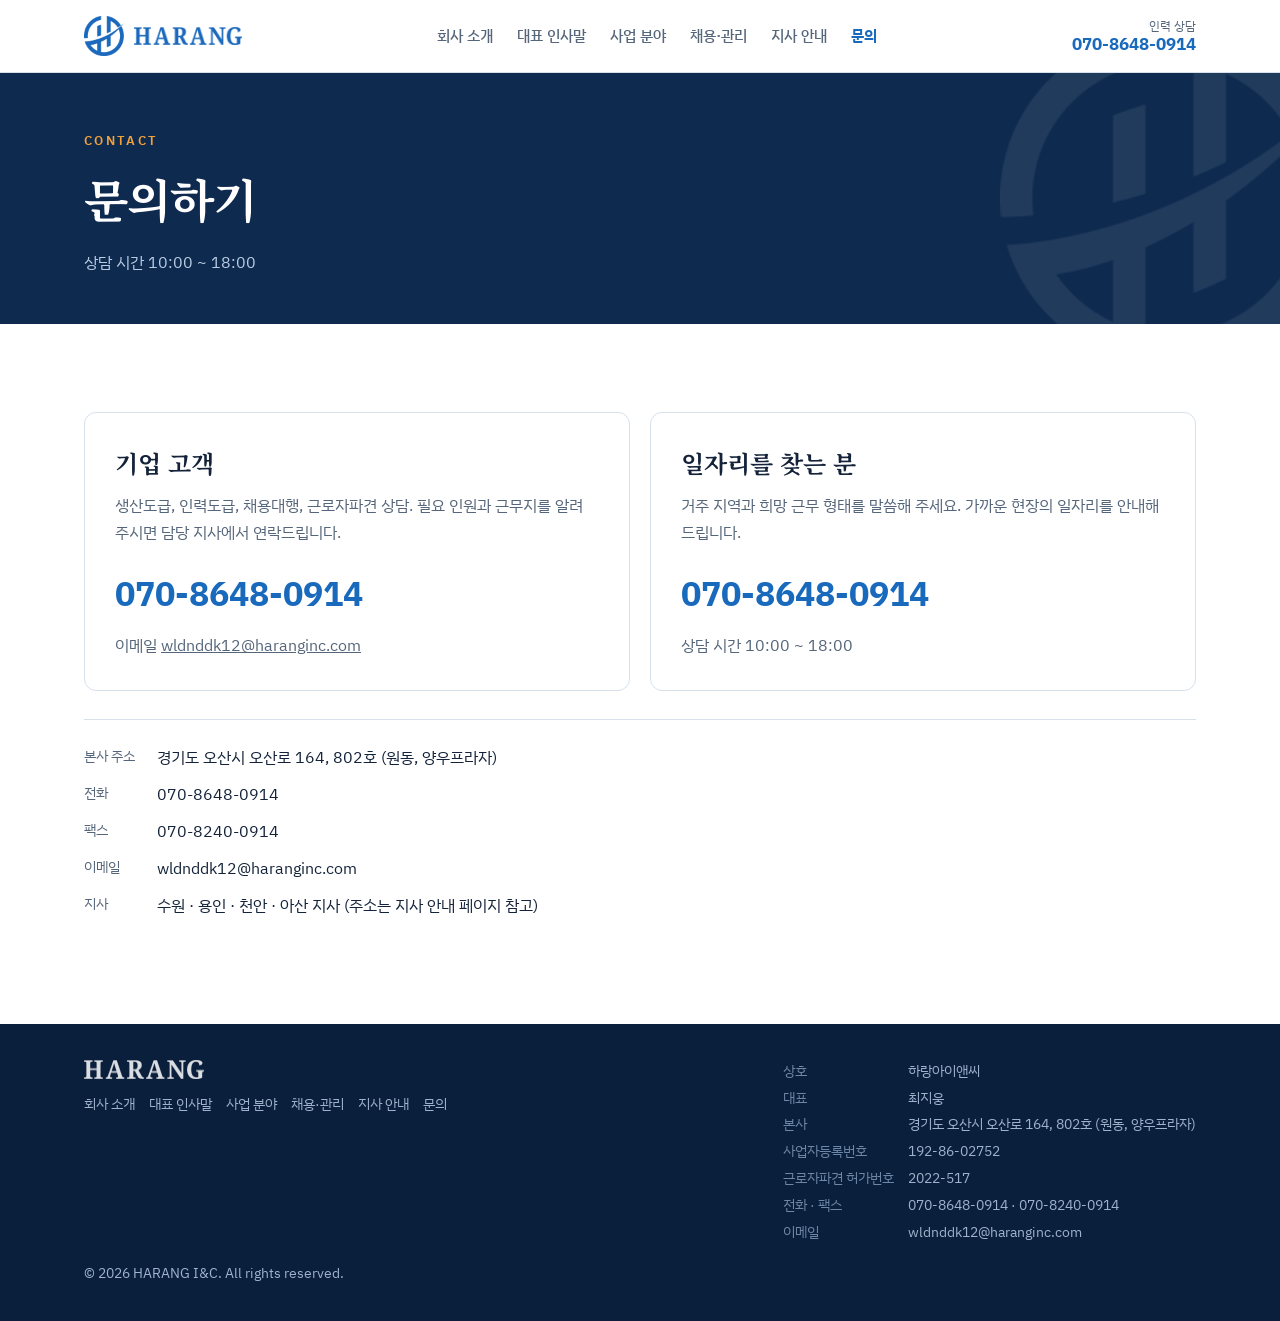
<file: contact.html>
<!doctype html>
<html lang="ko">
<head>
<meta charset="utf-8">
<meta name="viewport" content="width=device-width, initial-scale=1">
<title>문의 | 하랑아이앤씨</title>
<meta name="description" content="하랑아이앤씨 인력 상담 및 구직 문의. 070-8648-0914">
<meta property="og:type" content="website">
<meta property="og:title" content="문의 | 하랑아이앤씨">
<meta property="og:description" content="하랑아이앤씨 인력 상담 및 구직 문의. 070-8648-0914">
<link rel="icon" type="image/png" href="[data-uri]">
<link rel="preconnect" href="https://fonts.googleapis.com">
<link rel="preconnect" href="https://fonts.gstatic.com" crossorigin>
<link href="https://fonts.googleapis.com/css2?family=Noto+Serif+KR:wght@600;700&family=IBM+Plex+Sans+KR:wght@400;500;600;700&display=swap" rel="stylesheet">
<style>
/* 하랑아이앤씨 홈페이지 공통 스타일
   Layout: 현장 배치표 — 왼쪽 정렬 섹션, 한국어 제목 + 영문 라벨(소개서 양식), 남색 히어로에 CI */
:root{
  --navy:#0E2A4F; --navy-2:#0A1F3B; --blue:#1969BC; --blue-2:#3F86D3; --sky:#EAF2FB; --paper:#FFFFFF; --mist:#F4F7FB;
  --ink:#14233A; --muted:#55657A; --line:#D7E1EC; --signal:#F2A23A; --green:#5BB548; --on-navy:#FFFFFF; --on-navy-muted:#B9CCE4;
  --serif:"Noto Serif KR","Nanum Myeongjo",serif;
  --sans:"IBM Plex Sans KR","Apple SD Gothic Neo","Malgun Gothic","Noto Sans KR",system-ui,sans-serif;
  color-scheme:light;
}
*,*::before,*::after{box-sizing:border-box}
html{scroll-behavior:smooth;scroll-padding-top:84px}
@media (prefers-reduced-motion:reduce){html{scroll-behavior:auto}}
body{margin:0;background:var(--paper);color:var(--ink);font-family:var(--sans);font-size:16px;line-height:1.7;-webkit-font-smoothing:antialiased}
a{color:inherit}
img{max-width:100%;display:block}
.wrap{max-width:1160px;margin:0 auto;padding-inline:24px}
@media (max-width:600px){.wrap{padding-inline:18px}}

/* header */
.top{position:sticky;top:0;z-index:20;background:rgba(255,255,255,.97);backdrop-filter:saturate(1.4) blur(8px);border-bottom:1px solid var(--line)}
.top .wrap{display:flex;align-items:center;justify-content:space-between;gap:16px;min-height:72px}
.brand{display:flex;align-items:center;gap:10px;text-decoration:none;flex:none}
.brand .s{width:40px;height:auto}.brand .w{width:108px;height:auto}
nav.menu{display:flex;gap:2px}
nav.menu a{text-decoration:none;color:var(--muted);font-weight:500;font-size:15px;padding:8px 11px;border-radius:6px;white-space:nowrap}
nav.menu a:hover{color:var(--blue);background:var(--sky)}
nav.menu a[aria-current="page"]{color:var(--blue);font-weight:700}
.tel{display:flex;flex-direction:column;align-items:flex-end;line-height:1.25;text-decoration:none;flex:none}
.tel small{font-size:12px;color:var(--muted)}
.tel b{font-size:17px;color:var(--blue);font-variant-numeric:tabular-nums}
.menu-btn{display:none;border:1px solid var(--line);background:var(--paper);border-radius:8px;padding:8px 12px;font:inherit;font-size:14px;cursor:pointer}
@media (max-width:1020px){
  .menu-btn{display:block}
  nav.menu{display:none;position:absolute;left:0;right:0;top:100%;background:var(--paper);border-bottom:1px solid var(--line);flex-direction:column;padding:8px 18px 16px}
  nav.menu.open{display:flex}
  nav.menu a{padding:12px 8px;font-size:16px;border-bottom:1px solid var(--mist)}
  .tel{display:none}
}
.btn{display:inline-flex;align-items:center;gap:8px;text-decoration:none;font-weight:600;border-radius:8px;padding:13px 22px;font-size:16px;border:1px solid transparent}
.btn.primary{background:var(--signal);color:#2B1A00}.btn.primary:hover{background:#F7B65C}
.btn.ghost{border-color:rgba(255,255,255,.4);color:var(--on-navy)}.btn.ghost:hover{background:rgba(255,255,255,.08)}
.btn.line{border-color:var(--blue);color:var(--blue)}.btn.line:hover{background:var(--sky)}
a:focus-visible,button:focus-visible{outline:3px solid var(--signal);outline-offset:2px}

/* hero (home) */
.hero{background:var(--navy);color:var(--on-navy);position:relative;overflow:hidden}
.hero .bg{position:absolute;right:-120px;top:50%;transform:translateY(-50%);width:min(680px,80vw);opacity:.07;filter:brightness(0) invert(1);pointer-events:none}
.hero .wrap{position:relative;padding-block:84px 76px}
.ci{display:flex;align-items:center;gap:clamp(16px,3vw,30px);margin-bottom:34px;flex-wrap:wrap}
.ci .s{width:clamp(96px,14vw,150px);filter:brightness(0) invert(1)}
.ci .w{width:clamp(220px,34vw,380px);filter:brightness(0) invert(1)}
.ci .tag{display:block;margin-top:10px;font-family:var(--sans);font-size:clamp(15px,1.8vw,20px);letter-spacing:.32em;color:#9CC4EE}
.hero .eyebrow{font-size:13px;letter-spacing:.14em;text-transform:uppercase;color:var(--on-navy-muted);font-weight:600;margin:0 0 16px}
.hero p.lead{font-size:clamp(17px,2vw,21px);color:#DCE7F5;max-width:36em;margin:0 0 32px}
.ctas{display:flex;gap:12px;flex-wrap:wrap}

/* page banner (sub pages) */
.banner{background:var(--navy);color:var(--on-navy);position:relative;overflow:hidden}
.banner .wrap{padding-block:56px 48px;position:relative}
.banner .bg{position:absolute;right:-60px;top:50%;transform:translateY(-50%);width:340px;opacity:.08;filter:brightness(0) invert(1)}
.banner h1{font-family:var(--serif);font-size:clamp(30px,4.4vw,46px);margin:0;letter-spacing:-.02em}
.banner .en{display:block;font-size:13px;letter-spacing:.18em;text-transform:uppercase;color:var(--signal);font-weight:600;margin-bottom:8px}
.banner p{margin:12px 0 0;color:var(--on-navy-muted);max-width:40em}

/* figures */
.figures{background:var(--blue);color:var(--on-navy)}
.figures ul{list-style:none;margin:0;padding:0;display:grid;grid-template-columns:repeat(5,minmax(0,1fr))}
.figures li{padding:26px 18px;border-left:1px solid rgba(255,255,255,.18)}
.figures li:first-child{border-left:0;padding-left:0}
.figures b{display:block;font-family:var(--serif);font-size:clamp(24px,3vw,34px);font-weight:700;font-variant-numeric:tabular-nums;line-height:1.2}
.figures span{font-size:14px;color:#D7E6F8}
@media (max-width:860px){.figures ul{grid-template-columns:repeat(2,minmax(0,1fr))}.figures li{border-left:0;padding:18px 0;border-top:1px solid rgba(255,255,255,.18)}.figures li:nth-child(-n+2){border-top:0}}

/* sections */
section.sec{padding-block:88px}
section.sec.alt{background:var(--mist)}
section.sec.tight{padding-block:64px}
.sec-head{display:flex;align-items:baseline;gap:14px;flex-wrap:wrap;margin-bottom:34px}
.sec-head h2{font-family:var(--serif);font-size:clamp(26px,3.2vw,38px);line-height:1.25;margin:0;letter-spacing:-.02em;text-wrap:balance}
.sec-head .en{font-size:13px;letter-spacing:.16em;text-transform:uppercase;color:var(--blue);font-weight:600}
.sec-head .rule{flex:1;min-width:40px;height:1px;background:var(--line);align-self:center}
.intro{max-width:46em;color:var(--muted);font-size:17px;margin:-12px 0 36px}
.prose p{margin:0 0 16px;max-width:42em}
.prose strong{color:var(--blue);font-weight:600}
@media (max-width:600px){section.sec{padding-block:60px}}
.grid2{display:grid;grid-template-columns:repeat(2,minmax(0,1fr));gap:48px;align-items:start}
@media (max-width:860px){.grid2{grid-template-columns:1fr;gap:32px}}

/* cards */
.cards4{display:grid;grid-template-columns:repeat(4,minmax(0,1fr));gap:16px}
@media (max-width:960px){.cards4{grid-template-columns:repeat(2,minmax(0,1fr))}}
@media (max-width:520px){.cards4{grid-template-columns:1fr}}
.card{background:var(--paper);border:1px solid var(--line);border-radius:10px;padding:26px 22px;min-width:0;display:flex;flex-direction:column;gap:8px}
a.card{text-decoration:none}a.card:hover{border-color:var(--blue)}
.card h3{font-size:20px;margin:0}.card small{font-size:12px;letter-spacing:.12em;text-transform:uppercase;color:var(--blue);font-weight:600}
.card p{margin:0;color:var(--muted);font-size:15px}
.card .more{margin-top:auto;padding-top:8px;color:var(--blue);font-weight:600;font-size:14px}

/* CI meaning */
.meaning{display:flex;gap:26px;align-items:center;flex-wrap:wrap;margin-bottom:28px}
.meaning img{width:110px}
.meaning dl{margin:0;display:grid;gap:10px}
.meaning dt{font-size:13px;color:var(--blue);font-weight:600}
.meaning dd{margin:0;font-family:var(--serif);font-size:20px}
.consult{background:var(--blue);color:var(--on-navy);border-radius:14px;padding:34px}
.consult h3{font-family:var(--serif);font-size:24px;margin:0 0 16px;color:#FFE38A}
.consult p{margin:0 0 14px;color:#E3EEFA}
.consult strong{color:#FFE38A}

/* org chart */
.org{display:grid;gap:18px;justify-items:center}
.org .ceo{background:var(--navy);color:#fff;border-radius:999px;padding:16px 34px;font-weight:700;display:flex;align-items:center;gap:10px}
.org .ceo img{width:30px;filter:brightness(0) invert(1)}
.org .row{display:flex;gap:14px;flex-wrap:wrap;justify-content:center}
.org .pill{border-radius:8px;padding:10px 18px;font-weight:600;font-size:15px}
.org .pill.green{background:var(--green);color:#fff}.org .pill.navy{background:var(--blue);color:#fff;min-width:240px;text-align:center}
.org .depts{display:grid;grid-template-columns:repeat(4,minmax(0,1fr));gap:14px;width:100%}
@media (max-width:960px){.org .depts{grid-template-columns:repeat(2,minmax(0,1fr))}}
@media (max-width:520px){.org .depts{grid-template-columns:1fr}}
.dept{border:1px solid var(--line);border-radius:10px;overflow:hidden;background:var(--paper)}
.dept h4{margin:0;background:var(--navy);color:#fff;padding:10px 14px;font-size:16px}
.dept ul{list-style:none;margin:0;padding:6px 0}
.dept li{padding:8px 14px;border-bottom:1px solid var(--mist);font-size:14px}
.dept li:last-child{border-bottom:0}
.dept li b{display:block;font-size:15px;color:var(--navy)}
.dept li span{color:var(--muted);font-size:13px}
.vline{width:2px;height:22px;background:var(--line)}

/* vision band */
.vision{background:var(--blue);color:#fff}
.vision .wrap{padding-block:44px;display:flex;gap:30px;flex-wrap:wrap;justify-content:space-between;align-items:center}
.vision h3{font-family:var(--serif);font-size:clamp(22px,2.6vw,30px);margin:0 0 8px}
.vision p{margin:0;color:#DCE9F8;max-width:44em}
.vision ul{margin:0;padding:0;list-style:none;display:grid;gap:6px;font-weight:600}
.vision ul li::before{content:"▸ ";color:#FFE38A}

/* greeting */
.letter{display:grid;grid-template-columns:minmax(0,.8fr) minmax(0,1.2fr);gap:56px;align-items:start}
@media (max-width:860px){.letter{grid-template-columns:1fr;gap:28px}}
.letter .lead{font-family:var(--serif);font-size:clamp(26px,3.4vw,38px);line-height:1.4;margin:0;color:var(--navy)}
.letter .lead small{display:block;font-family:var(--sans);font-size:15px;color:var(--blue);font-weight:600;letter-spacing:.1em;margin-bottom:12px}
.letter .text p{margin:0 0 18px;font-size:17px;color:#2B3A50}
.sign{margin-top:30px;display:flex;justify-content:flex-end;align-items:flex-end;gap:14px;color:var(--muted);font-size:15px}
.sign b{font-family:var(--serif);font-size:28px;color:var(--ink);letter-spacing:.24em;line-height:1.2}
.sign .hanja{display:block;font-family:var(--serif);font-size:16px;letter-spacing:.3em;color:var(--muted)}

/* services */
.svc{display:grid;grid-template-columns:minmax(0,1fr) minmax(0,1fr);gap:40px;align-items:start;padding-block:56px;border-top:1px solid var(--line)}
.svc:first-of-type{border-top:0;padding-top:8px}
@media (max-width:860px){.svc{grid-template-columns:1fr;gap:24px}}
.svc .num{font-family:var(--serif);color:var(--blue);font-size:20px;font-weight:700}
.svc h3{font-family:var(--serif);font-size:30px;margin:2px 0 4px}
.svc h3 small{font-family:var(--sans);font-size:14px;color:var(--muted);font-weight:500;margin-left:8px}
.svc p{margin:0 0 14px;color:#33445C}
.svc .note{color:var(--blue);font-size:15px}
.diagram{background:var(--sky);border-radius:14px;padding:18px}
.diagram svg{width:100%;height:auto;display:block}
.diagram .cap{margin:10px 0 0;text-align:center;font-size:14px;color:var(--muted)}
.fx h4{margin:18px 0 8px;font-size:16px;color:var(--navy)}
.fx ul{margin:0;padding:0;list-style:none;display:grid;grid-template-columns:repeat(2,minmax(0,1fr));gap:6px 18px}
.fx li{font-size:15px;padding-left:14px;position:relative}
.fx li::before{content:"";position:absolute;left:0;top:.72em;width:6px;height:6px;border-radius:50%;background:var(--blue)}
.fx3{display:grid;grid-template-columns:repeat(3,minmax(0,1fr));gap:12px;margin-top:10px}
@media (max-width:600px){.fx3{grid-template-columns:1fr}}
.fx3 div{background:var(--sky);border-radius:10px;overflow:hidden}
.fx3 h5{margin:0;background:var(--navy);color:#fff;text-align:center;padding:10px;font-size:15px}
.fx3 ul{display:block;padding:12px 14px}
.fx3 li{margin:4px 0}
.types{margin:0;padding:0;list-style:none;display:grid;gap:6px}
.types b{color:var(--navy)}

/* necessity */
.need{display:grid;grid-template-columns:minmax(0,1.3fr) minmax(0,1fr);gap:24px}
@media (max-width:860px){.need{grid-template-columns:1fr}}
.aspect{border:2px solid var(--blue);border-radius:14px;padding:20px 22px;background:var(--paper)}
.aspect h4{display:inline-block;margin:0 0 10px;background:var(--blue);color:#fff;border-radius:999px;padding:4px 16px;font-size:16px}
.aspect ul{margin:0;padding-left:18px;color:#33445C;font-size:15px}
.stack{display:grid;gap:14px}
.box{border-radius:14px;padding:22px;color:#fff}
.box.o{background:#E9673C}.box.g{background:#2F9B48}
.box h4{margin:0 0 8px;font-size:20px;color:#FFF3B0}
.box p{margin:0;font-size:15px;color:#fff}
.slogan{margin-top:30px;text-align:center}
.slogan p{margin:0;color:var(--muted)}
.slogan b{display:block;font-family:var(--serif);font-size:clamp(20px,2.6vw,28px);color:var(--navy);margin-top:8px}

/* diff */
.diff{display:grid;grid-template-columns:repeat(4,minmax(0,1fr));gap:16px}
@media (max-width:960px){.diff{grid-template-columns:repeat(2,minmax(0,1fr))}}
@media (max-width:480px){.diff{grid-template-columns:1fr}}
.diff div{border-radius:12px;border-top:6px solid var(--blue);background:var(--paper);box-shadow:0 1px 0 var(--line);border-left:1px solid var(--line);border-right:1px solid var(--line);border-bottom:1px solid var(--line);padding:22px}
.diff div:nth-child(2n){border-top-color:var(--green)}
.diff h3{margin:0;font-size:20px;color:var(--blue)}.diff div:nth-child(2n) h3{color:#3E8F2F}
.diff small{display:block;font-size:12px;letter-spacing:.1em;text-transform:uppercase;color:var(--muted);margin-bottom:10px}
.diff p{margin:0;font-size:15px;color:#33445C}
.quote{margin-top:28px;background:var(--navy);color:#fff;border-radius:12px;padding:24px 28px}
.quote b{font-family:var(--serif);font-size:22px;display:block;margin-bottom:4px}
.quote span{color:var(--on-navy-muted)}

/* process */
.steps{list-style:none;margin:0;padding:0;display:grid;gap:12px;counter-reset:s}
.steps>li{display:grid;grid-template-columns:minmax(180px,.35fr) minmax(0,1fr);border-radius:10px;overflow:hidden;border:1px solid var(--line);counter-increment:s}
@media (max-width:640px){.steps>li{grid-template-columns:1fr}}
.steps h3{margin:0;background:var(--blue);color:#fff;padding:18px 20px;font-size:18px}
.steps h3::before{content:"0" counter(s) ". ";font-family:var(--serif)}
.steps ul{margin:0;padding:16px 20px 16px 36px;background:var(--sky);color:#2B3A50;font-size:15px}
.channels{margin:0;padding:0;list-style:none;display:grid;grid-template-columns:repeat(2,minmax(0,1fr));gap:10px 24px}
@media (max-width:640px){.channels{grid-template-columns:1fr}}
.channels li{padding:12px 16px;border-left:3px solid var(--blue);background:var(--paper);font-size:15.5px}
.mgmt{display:grid;grid-template-columns:repeat(2,minmax(0,1fr));gap:18px}
@media (max-width:760px){.mgmt{grid-template-columns:1fr}}
.mgmt div{border:1px solid var(--line);border-radius:10px;padding:20px 22px;background:var(--paper)}
.mgmt h3{margin:0 0 8px;font-size:18px;color:var(--navy)}
.mgmt ul{margin:0;padding-left:18px;color:#33445C;font-size:15px}

/* network */
.branches{display:grid;grid-template-columns:repeat(2,minmax(0,1fr));gap:18px}
@media (max-width:860px){.branches{grid-template-columns:1fr}}
.branch{border:1px solid var(--line);border-radius:12px;padding:26px;background:var(--paper)}
.branch.hq{border:2px solid var(--blue);grid-column:1/-1}
.branch .tag{display:inline-block;font-size:12px;font-weight:700;letter-spacing:.08em;color:#fff;background:var(--blue);border-radius:4px;padding:2px 8px}
.branch.hq .tag{background:var(--signal);color:#2B1A00}
.branch h3{font-family:var(--serif);font-size:26px;margin:10px 0 8px}
.branch p{margin:0 0 6px;color:var(--muted);font-size:15px}
.branch a{color:var(--blue);font-weight:600;font-size:14px}

/* contact */
.contact-cards{display:grid;grid-template-columns:repeat(2,minmax(0,1fr));gap:20px}
@media (max-width:760px){.contact-cards{grid-template-columns:1fr}}
.ccard{border:1px solid var(--line);border-radius:12px;padding:30px;background:var(--paper)}
.ccard h3{font-family:var(--serif);font-size:24px;margin:0 0 8px}
.ccard p{margin:0 0 18px;color:var(--muted)}
.ccard .num{display:block;font-size:clamp(26px,3vw,34px);font-weight:700;color:var(--blue);text-decoration:none;font-variant-numeric:tabular-nums}
.info{margin-top:28px;display:grid;grid-template-columns:auto 1fr;gap:10px 22px;border-top:1px solid var(--line);padding-top:24px}
.info dt{color:var(--muted);font-size:14px}.info dd{margin:0}

/* cta band */
.cta{background:var(--navy);color:#fff}
.cta .wrap{padding-block:56px;display:flex;justify-content:space-between;align-items:center;gap:24px;flex-wrap:wrap}
.cta h2{font-family:var(--serif);font-size:clamp(22px,2.8vw,32px);margin:0 0 6px}
.cta p{margin:0;color:var(--on-navy-muted)}

footer{background:var(--navy-2);color:#9FB3CC;font-size:13.5px}
footer .wrap{padding-block:36px;display:flex;flex-wrap:wrap;gap:18px 40px;justify-content:space-between}
footer dl{margin:0;display:grid;grid-template-columns:auto 1fr;gap:4px 14px}
footer dt{color:#6F87A6}footer dd{margin:0}
footer .fb img{width:120px;filter:brightness(0) invert(1);opacity:.85}
footer nav{display:flex;flex-wrap:wrap;gap:4px 14px;margin-top:14px}
footer nav a{text-decoration:none;color:#9FB3CC}footer nav a:hover{color:#fff}

</style>
</head>
<body>
<header class="top">
  <div class="wrap">
    <a class="brand" href="index.html" aria-label="하랑아이앤씨 홈"><img class="s" src="[data-uri]" alt=""><img class="w" src="[data-uri]" alt="HARANG"></a>
    <nav class="menu" id="menu" aria-label="주요 메뉴"><a href="about.html">회사 소개</a><a href="greeting.html">대표 인사말</a><a href="business.html">사업 분야</a><a href="process.html">채용·관리</a><a href="network.html">지사 안내</a><a href="contact.html" aria-current="page">문의</a></nav>
    <a class="tel" href="tel:07086480914"><small>인력 상담</small><b>070-8648-0914</b></a>
    <button class="menu-btn" type="button" aria-expanded="false" aria-controls="menu" onclick="var m=document.getElementById('menu');var o=m.classList.toggle('open');this.setAttribute('aria-expanded',o);this.textContent=o?'닫기':'메뉴';">메뉴</button>
  </div>
</header>
<main>

<section class="banner"><img class="bg" src="[data-uri]" alt=""><div class="wrap"><span class="en">Contact</span><h1>문의하기</h1><p>상담 시간 10:00 ~ 18:00</p></div></section>
<section class="sec">
  <div class="wrap">
    <div class="contact-cards">
      <div class="ccard"><h3>기업 고객</h3><p>생산도급, 인력도급, 채용대행, 근로자파견 상담. 필요 인원과 근무지를 알려 주시면 담당 지사에서 연락드립니다.</p>
        <a class="num" href="tel:07086480914">070-8648-0914</a><p style="margin:10px 0 0">이메일 <a href="mailto:wldnddk12@haranginc.com">wldnddk12@haranginc.com</a></p></div>
      <div class="ccard"><h3>일자리를 찾는 분</h3><p>거주 지역과 희망 근무 형태를 말씀해 주세요. 가까운 현장의 일자리를 안내해 드립니다.</p>
        <a class="num" href="tel:07086480914">070-8648-0914</a><p style="margin:10px 0 0">상담 시간 10:00 ~ 18:00</p></div>
    </div>
    <dl class="info">
      <dt>본사 주소</dt><dd>경기도 오산시 오산로 164, 802호 (원동, 양우프라자)</dd>
      <dt>전화</dt><dd>070-8648-0914</dd>
      <dt>팩스</dt><dd>070-8240-0914</dd>
      <dt>이메일</dt><dd>wldnddk12@haranginc.com</dd>
      <dt>지사</dt><dd>수원 · 용인 · 천안 · 아산 지사 (주소는 지사 안내 페이지 참고)</dd>
    </dl>
  </div>
</section>
</main>
<footer>
  <div class="wrap">
    <div class="fb"><img src="[data-uri]" alt="HARANG"><nav aria-label="하단 메뉴"><a href="about.html">회사 소개</a><a href="greeting.html">대표 인사말</a><a href="business.html">사업 분야</a><a href="process.html">채용·관리</a><a href="network.html">지사 안내</a><a href="contact.html">문의</a></nav></div>
    <dl>
      <dt>상호</dt><dd>하랑아이앤씨</dd>
      <dt>대표</dt><dd>최지웅</dd>
      <dt>본사</dt><dd>경기도 오산시 오산로 164, 802호 (원동, 양우프라자)</dd>
      <dt>사업자등록번호</dt><dd>192-86-02752</dd>
      <dt>근로자파견 허가번호</dt><dd>2022-517</dd>
      <dt>전화 · 팩스</dt><dd>070-8648-0914 · 070-8240-0914</dd>
      <dt>이메일</dt><dd>wldnddk12@haranginc.com</dd>
    </dl>
    <p style="margin:0;align-self:flex-end">© 2026 HARANG I&amp;C. All rights reserved.</p>
  </div>
</footer>

</body>
</html>
</file>
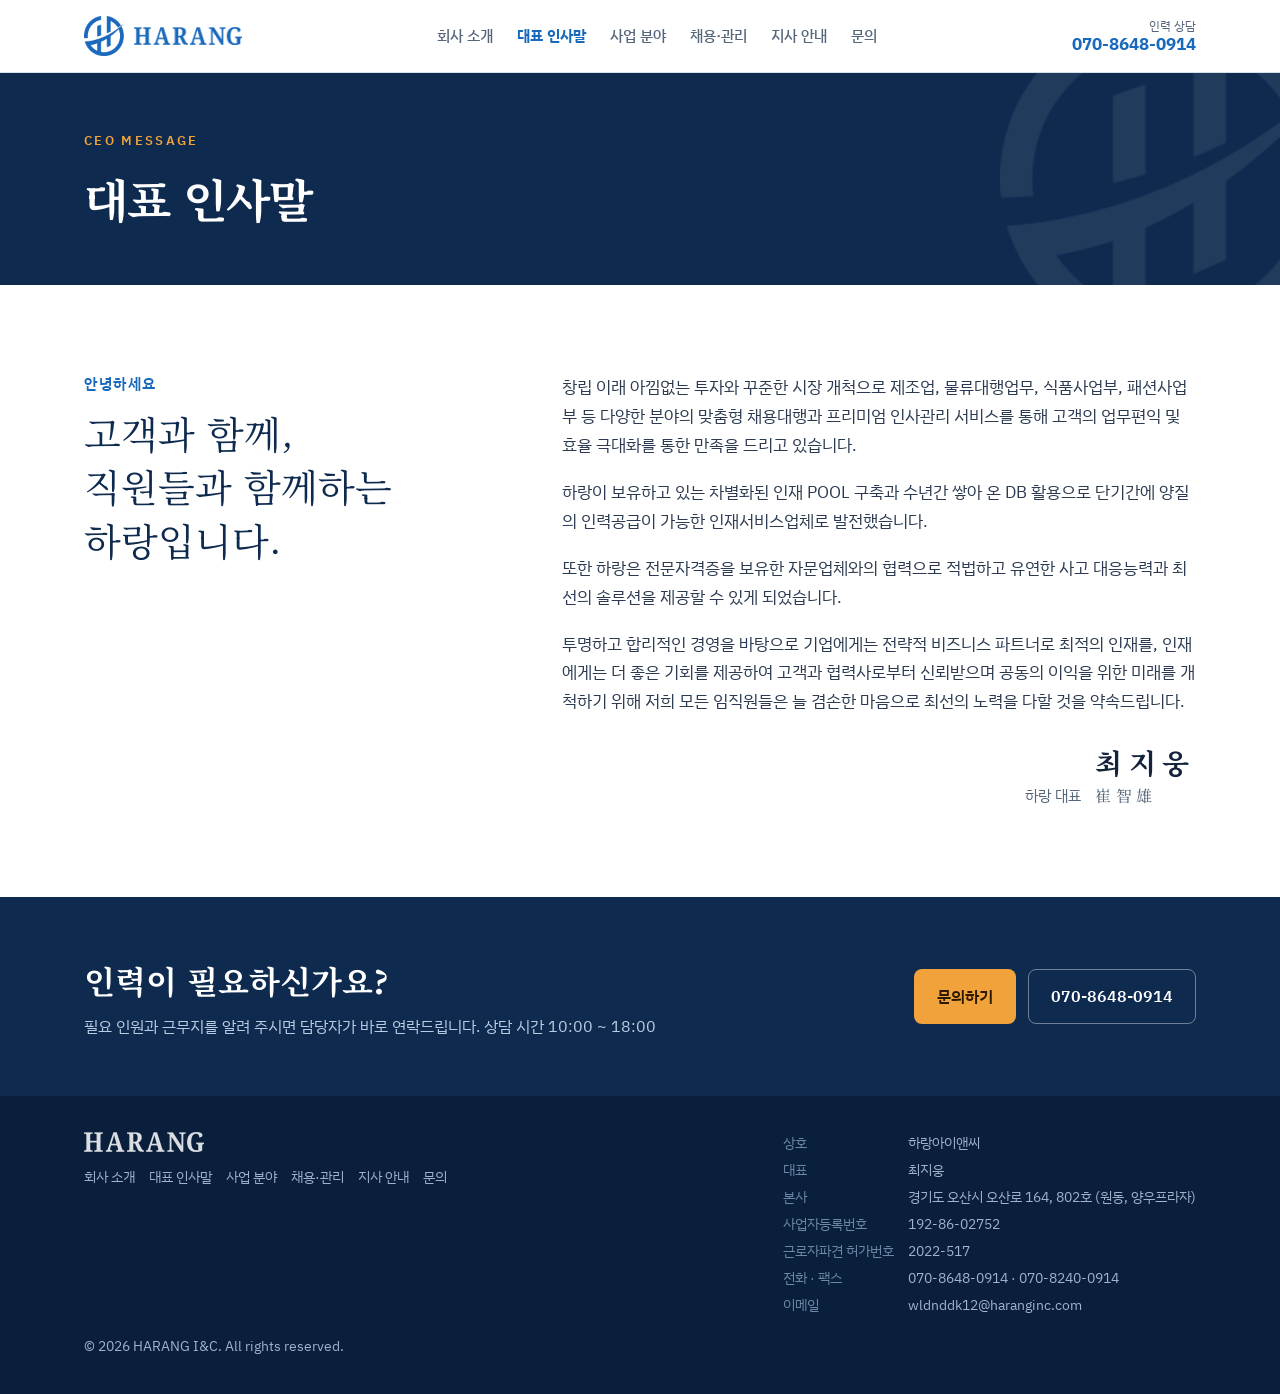
<file: greeting.html>
<!doctype html>
<html lang="ko">
<head>
<meta charset="utf-8">
<meta name="viewport" content="width=device-width, initial-scale=1">
<title>대표 인사말 | 하랑아이앤씨</title>
<meta name="description" content="하랑아이앤씨 최지웅 대표 인사말.">
<meta property="og:type" content="website">
<meta property="og:title" content="대표 인사말 | 하랑아이앤씨">
<meta property="og:description" content="하랑아이앤씨 최지웅 대표 인사말.">
<link rel="icon" type="image/png" href="[data-uri]">
<link rel="preconnect" href="https://fonts.googleapis.com">
<link rel="preconnect" href="https://fonts.gstatic.com" crossorigin>
<link href="https://fonts.googleapis.com/css2?family=Noto+Serif+KR:wght@600;700&family=IBM+Plex+Sans+KR:wght@400;500;600;700&display=swap" rel="stylesheet">
<style>
/* 하랑아이앤씨 홈페이지 공통 스타일
   Layout: 현장 배치표 — 왼쪽 정렬 섹션, 한국어 제목 + 영문 라벨(소개서 양식), 남색 히어로에 CI */
:root{
  --navy:#0E2A4F; --navy-2:#0A1F3B; --blue:#1969BC; --blue-2:#3F86D3; --sky:#EAF2FB; --paper:#FFFFFF; --mist:#F4F7FB;
  --ink:#14233A; --muted:#55657A; --line:#D7E1EC; --signal:#F2A23A; --green:#5BB548; --on-navy:#FFFFFF; --on-navy-muted:#B9CCE4;
  --serif:"Noto Serif KR","Nanum Myeongjo",serif;
  --sans:"IBM Plex Sans KR","Apple SD Gothic Neo","Malgun Gothic","Noto Sans KR",system-ui,sans-serif;
  color-scheme:light;
}
*,*::before,*::after{box-sizing:border-box}
html{scroll-behavior:smooth;scroll-padding-top:84px}
@media (prefers-reduced-motion:reduce){html{scroll-behavior:auto}}
body{margin:0;background:var(--paper);color:var(--ink);font-family:var(--sans);font-size:16px;line-height:1.7;-webkit-font-smoothing:antialiased}
a{color:inherit}
img{max-width:100%;display:block}
.wrap{max-width:1160px;margin:0 auto;padding-inline:24px}
@media (max-width:600px){.wrap{padding-inline:18px}}

/* header */
.top{position:sticky;top:0;z-index:20;background:rgba(255,255,255,.97);backdrop-filter:saturate(1.4) blur(8px);border-bottom:1px solid var(--line)}
.top .wrap{display:flex;align-items:center;justify-content:space-between;gap:16px;min-height:72px}
.brand{display:flex;align-items:center;gap:10px;text-decoration:none;flex:none}
.brand .s{width:40px;height:auto}.brand .w{width:108px;height:auto}
nav.menu{display:flex;gap:2px}
nav.menu a{text-decoration:none;color:var(--muted);font-weight:500;font-size:15px;padding:8px 11px;border-radius:6px;white-space:nowrap}
nav.menu a:hover{color:var(--blue);background:var(--sky)}
nav.menu a[aria-current="page"]{color:var(--blue);font-weight:700}
.tel{display:flex;flex-direction:column;align-items:flex-end;line-height:1.25;text-decoration:none;flex:none}
.tel small{font-size:12px;color:var(--muted)}
.tel b{font-size:17px;color:var(--blue);font-variant-numeric:tabular-nums}
.menu-btn{display:none;border:1px solid var(--line);background:var(--paper);border-radius:8px;padding:8px 12px;font:inherit;font-size:14px;cursor:pointer}
@media (max-width:1020px){
  .menu-btn{display:block}
  nav.menu{display:none;position:absolute;left:0;right:0;top:100%;background:var(--paper);border-bottom:1px solid var(--line);flex-direction:column;padding:8px 18px 16px}
  nav.menu.open{display:flex}
  nav.menu a{padding:12px 8px;font-size:16px;border-bottom:1px solid var(--mist)}
  .tel{display:none}
}
.btn{display:inline-flex;align-items:center;gap:8px;text-decoration:none;font-weight:600;border-radius:8px;padding:13px 22px;font-size:16px;border:1px solid transparent}
.btn.primary{background:var(--signal);color:#2B1A00}.btn.primary:hover{background:#F7B65C}
.btn.ghost{border-color:rgba(255,255,255,.4);color:var(--on-navy)}.btn.ghost:hover{background:rgba(255,255,255,.08)}
.btn.line{border-color:var(--blue);color:var(--blue)}.btn.line:hover{background:var(--sky)}
a:focus-visible,button:focus-visible{outline:3px solid var(--signal);outline-offset:2px}

/* hero (home) */
.hero{background:var(--navy);color:var(--on-navy);position:relative;overflow:hidden}
.hero .bg{position:absolute;right:-120px;top:50%;transform:translateY(-50%);width:min(680px,80vw);opacity:.07;filter:brightness(0) invert(1);pointer-events:none}
.hero .wrap{position:relative;padding-block:84px 76px}
.ci{display:flex;align-items:center;gap:clamp(16px,3vw,30px);margin-bottom:34px;flex-wrap:wrap}
.ci .s{width:clamp(96px,14vw,150px);filter:brightness(0) invert(1)}
.ci .w{width:clamp(220px,34vw,380px);filter:brightness(0) invert(1)}
.ci .tag{display:block;margin-top:10px;font-family:var(--sans);font-size:clamp(15px,1.8vw,20px);letter-spacing:.32em;color:#9CC4EE}
.hero .eyebrow{font-size:13px;letter-spacing:.14em;text-transform:uppercase;color:var(--on-navy-muted);font-weight:600;margin:0 0 16px}
.hero p.lead{font-size:clamp(17px,2vw,21px);color:#DCE7F5;max-width:36em;margin:0 0 32px}
.ctas{display:flex;gap:12px;flex-wrap:wrap}

/* page banner (sub pages) */
.banner{background:var(--navy);color:var(--on-navy);position:relative;overflow:hidden}
.banner .wrap{padding-block:56px 48px;position:relative}
.banner .bg{position:absolute;right:-60px;top:50%;transform:translateY(-50%);width:340px;opacity:.08;filter:brightness(0) invert(1)}
.banner h1{font-family:var(--serif);font-size:clamp(30px,4.4vw,46px);margin:0;letter-spacing:-.02em}
.banner .en{display:block;font-size:13px;letter-spacing:.18em;text-transform:uppercase;color:var(--signal);font-weight:600;margin-bottom:8px}
.banner p{margin:12px 0 0;color:var(--on-navy-muted);max-width:40em}

/* figures */
.figures{background:var(--blue);color:var(--on-navy)}
.figures ul{list-style:none;margin:0;padding:0;display:grid;grid-template-columns:repeat(5,minmax(0,1fr))}
.figures li{padding:26px 18px;border-left:1px solid rgba(255,255,255,.18)}
.figures li:first-child{border-left:0;padding-left:0}
.figures b{display:block;font-family:var(--serif);font-size:clamp(24px,3vw,34px);font-weight:700;font-variant-numeric:tabular-nums;line-height:1.2}
.figures span{font-size:14px;color:#D7E6F8}
@media (max-width:860px){.figures ul{grid-template-columns:repeat(2,minmax(0,1fr))}.figures li{border-left:0;padding:18px 0;border-top:1px solid rgba(255,255,255,.18)}.figures li:nth-child(-n+2){border-top:0}}

/* sections */
section.sec{padding-block:88px}
section.sec.alt{background:var(--mist)}
section.sec.tight{padding-block:64px}
.sec-head{display:flex;align-items:baseline;gap:14px;flex-wrap:wrap;margin-bottom:34px}
.sec-head h2{font-family:var(--serif);font-size:clamp(26px,3.2vw,38px);line-height:1.25;margin:0;letter-spacing:-.02em;text-wrap:balance}
.sec-head .en{font-size:13px;letter-spacing:.16em;text-transform:uppercase;color:var(--blue);font-weight:600}
.sec-head .rule{flex:1;min-width:40px;height:1px;background:var(--line);align-self:center}
.intro{max-width:46em;color:var(--muted);font-size:17px;margin:-12px 0 36px}
.prose p{margin:0 0 16px;max-width:42em}
.prose strong{color:var(--blue);font-weight:600}
@media (max-width:600px){section.sec{padding-block:60px}}
.grid2{display:grid;grid-template-columns:repeat(2,minmax(0,1fr));gap:48px;align-items:start}
@media (max-width:860px){.grid2{grid-template-columns:1fr;gap:32px}}

/* cards */
.cards4{display:grid;grid-template-columns:repeat(4,minmax(0,1fr));gap:16px}
@media (max-width:960px){.cards4{grid-template-columns:repeat(2,minmax(0,1fr))}}
@media (max-width:520px){.cards4{grid-template-columns:1fr}}
.card{background:var(--paper);border:1px solid var(--line);border-radius:10px;padding:26px 22px;min-width:0;display:flex;flex-direction:column;gap:8px}
a.card{text-decoration:none}a.card:hover{border-color:var(--blue)}
.card h3{font-size:20px;margin:0}.card small{font-size:12px;letter-spacing:.12em;text-transform:uppercase;color:var(--blue);font-weight:600}
.card p{margin:0;color:var(--muted);font-size:15px}
.card .more{margin-top:auto;padding-top:8px;color:var(--blue);font-weight:600;font-size:14px}

/* CI meaning */
.meaning{display:flex;gap:26px;align-items:center;flex-wrap:wrap;margin-bottom:28px}
.meaning img{width:110px}
.meaning dl{margin:0;display:grid;gap:10px}
.meaning dt{font-size:13px;color:var(--blue);font-weight:600}
.meaning dd{margin:0;font-family:var(--serif);font-size:20px}
.consult{background:var(--blue);color:var(--on-navy);border-radius:14px;padding:34px}
.consult h3{font-family:var(--serif);font-size:24px;margin:0 0 16px;color:#FFE38A}
.consult p{margin:0 0 14px;color:#E3EEFA}
.consult strong{color:#FFE38A}

/* org chart */
.org{display:grid;gap:18px;justify-items:center}
.org .ceo{background:var(--navy);color:#fff;border-radius:999px;padding:16px 34px;font-weight:700;display:flex;align-items:center;gap:10px}
.org .ceo img{width:30px;filter:brightness(0) invert(1)}
.org .row{display:flex;gap:14px;flex-wrap:wrap;justify-content:center}
.org .pill{border-radius:8px;padding:10px 18px;font-weight:600;font-size:15px}
.org .pill.green{background:var(--green);color:#fff}.org .pill.navy{background:var(--blue);color:#fff;min-width:240px;text-align:center}
.org .depts{display:grid;grid-template-columns:repeat(4,minmax(0,1fr));gap:14px;width:100%}
@media (max-width:960px){.org .depts{grid-template-columns:repeat(2,minmax(0,1fr))}}
@media (max-width:520px){.org .depts{grid-template-columns:1fr}}
.dept{border:1px solid var(--line);border-radius:10px;overflow:hidden;background:var(--paper)}
.dept h4{margin:0;background:var(--navy);color:#fff;padding:10px 14px;font-size:16px}
.dept ul{list-style:none;margin:0;padding:6px 0}
.dept li{padding:8px 14px;border-bottom:1px solid var(--mist);font-size:14px}
.dept li:last-child{border-bottom:0}
.dept li b{display:block;font-size:15px;color:var(--navy)}
.dept li span{color:var(--muted);font-size:13px}
.vline{width:2px;height:22px;background:var(--line)}

/* vision band */
.vision{background:var(--blue);color:#fff}
.vision .wrap{padding-block:44px;display:flex;gap:30px;flex-wrap:wrap;justify-content:space-between;align-items:center}
.vision h3{font-family:var(--serif);font-size:clamp(22px,2.6vw,30px);margin:0 0 8px}
.vision p{margin:0;color:#DCE9F8;max-width:44em}
.vision ul{margin:0;padding:0;list-style:none;display:grid;gap:6px;font-weight:600}
.vision ul li::before{content:"▸ ";color:#FFE38A}

/* greeting */
.letter{display:grid;grid-template-columns:minmax(0,.8fr) minmax(0,1.2fr);gap:56px;align-items:start}
@media (max-width:860px){.letter{grid-template-columns:1fr;gap:28px}}
.letter .lead{font-family:var(--serif);font-size:clamp(26px,3.4vw,38px);line-height:1.4;margin:0;color:var(--navy)}
.letter .lead small{display:block;font-family:var(--sans);font-size:15px;color:var(--blue);font-weight:600;letter-spacing:.1em;margin-bottom:12px}
.letter .text p{margin:0 0 18px;font-size:17px;color:#2B3A50}
.sign{margin-top:30px;display:flex;justify-content:flex-end;align-items:flex-end;gap:14px;color:var(--muted);font-size:15px}
.sign b{font-family:var(--serif);font-size:28px;color:var(--ink);letter-spacing:.24em;line-height:1.2}
.sign .hanja{display:block;font-family:var(--serif);font-size:16px;letter-spacing:.3em;color:var(--muted)}

/* services */
.svc{display:grid;grid-template-columns:minmax(0,1fr) minmax(0,1fr);gap:40px;align-items:start;padding-block:56px;border-top:1px solid var(--line)}
.svc:first-of-type{border-top:0;padding-top:8px}
@media (max-width:860px){.svc{grid-template-columns:1fr;gap:24px}}
.svc .num{font-family:var(--serif);color:var(--blue);font-size:20px;font-weight:700}
.svc h3{font-family:var(--serif);font-size:30px;margin:2px 0 4px}
.svc h3 small{font-family:var(--sans);font-size:14px;color:var(--muted);font-weight:500;margin-left:8px}
.svc p{margin:0 0 14px;color:#33445C}
.svc .note{color:var(--blue);font-size:15px}
.diagram{background:var(--sky);border-radius:14px;padding:18px}
.diagram svg{width:100%;height:auto;display:block}
.diagram .cap{margin:10px 0 0;text-align:center;font-size:14px;color:var(--muted)}
.fx h4{margin:18px 0 8px;font-size:16px;color:var(--navy)}
.fx ul{margin:0;padding:0;list-style:none;display:grid;grid-template-columns:repeat(2,minmax(0,1fr));gap:6px 18px}
.fx li{font-size:15px;padding-left:14px;position:relative}
.fx li::before{content:"";position:absolute;left:0;top:.72em;width:6px;height:6px;border-radius:50%;background:var(--blue)}
.fx3{display:grid;grid-template-columns:repeat(3,minmax(0,1fr));gap:12px;margin-top:10px}
@media (max-width:600px){.fx3{grid-template-columns:1fr}}
.fx3 div{background:var(--sky);border-radius:10px;overflow:hidden}
.fx3 h5{margin:0;background:var(--navy);color:#fff;text-align:center;padding:10px;font-size:15px}
.fx3 ul{display:block;padding:12px 14px}
.fx3 li{margin:4px 0}
.types{margin:0;padding:0;list-style:none;display:grid;gap:6px}
.types b{color:var(--navy)}

/* necessity */
.need{display:grid;grid-template-columns:minmax(0,1.3fr) minmax(0,1fr);gap:24px}
@media (max-width:860px){.need{grid-template-columns:1fr}}
.aspect{border:2px solid var(--blue);border-radius:14px;padding:20px 22px;background:var(--paper)}
.aspect h4{display:inline-block;margin:0 0 10px;background:var(--blue);color:#fff;border-radius:999px;padding:4px 16px;font-size:16px}
.aspect ul{margin:0;padding-left:18px;color:#33445C;font-size:15px}
.stack{display:grid;gap:14px}
.box{border-radius:14px;padding:22px;color:#fff}
.box.o{background:#E9673C}.box.g{background:#2F9B48}
.box h4{margin:0 0 8px;font-size:20px;color:#FFF3B0}
.box p{margin:0;font-size:15px;color:#fff}
.slogan{margin-top:30px;text-align:center}
.slogan p{margin:0;color:var(--muted)}
.slogan b{display:block;font-family:var(--serif);font-size:clamp(20px,2.6vw,28px);color:var(--navy);margin-top:8px}

/* diff */
.diff{display:grid;grid-template-columns:repeat(4,minmax(0,1fr));gap:16px}
@media (max-width:960px){.diff{grid-template-columns:repeat(2,minmax(0,1fr))}}
@media (max-width:480px){.diff{grid-template-columns:1fr}}
.diff div{border-radius:12px;border-top:6px solid var(--blue);background:var(--paper);box-shadow:0 1px 0 var(--line);border-left:1px solid var(--line);border-right:1px solid var(--line);border-bottom:1px solid var(--line);padding:22px}
.diff div:nth-child(2n){border-top-color:var(--green)}
.diff h3{margin:0;font-size:20px;color:var(--blue)}.diff div:nth-child(2n) h3{color:#3E8F2F}
.diff small{display:block;font-size:12px;letter-spacing:.1em;text-transform:uppercase;color:var(--muted);margin-bottom:10px}
.diff p{margin:0;font-size:15px;color:#33445C}
.quote{margin-top:28px;background:var(--navy);color:#fff;border-radius:12px;padding:24px 28px}
.quote b{font-family:var(--serif);font-size:22px;display:block;margin-bottom:4px}
.quote span{color:var(--on-navy-muted)}

/* process */
.steps{list-style:none;margin:0;padding:0;display:grid;gap:12px;counter-reset:s}
.steps>li{display:grid;grid-template-columns:minmax(180px,.35fr) minmax(0,1fr);border-radius:10px;overflow:hidden;border:1px solid var(--line);counter-increment:s}
@media (max-width:640px){.steps>li{grid-template-columns:1fr}}
.steps h3{margin:0;background:var(--blue);color:#fff;padding:18px 20px;font-size:18px}
.steps h3::before{content:"0" counter(s) ". ";font-family:var(--serif)}
.steps ul{margin:0;padding:16px 20px 16px 36px;background:var(--sky);color:#2B3A50;font-size:15px}
.channels{margin:0;padding:0;list-style:none;display:grid;grid-template-columns:repeat(2,minmax(0,1fr));gap:10px 24px}
@media (max-width:640px){.channels{grid-template-columns:1fr}}
.channels li{padding:12px 16px;border-left:3px solid var(--blue);background:var(--paper);font-size:15.5px}
.mgmt{display:grid;grid-template-columns:repeat(2,minmax(0,1fr));gap:18px}
@media (max-width:760px){.mgmt{grid-template-columns:1fr}}
.mgmt div{border:1px solid var(--line);border-radius:10px;padding:20px 22px;background:var(--paper)}
.mgmt h3{margin:0 0 8px;font-size:18px;color:var(--navy)}
.mgmt ul{margin:0;padding-left:18px;color:#33445C;font-size:15px}

/* network */
.branches{display:grid;grid-template-columns:repeat(2,minmax(0,1fr));gap:18px}
@media (max-width:860px){.branches{grid-template-columns:1fr}}
.branch{border:1px solid var(--line);border-radius:12px;padding:26px;background:var(--paper)}
.branch.hq{border:2px solid var(--blue);grid-column:1/-1}
.branch .tag{display:inline-block;font-size:12px;font-weight:700;letter-spacing:.08em;color:#fff;background:var(--blue);border-radius:4px;padding:2px 8px}
.branch.hq .tag{background:var(--signal);color:#2B1A00}
.branch h3{font-family:var(--serif);font-size:26px;margin:10px 0 8px}
.branch p{margin:0 0 6px;color:var(--muted);font-size:15px}
.branch a{color:var(--blue);font-weight:600;font-size:14px}

/* contact */
.contact-cards{display:grid;grid-template-columns:repeat(2,minmax(0,1fr));gap:20px}
@media (max-width:760px){.contact-cards{grid-template-columns:1fr}}
.ccard{border:1px solid var(--line);border-radius:12px;padding:30px;background:var(--paper)}
.ccard h3{font-family:var(--serif);font-size:24px;margin:0 0 8px}
.ccard p{margin:0 0 18px;color:var(--muted)}
.ccard .num{display:block;font-size:clamp(26px,3vw,34px);font-weight:700;color:var(--blue);text-decoration:none;font-variant-numeric:tabular-nums}
.info{margin-top:28px;display:grid;grid-template-columns:auto 1fr;gap:10px 22px;border-top:1px solid var(--line);padding-top:24px}
.info dt{color:var(--muted);font-size:14px}.info dd{margin:0}

/* cta band */
.cta{background:var(--navy);color:#fff}
.cta .wrap{padding-block:56px;display:flex;justify-content:space-between;align-items:center;gap:24px;flex-wrap:wrap}
.cta h2{font-family:var(--serif);font-size:clamp(22px,2.8vw,32px);margin:0 0 6px}
.cta p{margin:0;color:var(--on-navy-muted)}

footer{background:var(--navy-2);color:#9FB3CC;font-size:13.5px}
footer .wrap{padding-block:36px;display:flex;flex-wrap:wrap;gap:18px 40px;justify-content:space-between}
footer dl{margin:0;display:grid;grid-template-columns:auto 1fr;gap:4px 14px}
footer dt{color:#6F87A6}footer dd{margin:0}
footer .fb img{width:120px;filter:brightness(0) invert(1);opacity:.85}
footer nav{display:flex;flex-wrap:wrap;gap:4px 14px;margin-top:14px}
footer nav a{text-decoration:none;color:#9FB3CC}footer nav a:hover{color:#fff}

</style>
</head>
<body>
<header class="top">
  <div class="wrap">
    <a class="brand" href="index.html" aria-label="하랑아이앤씨 홈"><img class="s" src="[data-uri]" alt=""><img class="w" src="[data-uri]" alt="HARANG"></a>
    <nav class="menu" id="menu" aria-label="주요 메뉴"><a href="about.html">회사 소개</a><a href="greeting.html" aria-current="page">대표 인사말</a><a href="business.html">사업 분야</a><a href="process.html">채용·관리</a><a href="network.html">지사 안내</a><a href="contact.html">문의</a></nav>
    <a class="tel" href="tel:07086480914"><small>인력 상담</small><b>070-8648-0914</b></a>
    <button class="menu-btn" type="button" aria-expanded="false" aria-controls="menu" onclick="var m=document.getElementById('menu');var o=m.classList.toggle('open');this.setAttribute('aria-expanded',o);this.textContent=o?'닫기':'메뉴';">메뉴</button>
  </div>
</header>
<main>

<section class="banner"><img class="bg" src="[data-uri]" alt=""><div class="wrap"><span class="en">CEO Message</span><h1>대표 인사말</h1></div></section>
<section class="sec">
  <div class="wrap letter">
    <p class="lead"><small>안녕하세요</small>고객과 함께,<br>직원들과 함께하는<br>하랑입니다.</p>
    <div class="text">
      <p>창립 이래 아낌없는 투자와 꾸준한 시장 개척으로 제조업, 물류대행업무, 식품사업부, 패션사업부 등 다양한 분야의 맞춤형 채용대행과 프리미엄 인사관리 서비스를 통해 고객의 업무편익 및 효율 극대화를 통한 만족을 드리고 있습니다.</p>
      <p>하랑이 보유하고 있는 차별화된 인재 POOL 구축과 수년간 쌓아 온 DB 활용으로 단기간에 양질의 인력공급이 가능한 인재서비스업체로 발전했습니다.</p>
      <p>또한 하랑은 전문자격증을 보유한 자문업체와의 협력으로 적법하고 유연한 사고 대응능력과 최선의 솔루션을 제공할 수 있게 되었습니다.</p>
      <p>투명하고 합리적인 경영을 바탕으로 기업에게는 전략적 비즈니스 파트너로 최적의 인재를, 인재에게는 더 좋은 기회를 제공하여 고객과 협력사로부터 신뢰받으며 공동의 이익을 위한 미래를 개척하기 위해 저희 모든 임직원들은 늘 겸손한 마음으로 최선의 노력을 다할 것을 약속드립니다.</p>
      <div class="sign"><span>하랑 대표</span><span><b>최지웅</b><span class="hanja">崔智雄</span></span></div>
    </div>
  </div>
</section>
<section class="cta"><div class="wrap"><div><h2>인력이 필요하신가요?</h2><p>필요 인원과 근무지를 알려 주시면 담당자가 바로 연락드립니다. 상담 시간 10:00 ~ 18:00</p></div>
<div class="ctas"><a class="btn primary" href="contact.html">문의하기</a><a class="btn ghost" href="tel:07086480914">070-8648-0914</a></div></div></section>
</main>
<footer>
  <div class="wrap">
    <div class="fb"><img src="[data-uri]" alt="HARANG"><nav aria-label="하단 메뉴"><a href="about.html">회사 소개</a><a href="greeting.html">대표 인사말</a><a href="business.html">사업 분야</a><a href="process.html">채용·관리</a><a href="network.html">지사 안내</a><a href="contact.html">문의</a></nav></div>
    <dl>
      <dt>상호</dt><dd>하랑아이앤씨</dd>
      <dt>대표</dt><dd>최지웅</dd>
      <dt>본사</dt><dd>경기도 오산시 오산로 164, 802호 (원동, 양우프라자)</dd>
      <dt>사업자등록번호</dt><dd>192-86-02752</dd>
      <dt>근로자파견 허가번호</dt><dd>2022-517</dd>
      <dt>전화 · 팩스</dt><dd>070-8648-0914 · 070-8240-0914</dd>
      <dt>이메일</dt><dd>wldnddk12@haranginc.com</dd>
    </dl>
    <p style="margin:0;align-self:flex-end">© 2026 HARANG I&amp;C. All rights reserved.</p>
  </div>
</footer>

</body>
</html>
</file>
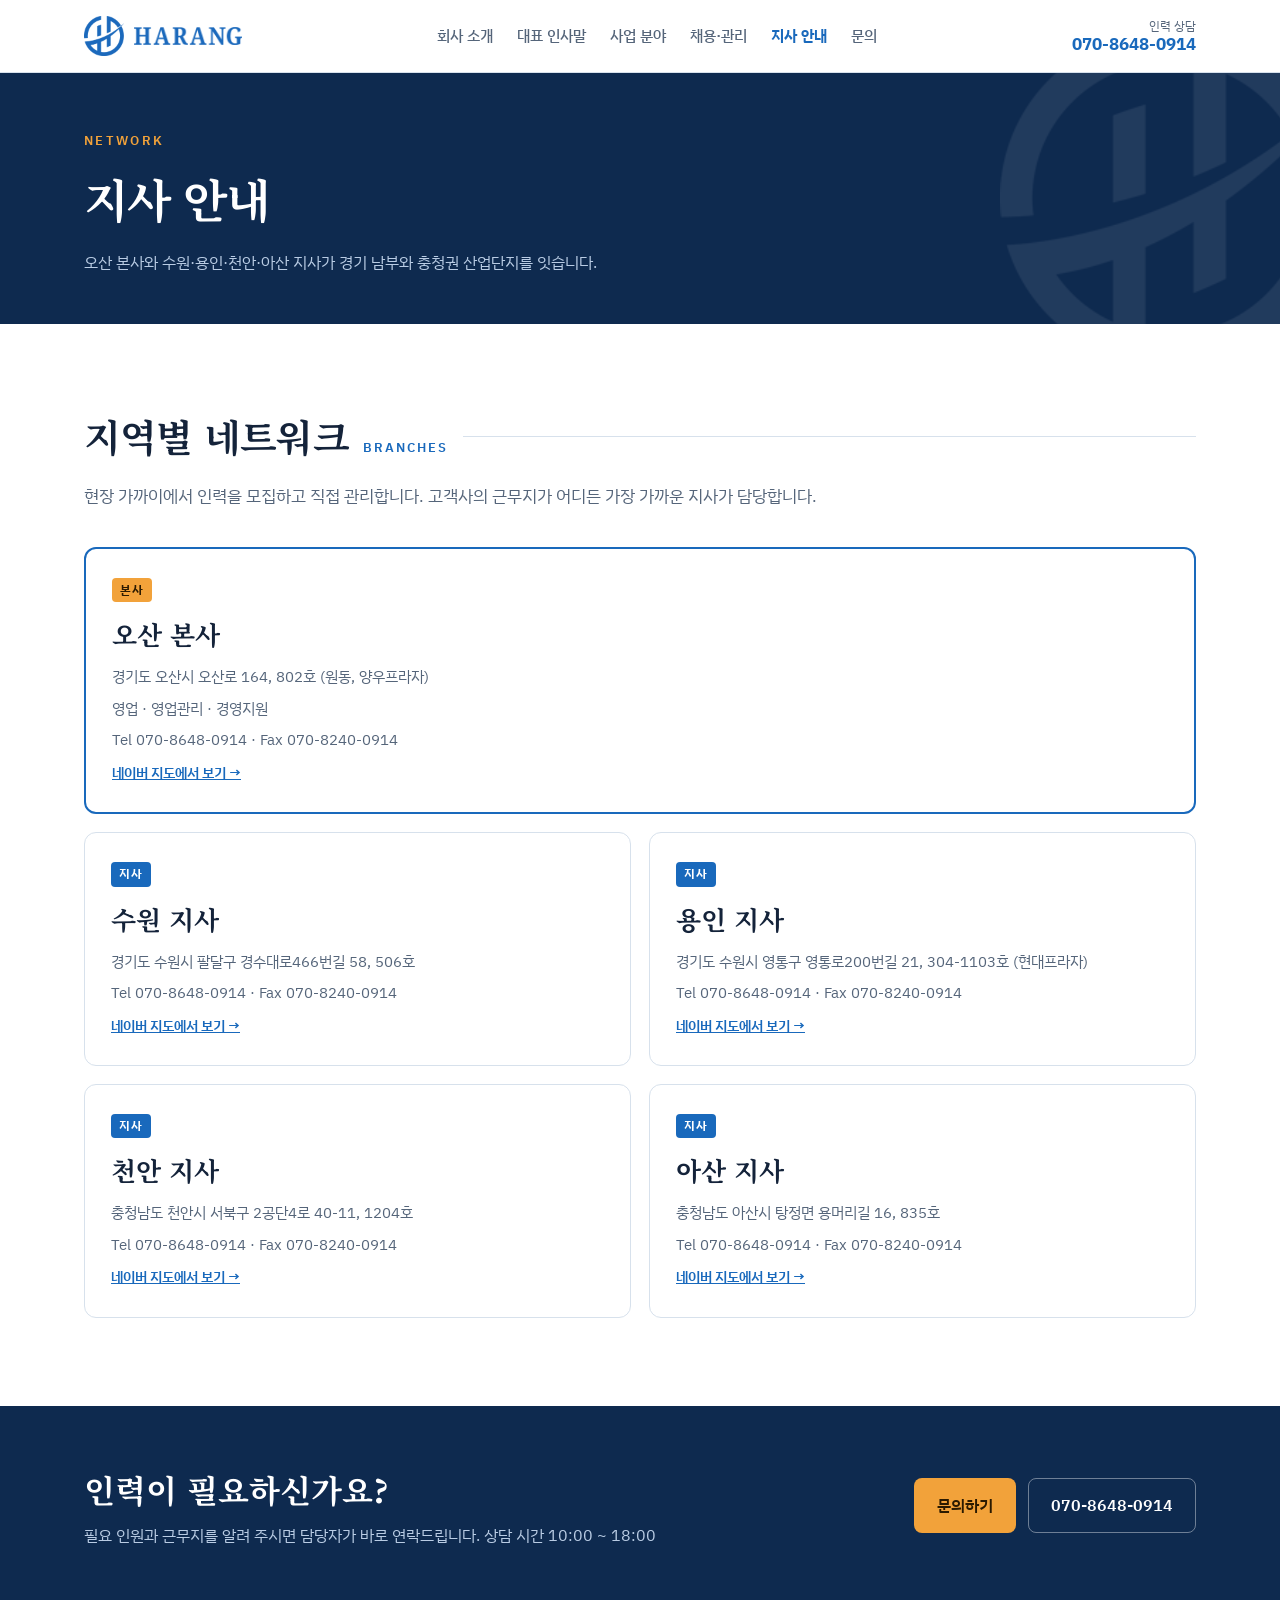
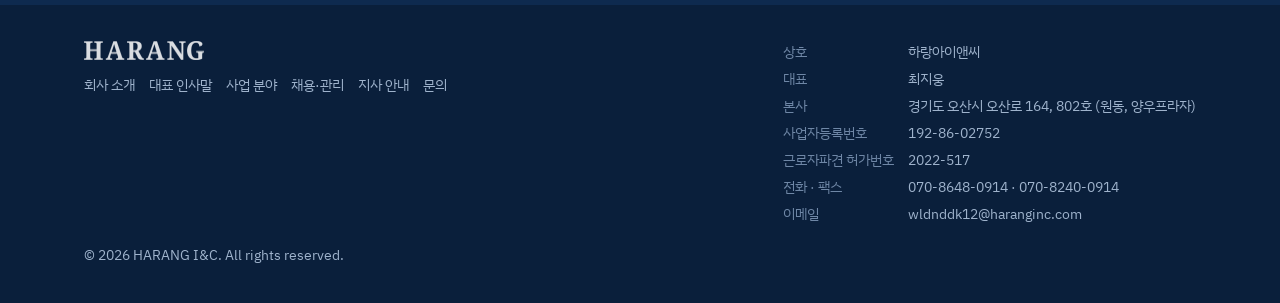
<file: network.html>
<!doctype html>
<html lang="ko">
<head>
<meta charset="utf-8">
<meta name="viewport" content="width=device-width, initial-scale=1">
<title>지사 안내 | 하랑아이앤씨</title>
<meta name="description" content="하랑아이앤씨 오산 본사, 천안 지사, 아산 지사.">
<meta property="og:type" content="website">
<meta property="og:title" content="지사 안내 | 하랑아이앤씨">
<meta property="og:description" content="하랑아이앤씨 오산 본사, 천안 지사, 아산 지사.">
<link rel="icon" type="image/png" href="[data-uri]">
<link rel="preconnect" href="https://fonts.googleapis.com">
<link rel="preconnect" href="https://fonts.gstatic.com" crossorigin>
<link href="https://fonts.googleapis.com/css2?family=Noto+Serif+KR:wght@600;700&family=IBM+Plex+Sans+KR:wght@400;500;600;700&display=swap" rel="stylesheet">
<style>
/* 하랑아이앤씨 홈페이지 공통 스타일
   Layout: 현장 배치표 — 왼쪽 정렬 섹션, 한국어 제목 + 영문 라벨(소개서 양식), 남색 히어로에 CI */
:root{
  --navy:#0E2A4F; --navy-2:#0A1F3B; --blue:#1969BC; --blue-2:#3F86D3; --sky:#EAF2FB; --paper:#FFFFFF; --mist:#F4F7FB;
  --ink:#14233A; --muted:#55657A; --line:#D7E1EC; --signal:#F2A23A; --green:#5BB548; --on-navy:#FFFFFF; --on-navy-muted:#B9CCE4;
  --serif:"Noto Serif KR","Nanum Myeongjo",serif;
  --sans:"IBM Plex Sans KR","Apple SD Gothic Neo","Malgun Gothic","Noto Sans KR",system-ui,sans-serif;
  color-scheme:light;
}
*,*::before,*::after{box-sizing:border-box}
html{scroll-behavior:smooth;scroll-padding-top:84px}
@media (prefers-reduced-motion:reduce){html{scroll-behavior:auto}}
body{margin:0;background:var(--paper);color:var(--ink);font-family:var(--sans);font-size:16px;line-height:1.7;-webkit-font-smoothing:antialiased}
a{color:inherit}
img{max-width:100%;display:block}
.wrap{max-width:1160px;margin:0 auto;padding-inline:24px}
@media (max-width:600px){.wrap{padding-inline:18px}}

/* header */
.top{position:sticky;top:0;z-index:20;background:rgba(255,255,255,.97);backdrop-filter:saturate(1.4) blur(8px);border-bottom:1px solid var(--line)}
.top .wrap{display:flex;align-items:center;justify-content:space-between;gap:16px;min-height:72px}
.brand{display:flex;align-items:center;gap:10px;text-decoration:none;flex:none}
.brand .s{width:40px;height:auto}.brand .w{width:108px;height:auto}
nav.menu{display:flex;gap:2px}
nav.menu a{text-decoration:none;color:var(--muted);font-weight:500;font-size:15px;padding:8px 11px;border-radius:6px;white-space:nowrap}
nav.menu a:hover{color:var(--blue);background:var(--sky)}
nav.menu a[aria-current="page"]{color:var(--blue);font-weight:700}
.tel{display:flex;flex-direction:column;align-items:flex-end;line-height:1.25;text-decoration:none;flex:none}
.tel small{font-size:12px;color:var(--muted)}
.tel b{font-size:17px;color:var(--blue);font-variant-numeric:tabular-nums}
.menu-btn{display:none;border:1px solid var(--line);background:var(--paper);border-radius:8px;padding:8px 12px;font:inherit;font-size:14px;cursor:pointer}
@media (max-width:1020px){
  .menu-btn{display:block}
  nav.menu{display:none;position:absolute;left:0;right:0;top:100%;background:var(--paper);border-bottom:1px solid var(--line);flex-direction:column;padding:8px 18px 16px}
  nav.menu.open{display:flex}
  nav.menu a{padding:12px 8px;font-size:16px;border-bottom:1px solid var(--mist)}
  .tel{display:none}
}
.btn{display:inline-flex;align-items:center;gap:8px;text-decoration:none;font-weight:600;border-radius:8px;padding:13px 22px;font-size:16px;border:1px solid transparent}
.btn.primary{background:var(--signal);color:#2B1A00}.btn.primary:hover{background:#F7B65C}
.btn.ghost{border-color:rgba(255,255,255,.4);color:var(--on-navy)}.btn.ghost:hover{background:rgba(255,255,255,.08)}
.btn.line{border-color:var(--blue);color:var(--blue)}.btn.line:hover{background:var(--sky)}
a:focus-visible,button:focus-visible{outline:3px solid var(--signal);outline-offset:2px}

/* hero (home) */
.hero{background:var(--navy);color:var(--on-navy);position:relative;overflow:hidden}
.hero .bg{position:absolute;right:-120px;top:50%;transform:translateY(-50%);width:min(680px,80vw);opacity:.07;filter:brightness(0) invert(1);pointer-events:none}
.hero .wrap{position:relative;padding-block:84px 76px}
.ci{display:flex;align-items:center;gap:clamp(16px,3vw,30px);margin-bottom:34px;flex-wrap:wrap}
.ci .s{width:clamp(96px,14vw,150px);filter:brightness(0) invert(1)}
.ci .w{width:clamp(220px,34vw,380px);filter:brightness(0) invert(1)}
.ci .tag{display:block;margin-top:10px;font-family:var(--sans);font-size:clamp(15px,1.8vw,20px);letter-spacing:.32em;color:#9CC4EE}
.hero .eyebrow{font-size:13px;letter-spacing:.14em;text-transform:uppercase;color:var(--on-navy-muted);font-weight:600;margin:0 0 16px}
.hero p.lead{font-size:clamp(17px,2vw,21px);color:#DCE7F5;max-width:36em;margin:0 0 32px}
.ctas{display:flex;gap:12px;flex-wrap:wrap}

/* page banner (sub pages) */
.banner{background:var(--navy);color:var(--on-navy);position:relative;overflow:hidden}
.banner .wrap{padding-block:56px 48px;position:relative}
.banner .bg{position:absolute;right:-60px;top:50%;transform:translateY(-50%);width:340px;opacity:.08;filter:brightness(0) invert(1)}
.banner h1{font-family:var(--serif);font-size:clamp(30px,4.4vw,46px);margin:0;letter-spacing:-.02em}
.banner .en{display:block;font-size:13px;letter-spacing:.18em;text-transform:uppercase;color:var(--signal);font-weight:600;margin-bottom:8px}
.banner p{margin:12px 0 0;color:var(--on-navy-muted);max-width:40em}

/* figures */
.figures{background:var(--blue);color:var(--on-navy)}
.figures ul{list-style:none;margin:0;padding:0;display:grid;grid-template-columns:repeat(5,minmax(0,1fr))}
.figures li{padding:26px 18px;border-left:1px solid rgba(255,255,255,.18)}
.figures li:first-child{border-left:0;padding-left:0}
.figures b{display:block;font-family:var(--serif);font-size:clamp(24px,3vw,34px);font-weight:700;font-variant-numeric:tabular-nums;line-height:1.2}
.figures span{font-size:14px;color:#D7E6F8}
@media (max-width:860px){.figures ul{grid-template-columns:repeat(2,minmax(0,1fr))}.figures li{border-left:0;padding:18px 0;border-top:1px solid rgba(255,255,255,.18)}.figures li:nth-child(-n+2){border-top:0}}

/* sections */
section.sec{padding-block:88px}
section.sec.alt{background:var(--mist)}
section.sec.tight{padding-block:64px}
.sec-head{display:flex;align-items:baseline;gap:14px;flex-wrap:wrap;margin-bottom:34px}
.sec-head h2{font-family:var(--serif);font-size:clamp(26px,3.2vw,38px);line-height:1.25;margin:0;letter-spacing:-.02em;text-wrap:balance}
.sec-head .en{font-size:13px;letter-spacing:.16em;text-transform:uppercase;color:var(--blue);font-weight:600}
.sec-head .rule{flex:1;min-width:40px;height:1px;background:var(--line);align-self:center}
.intro{max-width:46em;color:var(--muted);font-size:17px;margin:-12px 0 36px}
.prose p{margin:0 0 16px;max-width:42em}
.prose strong{color:var(--blue);font-weight:600}
@media (max-width:600px){section.sec{padding-block:60px}}
.grid2{display:grid;grid-template-columns:repeat(2,minmax(0,1fr));gap:48px;align-items:start}
@media (max-width:860px){.grid2{grid-template-columns:1fr;gap:32px}}

/* cards */
.cards4{display:grid;grid-template-columns:repeat(4,minmax(0,1fr));gap:16px}
@media (max-width:960px){.cards4{grid-template-columns:repeat(2,minmax(0,1fr))}}
@media (max-width:520px){.cards4{grid-template-columns:1fr}}
.card{background:var(--paper);border:1px solid var(--line);border-radius:10px;padding:26px 22px;min-width:0;display:flex;flex-direction:column;gap:8px}
a.card{text-decoration:none}a.card:hover{border-color:var(--blue)}
.card h3{font-size:20px;margin:0}.card small{font-size:12px;letter-spacing:.12em;text-transform:uppercase;color:var(--blue);font-weight:600}
.card p{margin:0;color:var(--muted);font-size:15px}
.card .more{margin-top:auto;padding-top:8px;color:var(--blue);font-weight:600;font-size:14px}

/* CI meaning */
.meaning{display:flex;gap:26px;align-items:center;flex-wrap:wrap;margin-bottom:28px}
.meaning img{width:110px}
.meaning dl{margin:0;display:grid;gap:10px}
.meaning dt{font-size:13px;color:var(--blue);font-weight:600}
.meaning dd{margin:0;font-family:var(--serif);font-size:20px}
.consult{background:var(--blue);color:var(--on-navy);border-radius:14px;padding:34px}
.consult h3{font-family:var(--serif);font-size:24px;margin:0 0 16px;color:#FFE38A}
.consult p{margin:0 0 14px;color:#E3EEFA}
.consult strong{color:#FFE38A}

/* org chart */
.org{display:grid;gap:18px;justify-items:center}
.org .ceo{background:var(--navy);color:#fff;border-radius:999px;padding:16px 34px;font-weight:700;display:flex;align-items:center;gap:10px}
.org .ceo img{width:30px;filter:brightness(0) invert(1)}
.org .row{display:flex;gap:14px;flex-wrap:wrap;justify-content:center}
.org .pill{border-radius:8px;padding:10px 18px;font-weight:600;font-size:15px}
.org .pill.green{background:var(--green);color:#fff}.org .pill.navy{background:var(--blue);color:#fff;min-width:240px;text-align:center}
.org .depts{display:grid;grid-template-columns:repeat(4,minmax(0,1fr));gap:14px;width:100%}
@media (max-width:960px){.org .depts{grid-template-columns:repeat(2,minmax(0,1fr))}}
@media (max-width:520px){.org .depts{grid-template-columns:1fr}}
.dept{border:1px solid var(--line);border-radius:10px;overflow:hidden;background:var(--paper)}
.dept h4{margin:0;background:var(--navy);color:#fff;padding:10px 14px;font-size:16px}
.dept ul{list-style:none;margin:0;padding:6px 0}
.dept li{padding:8px 14px;border-bottom:1px solid var(--mist);font-size:14px}
.dept li:last-child{border-bottom:0}
.dept li b{display:block;font-size:15px;color:var(--navy)}
.dept li span{color:var(--muted);font-size:13px}
.vline{width:2px;height:22px;background:var(--line)}

/* vision band */
.vision{background:var(--blue);color:#fff}
.vision .wrap{padding-block:44px;display:flex;gap:30px;flex-wrap:wrap;justify-content:space-between;align-items:center}
.vision h3{font-family:var(--serif);font-size:clamp(22px,2.6vw,30px);margin:0 0 8px}
.vision p{margin:0;color:#DCE9F8;max-width:44em}
.vision ul{margin:0;padding:0;list-style:none;display:grid;gap:6px;font-weight:600}
.vision ul li::before{content:"▸ ";color:#FFE38A}

/* greeting */
.letter{display:grid;grid-template-columns:minmax(0,.8fr) minmax(0,1.2fr);gap:56px;align-items:start}
@media (max-width:860px){.letter{grid-template-columns:1fr;gap:28px}}
.letter .lead{font-family:var(--serif);font-size:clamp(26px,3.4vw,38px);line-height:1.4;margin:0;color:var(--navy)}
.letter .lead small{display:block;font-family:var(--sans);font-size:15px;color:var(--blue);font-weight:600;letter-spacing:.1em;margin-bottom:12px}
.letter .text p{margin:0 0 18px;font-size:17px;color:#2B3A50}
.sign{margin-top:30px;display:flex;justify-content:flex-end;align-items:flex-end;gap:14px;color:var(--muted);font-size:15px}
.sign b{font-family:var(--serif);font-size:28px;color:var(--ink);letter-spacing:.24em;line-height:1.2}
.sign .hanja{display:block;font-family:var(--serif);font-size:16px;letter-spacing:.3em;color:var(--muted)}

/* services */
.svc{display:grid;grid-template-columns:minmax(0,1fr) minmax(0,1fr);gap:40px;align-items:start;padding-block:56px;border-top:1px solid var(--line)}
.svc:first-of-type{border-top:0;padding-top:8px}
@media (max-width:860px){.svc{grid-template-columns:1fr;gap:24px}}
.svc .num{font-family:var(--serif);color:var(--blue);font-size:20px;font-weight:700}
.svc h3{font-family:var(--serif);font-size:30px;margin:2px 0 4px}
.svc h3 small{font-family:var(--sans);font-size:14px;color:var(--muted);font-weight:500;margin-left:8px}
.svc p{margin:0 0 14px;color:#33445C}
.svc .note{color:var(--blue);font-size:15px}
.diagram{background:var(--sky);border-radius:14px;padding:18px}
.diagram svg{width:100%;height:auto;display:block}
.diagram .cap{margin:10px 0 0;text-align:center;font-size:14px;color:var(--muted)}
.fx h4{margin:18px 0 8px;font-size:16px;color:var(--navy)}
.fx ul{margin:0;padding:0;list-style:none;display:grid;grid-template-columns:repeat(2,minmax(0,1fr));gap:6px 18px}
.fx li{font-size:15px;padding-left:14px;position:relative}
.fx li::before{content:"";position:absolute;left:0;top:.72em;width:6px;height:6px;border-radius:50%;background:var(--blue)}
.fx3{display:grid;grid-template-columns:repeat(3,minmax(0,1fr));gap:12px;margin-top:10px}
@media (max-width:600px){.fx3{grid-template-columns:1fr}}
.fx3 div{background:var(--sky);border-radius:10px;overflow:hidden}
.fx3 h5{margin:0;background:var(--navy);color:#fff;text-align:center;padding:10px;font-size:15px}
.fx3 ul{display:block;padding:12px 14px}
.fx3 li{margin:4px 0}
.types{margin:0;padding:0;list-style:none;display:grid;gap:6px}
.types b{color:var(--navy)}

/* necessity */
.need{display:grid;grid-template-columns:minmax(0,1.3fr) minmax(0,1fr);gap:24px}
@media (max-width:860px){.need{grid-template-columns:1fr}}
.aspect{border:2px solid var(--blue);border-radius:14px;padding:20px 22px;background:var(--paper)}
.aspect h4{display:inline-block;margin:0 0 10px;background:var(--blue);color:#fff;border-radius:999px;padding:4px 16px;font-size:16px}
.aspect ul{margin:0;padding-left:18px;color:#33445C;font-size:15px}
.stack{display:grid;gap:14px}
.box{border-radius:14px;padding:22px;color:#fff}
.box.o{background:#E9673C}.box.g{background:#2F9B48}
.box h4{margin:0 0 8px;font-size:20px;color:#FFF3B0}
.box p{margin:0;font-size:15px;color:#fff}
.slogan{margin-top:30px;text-align:center}
.slogan p{margin:0;color:var(--muted)}
.slogan b{display:block;font-family:var(--serif);font-size:clamp(20px,2.6vw,28px);color:var(--navy);margin-top:8px}

/* diff */
.diff{display:grid;grid-template-columns:repeat(4,minmax(0,1fr));gap:16px}
@media (max-width:960px){.diff{grid-template-columns:repeat(2,minmax(0,1fr))}}
@media (max-width:480px){.diff{grid-template-columns:1fr}}
.diff div{border-radius:12px;border-top:6px solid var(--blue);background:var(--paper);box-shadow:0 1px 0 var(--line);border-left:1px solid var(--line);border-right:1px solid var(--line);border-bottom:1px solid var(--line);padding:22px}
.diff div:nth-child(2n){border-top-color:var(--green)}
.diff h3{margin:0;font-size:20px;color:var(--blue)}.diff div:nth-child(2n) h3{color:#3E8F2F}
.diff small{display:block;font-size:12px;letter-spacing:.1em;text-transform:uppercase;color:var(--muted);margin-bottom:10px}
.diff p{margin:0;font-size:15px;color:#33445C}
.quote{margin-top:28px;background:var(--navy);color:#fff;border-radius:12px;padding:24px 28px}
.quote b{font-family:var(--serif);font-size:22px;display:block;margin-bottom:4px}
.quote span{color:var(--on-navy-muted)}

/* process */
.steps{list-style:none;margin:0;padding:0;display:grid;gap:12px;counter-reset:s}
.steps>li{display:grid;grid-template-columns:minmax(180px,.35fr) minmax(0,1fr);border-radius:10px;overflow:hidden;border:1px solid var(--line);counter-increment:s}
@media (max-width:640px){.steps>li{grid-template-columns:1fr}}
.steps h3{margin:0;background:var(--blue);color:#fff;padding:18px 20px;font-size:18px}
.steps h3::before{content:"0" counter(s) ". ";font-family:var(--serif)}
.steps ul{margin:0;padding:16px 20px 16px 36px;background:var(--sky);color:#2B3A50;font-size:15px}
.channels{margin:0;padding:0;list-style:none;display:grid;grid-template-columns:repeat(2,minmax(0,1fr));gap:10px 24px}
@media (max-width:640px){.channels{grid-template-columns:1fr}}
.channels li{padding:12px 16px;border-left:3px solid var(--blue);background:var(--paper);font-size:15.5px}
.mgmt{display:grid;grid-template-columns:repeat(2,minmax(0,1fr));gap:18px}
@media (max-width:760px){.mgmt{grid-template-columns:1fr}}
.mgmt div{border:1px solid var(--line);border-radius:10px;padding:20px 22px;background:var(--paper)}
.mgmt h3{margin:0 0 8px;font-size:18px;color:var(--navy)}
.mgmt ul{margin:0;padding-left:18px;color:#33445C;font-size:15px}

/* network */
.branches{display:grid;grid-template-columns:repeat(2,minmax(0,1fr));gap:18px}
@media (max-width:860px){.branches{grid-template-columns:1fr}}
.branch{border:1px solid var(--line);border-radius:12px;padding:26px;background:var(--paper)}
.branch.hq{border:2px solid var(--blue);grid-column:1/-1}
.branch .tag{display:inline-block;font-size:12px;font-weight:700;letter-spacing:.08em;color:#fff;background:var(--blue);border-radius:4px;padding:2px 8px}
.branch.hq .tag{background:var(--signal);color:#2B1A00}
.branch h3{font-family:var(--serif);font-size:26px;margin:10px 0 8px}
.branch p{margin:0 0 6px;color:var(--muted);font-size:15px}
.branch a{color:var(--blue);font-weight:600;font-size:14px}

/* contact */
.contact-cards{display:grid;grid-template-columns:repeat(2,minmax(0,1fr));gap:20px}
@media (max-width:760px){.contact-cards{grid-template-columns:1fr}}
.ccard{border:1px solid var(--line);border-radius:12px;padding:30px;background:var(--paper)}
.ccard h3{font-family:var(--serif);font-size:24px;margin:0 0 8px}
.ccard p{margin:0 0 18px;color:var(--muted)}
.ccard .num{display:block;font-size:clamp(26px,3vw,34px);font-weight:700;color:var(--blue);text-decoration:none;font-variant-numeric:tabular-nums}
.info{margin-top:28px;display:grid;grid-template-columns:auto 1fr;gap:10px 22px;border-top:1px solid var(--line);padding-top:24px}
.info dt{color:var(--muted);font-size:14px}.info dd{margin:0}

/* cta band */
.cta{background:var(--navy);color:#fff}
.cta .wrap{padding-block:56px;display:flex;justify-content:space-between;align-items:center;gap:24px;flex-wrap:wrap}
.cta h2{font-family:var(--serif);font-size:clamp(22px,2.8vw,32px);margin:0 0 6px}
.cta p{margin:0;color:var(--on-navy-muted)}

footer{background:var(--navy-2);color:#9FB3CC;font-size:13.5px}
footer .wrap{padding-block:36px;display:flex;flex-wrap:wrap;gap:18px 40px;justify-content:space-between}
footer dl{margin:0;display:grid;grid-template-columns:auto 1fr;gap:4px 14px}
footer dt{color:#6F87A6}footer dd{margin:0}
footer .fb img{width:120px;filter:brightness(0) invert(1);opacity:.85}
footer nav{display:flex;flex-wrap:wrap;gap:4px 14px;margin-top:14px}
footer nav a{text-decoration:none;color:#9FB3CC}footer nav a:hover{color:#fff}

</style>
</head>
<body>
<header class="top">
  <div class="wrap">
    <a class="brand" href="index.html" aria-label="하랑아이앤씨 홈"><img class="s" src="[data-uri]" alt=""><img class="w" src="[data-uri]" alt="HARANG"></a>
    <nav class="menu" id="menu" aria-label="주요 메뉴"><a href="about.html">회사 소개</a><a href="greeting.html">대표 인사말</a><a href="business.html">사업 분야</a><a href="process.html">채용·관리</a><a href="network.html" aria-current="page">지사 안내</a><a href="contact.html">문의</a></nav>
    <a class="tel" href="tel:07086480914"><small>인력 상담</small><b>070-8648-0914</b></a>
    <button class="menu-btn" type="button" aria-expanded="false" aria-controls="menu" onclick="var m=document.getElementById('menu');var o=m.classList.toggle('open');this.setAttribute('aria-expanded',o);this.textContent=o?'닫기':'메뉴';">메뉴</button>
  </div>
</header>
<main>

<section class="banner"><img class="bg" src="[data-uri]" alt=""><div class="wrap"><span class="en">Network</span><h1>지사 안내</h1><p>오산 본사와 수원·용인·천안·아산 지사가 경기 남부와 충청권 산업단지를 잇습니다.</p></div></section>
<section class="sec">
  <div class="wrap">
    <div class="sec-head"><h2>지역별 네트워크</h2><span class="en">Branches</span><span class="rule"></span></div>
    <p class="intro">현장 가까이에서 인력을 모집하고 직접 관리합니다. 고객사의 근무지가 어디든 가장 가까운 지사가 담당합니다.</p>
    <div class="branches">
      <div class="branch hq"><span class="tag">본사</span><h3>오산 본사</h3><p>경기도 오산시 오산로 164, 802호 (원동, 양우프라자)</p><p>영업 · 영업관리 · 경영지원</p><p>Tel 070-8648-0914 · Fax 070-8240-0914</p>
        <a href="https://map.naver.com/p/search/%EA%B2%BD%EA%B8%B0%EB%8F%84%20%EC%98%A4%EC%82%B0%EC%8B%9C%20%EC%98%A4%EC%82%B0%EB%A1%9C%20164" target="_blank" rel="noopener">네이버 지도에서 보기 →</a></div>
      <div class="branch"><span class="tag">지사</span><h3>수원 지사</h3><p>경기도 수원시 팔달구 경수대로466번길 58, 506호</p><p>Tel 070-8648-0914 · Fax 070-8240-0914</p>
        <a href="https://map.naver.com/p/search/%EA%B2%BD%EA%B8%B0%EB%8F%84%20%EC%88%98%EC%9B%90%EC%8B%9C%20%ED%8C%94%EB%8B%AC%EA%B5%AC%20%EA%B2%BD%EC%88%98%EB%8C%80%EB%A1%9C466%EB%B2%88%EA%B8%B8%2058" target="_blank" rel="noopener">네이버 지도에서 보기 →</a></div>
      <div class="branch"><span class="tag">지사</span><h3>용인 지사</h3><p>경기도 수원시 영통구 영통로200번길 21, 304-1103호 (현대프라자)</p><p>Tel 070-8648-0914 · Fax 070-8240-0914</p>
        <a href="https://map.naver.com/p/search/%EA%B2%BD%EA%B8%B0%EB%8F%84%20%EC%88%98%EC%9B%90%EC%8B%9C%20%EC%98%81%ED%86%B5%EA%B5%AC%20%EC%98%81%ED%86%B5%EB%A1%9C200%EB%B2%88%EA%B8%B8%2021" target="_blank" rel="noopener">네이버 지도에서 보기 →</a></div>
      <div class="branch"><span class="tag">지사</span><h3>천안 지사</h3><p>충청남도 천안시 서북구 2공단4로 40-11, 1204호</p><p>Tel 070-8648-0914 · Fax 070-8240-0914</p>
        <a href="https://map.naver.com/p/search/%EC%B6%A9%EC%B2%AD%EB%82%A8%EB%8F%84%20%EC%B2%9C%EC%95%88%EC%8B%9C%20%EC%84%9C%EB%B6%81%EA%B5%AC%202%EA%B3%B5%EB%8B%A84%EB%A1%9C%2040-11" target="_blank" rel="noopener">네이버 지도에서 보기 →</a></div>
      <div class="branch"><span class="tag">지사</span><h3>아산 지사</h3><p>충청남도 아산시 탕정면 용머리길 16, 835호</p><p>Tel 070-8648-0914 · Fax 070-8240-0914</p>
        <a href="https://map.naver.com/p/search/%EC%B6%A9%EC%B2%AD%EB%82%A8%EB%8F%84%20%EC%95%84%EC%82%B0%EC%8B%9C%20%ED%83%95%EC%A0%95%EB%A9%B4%20%EC%9A%A9%EB%A8%B8%EB%A6%AC%EA%B8%B8%2016" target="_blank" rel="noopener">네이버 지도에서 보기 →</a></div>
    </div>
  </div>
</section>
<section class="cta"><div class="wrap"><div><h2>인력이 필요하신가요?</h2><p>필요 인원과 근무지를 알려 주시면 담당자가 바로 연락드립니다. 상담 시간 10:00 ~ 18:00</p></div>
<div class="ctas"><a class="btn primary" href="contact.html">문의하기</a><a class="btn ghost" href="tel:07086480914">070-8648-0914</a></div></div></section>
</main>
<footer>
  <div class="wrap">
    <div class="fb"><img src="[data-uri]" alt="HARANG"><nav aria-label="하단 메뉴"><a href="about.html">회사 소개</a><a href="greeting.html">대표 인사말</a><a href="business.html">사업 분야</a><a href="process.html">채용·관리</a><a href="network.html">지사 안내</a><a href="contact.html">문의</a></nav></div>
    <dl>
      <dt>상호</dt><dd>하랑아이앤씨</dd>
      <dt>대표</dt><dd>최지웅</dd>
      <dt>본사</dt><dd>경기도 오산시 오산로 164, 802호 (원동, 양우프라자)</dd>
      <dt>사업자등록번호</dt><dd>192-86-02752</dd>
      <dt>근로자파견 허가번호</dt><dd>2022-517</dd>
      <dt>전화 · 팩스</dt><dd>070-8648-0914 · 070-8240-0914</dd>
      <dt>이메일</dt><dd>wldnddk12@haranginc.com</dd>
    </dl>
    <p style="margin:0;align-self:flex-end">© 2026 HARANG I&amp;C. All rights reserved.</p>
  </div>
</footer>

</body>
</html>
</file>
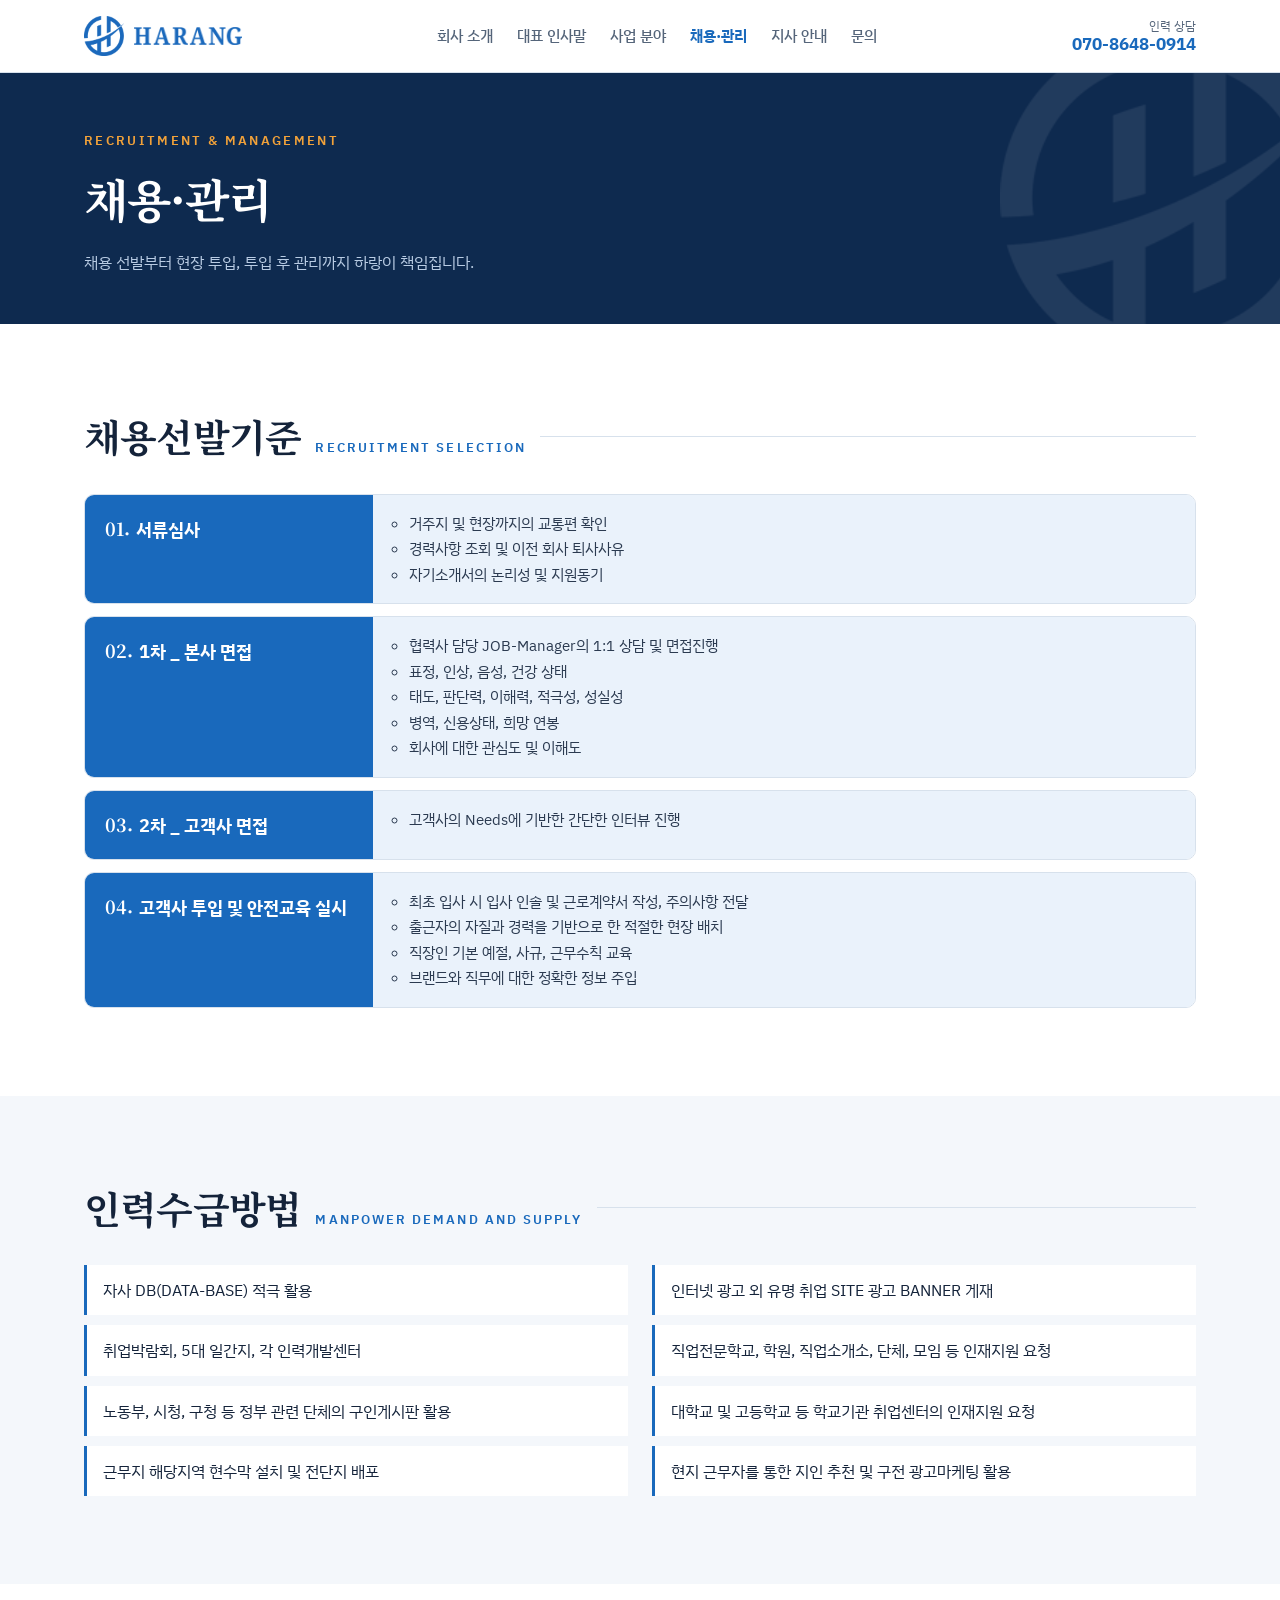
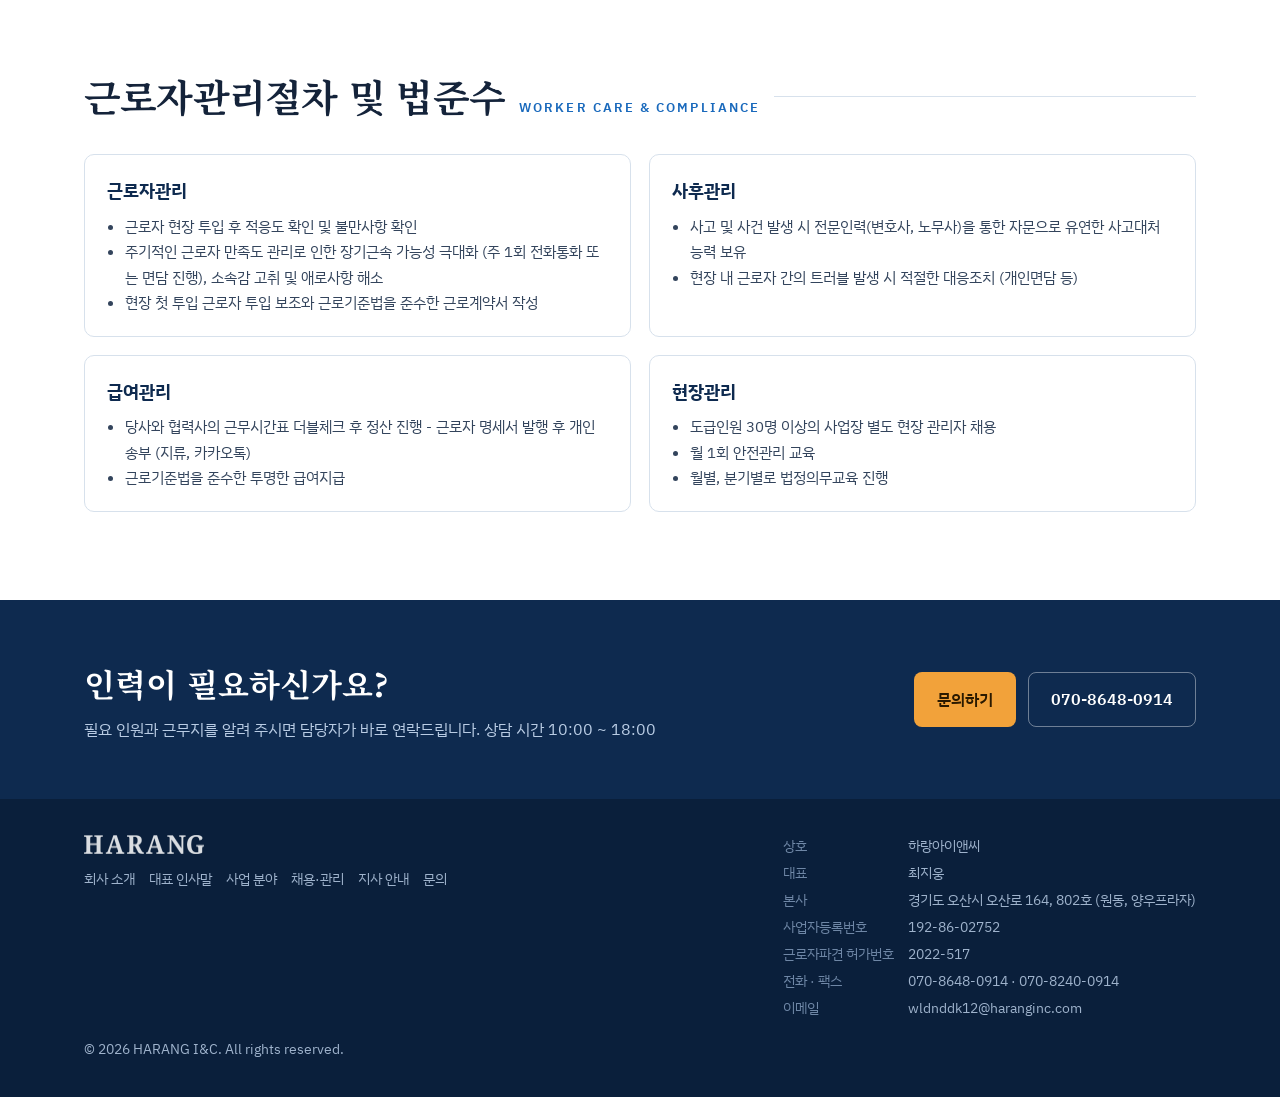
<file: process.html>
<!doctype html>
<html lang="ko">
<head>
<meta charset="utf-8">
<meta name="viewport" content="width=device-width, initial-scale=1">
<title>채용·관리 | 하랑아이앤씨</title>
<meta name="description" content="하랑아이앤씨 채용선발기준, 인력수급방법, 근로자 관리절차 및 법준수.">
<meta property="og:type" content="website">
<meta property="og:title" content="채용·관리 | 하랑아이앤씨">
<meta property="og:description" content="하랑아이앤씨 채용선발기준, 인력수급방법, 근로자 관리절차 및 법준수.">
<link rel="icon" type="image/png" href="[data-uri]">
<link rel="preconnect" href="https://fonts.googleapis.com">
<link rel="preconnect" href="https://fonts.gstatic.com" crossorigin>
<link href="https://fonts.googleapis.com/css2?family=Noto+Serif+KR:wght@600;700&family=IBM+Plex+Sans+KR:wght@400;500;600;700&display=swap" rel="stylesheet">
<style>
/* 하랑아이앤씨 홈페이지 공통 스타일
   Layout: 현장 배치표 — 왼쪽 정렬 섹션, 한국어 제목 + 영문 라벨(소개서 양식), 남색 히어로에 CI */
:root{
  --navy:#0E2A4F; --navy-2:#0A1F3B; --blue:#1969BC; --blue-2:#3F86D3; --sky:#EAF2FB; --paper:#FFFFFF; --mist:#F4F7FB;
  --ink:#14233A; --muted:#55657A; --line:#D7E1EC; --signal:#F2A23A; --green:#5BB548; --on-navy:#FFFFFF; --on-navy-muted:#B9CCE4;
  --serif:"Noto Serif KR","Nanum Myeongjo",serif;
  --sans:"IBM Plex Sans KR","Apple SD Gothic Neo","Malgun Gothic","Noto Sans KR",system-ui,sans-serif;
  color-scheme:light;
}
*,*::before,*::after{box-sizing:border-box}
html{scroll-behavior:smooth;scroll-padding-top:84px}
@media (prefers-reduced-motion:reduce){html{scroll-behavior:auto}}
body{margin:0;background:var(--paper);color:var(--ink);font-family:var(--sans);font-size:16px;line-height:1.7;-webkit-font-smoothing:antialiased}
a{color:inherit}
img{max-width:100%;display:block}
.wrap{max-width:1160px;margin:0 auto;padding-inline:24px}
@media (max-width:600px){.wrap{padding-inline:18px}}

/* header */
.top{position:sticky;top:0;z-index:20;background:rgba(255,255,255,.97);backdrop-filter:saturate(1.4) blur(8px);border-bottom:1px solid var(--line)}
.top .wrap{display:flex;align-items:center;justify-content:space-between;gap:16px;min-height:72px}
.brand{display:flex;align-items:center;gap:10px;text-decoration:none;flex:none}
.brand .s{width:40px;height:auto}.brand .w{width:108px;height:auto}
nav.menu{display:flex;gap:2px}
nav.menu a{text-decoration:none;color:var(--muted);font-weight:500;font-size:15px;padding:8px 11px;border-radius:6px;white-space:nowrap}
nav.menu a:hover{color:var(--blue);background:var(--sky)}
nav.menu a[aria-current="page"]{color:var(--blue);font-weight:700}
.tel{display:flex;flex-direction:column;align-items:flex-end;line-height:1.25;text-decoration:none;flex:none}
.tel small{font-size:12px;color:var(--muted)}
.tel b{font-size:17px;color:var(--blue);font-variant-numeric:tabular-nums}
.menu-btn{display:none;border:1px solid var(--line);background:var(--paper);border-radius:8px;padding:8px 12px;font:inherit;font-size:14px;cursor:pointer}
@media (max-width:1020px){
  .menu-btn{display:block}
  nav.menu{display:none;position:absolute;left:0;right:0;top:100%;background:var(--paper);border-bottom:1px solid var(--line);flex-direction:column;padding:8px 18px 16px}
  nav.menu.open{display:flex}
  nav.menu a{padding:12px 8px;font-size:16px;border-bottom:1px solid var(--mist)}
  .tel{display:none}
}
.btn{display:inline-flex;align-items:center;gap:8px;text-decoration:none;font-weight:600;border-radius:8px;padding:13px 22px;font-size:16px;border:1px solid transparent}
.btn.primary{background:var(--signal);color:#2B1A00}.btn.primary:hover{background:#F7B65C}
.btn.ghost{border-color:rgba(255,255,255,.4);color:var(--on-navy)}.btn.ghost:hover{background:rgba(255,255,255,.08)}
.btn.line{border-color:var(--blue);color:var(--blue)}.btn.line:hover{background:var(--sky)}
a:focus-visible,button:focus-visible{outline:3px solid var(--signal);outline-offset:2px}

/* hero (home) */
.hero{background:var(--navy);color:var(--on-navy);position:relative;overflow:hidden}
.hero .bg{position:absolute;right:-120px;top:50%;transform:translateY(-50%);width:min(680px,80vw);opacity:.07;filter:brightness(0) invert(1);pointer-events:none}
.hero .wrap{position:relative;padding-block:84px 76px}
.ci{display:flex;align-items:center;gap:clamp(16px,3vw,30px);margin-bottom:34px;flex-wrap:wrap}
.ci .s{width:clamp(96px,14vw,150px);filter:brightness(0) invert(1)}
.ci .w{width:clamp(220px,34vw,380px);filter:brightness(0) invert(1)}
.ci .tag{display:block;margin-top:10px;font-family:var(--sans);font-size:clamp(15px,1.8vw,20px);letter-spacing:.32em;color:#9CC4EE}
.hero .eyebrow{font-size:13px;letter-spacing:.14em;text-transform:uppercase;color:var(--on-navy-muted);font-weight:600;margin:0 0 16px}
.hero p.lead{font-size:clamp(17px,2vw,21px);color:#DCE7F5;max-width:36em;margin:0 0 32px}
.ctas{display:flex;gap:12px;flex-wrap:wrap}

/* page banner (sub pages) */
.banner{background:var(--navy);color:var(--on-navy);position:relative;overflow:hidden}
.banner .wrap{padding-block:56px 48px;position:relative}
.banner .bg{position:absolute;right:-60px;top:50%;transform:translateY(-50%);width:340px;opacity:.08;filter:brightness(0) invert(1)}
.banner h1{font-family:var(--serif);font-size:clamp(30px,4.4vw,46px);margin:0;letter-spacing:-.02em}
.banner .en{display:block;font-size:13px;letter-spacing:.18em;text-transform:uppercase;color:var(--signal);font-weight:600;margin-bottom:8px}
.banner p{margin:12px 0 0;color:var(--on-navy-muted);max-width:40em}

/* figures */
.figures{background:var(--blue);color:var(--on-navy)}
.figures ul{list-style:none;margin:0;padding:0;display:grid;grid-template-columns:repeat(5,minmax(0,1fr))}
.figures li{padding:26px 18px;border-left:1px solid rgba(255,255,255,.18)}
.figures li:first-child{border-left:0;padding-left:0}
.figures b{display:block;font-family:var(--serif);font-size:clamp(24px,3vw,34px);font-weight:700;font-variant-numeric:tabular-nums;line-height:1.2}
.figures span{font-size:14px;color:#D7E6F8}
@media (max-width:860px){.figures ul{grid-template-columns:repeat(2,minmax(0,1fr))}.figures li{border-left:0;padding:18px 0;border-top:1px solid rgba(255,255,255,.18)}.figures li:nth-child(-n+2){border-top:0}}

/* sections */
section.sec{padding-block:88px}
section.sec.alt{background:var(--mist)}
section.sec.tight{padding-block:64px}
.sec-head{display:flex;align-items:baseline;gap:14px;flex-wrap:wrap;margin-bottom:34px}
.sec-head h2{font-family:var(--serif);font-size:clamp(26px,3.2vw,38px);line-height:1.25;margin:0;letter-spacing:-.02em;text-wrap:balance}
.sec-head .en{font-size:13px;letter-spacing:.16em;text-transform:uppercase;color:var(--blue);font-weight:600}
.sec-head .rule{flex:1;min-width:40px;height:1px;background:var(--line);align-self:center}
.intro{max-width:46em;color:var(--muted);font-size:17px;margin:-12px 0 36px}
.prose p{margin:0 0 16px;max-width:42em}
.prose strong{color:var(--blue);font-weight:600}
@media (max-width:600px){section.sec{padding-block:60px}}
.grid2{display:grid;grid-template-columns:repeat(2,minmax(0,1fr));gap:48px;align-items:start}
@media (max-width:860px){.grid2{grid-template-columns:1fr;gap:32px}}

/* cards */
.cards4{display:grid;grid-template-columns:repeat(4,minmax(0,1fr));gap:16px}
@media (max-width:960px){.cards4{grid-template-columns:repeat(2,minmax(0,1fr))}}
@media (max-width:520px){.cards4{grid-template-columns:1fr}}
.card{background:var(--paper);border:1px solid var(--line);border-radius:10px;padding:26px 22px;min-width:0;display:flex;flex-direction:column;gap:8px}
a.card{text-decoration:none}a.card:hover{border-color:var(--blue)}
.card h3{font-size:20px;margin:0}.card small{font-size:12px;letter-spacing:.12em;text-transform:uppercase;color:var(--blue);font-weight:600}
.card p{margin:0;color:var(--muted);font-size:15px}
.card .more{margin-top:auto;padding-top:8px;color:var(--blue);font-weight:600;font-size:14px}

/* CI meaning */
.meaning{display:flex;gap:26px;align-items:center;flex-wrap:wrap;margin-bottom:28px}
.meaning img{width:110px}
.meaning dl{margin:0;display:grid;gap:10px}
.meaning dt{font-size:13px;color:var(--blue);font-weight:600}
.meaning dd{margin:0;font-family:var(--serif);font-size:20px}
.consult{background:var(--blue);color:var(--on-navy);border-radius:14px;padding:34px}
.consult h3{font-family:var(--serif);font-size:24px;margin:0 0 16px;color:#FFE38A}
.consult p{margin:0 0 14px;color:#E3EEFA}
.consult strong{color:#FFE38A}

/* org chart */
.org{display:grid;gap:18px;justify-items:center}
.org .ceo{background:var(--navy);color:#fff;border-radius:999px;padding:16px 34px;font-weight:700;display:flex;align-items:center;gap:10px}
.org .ceo img{width:30px;filter:brightness(0) invert(1)}
.org .row{display:flex;gap:14px;flex-wrap:wrap;justify-content:center}
.org .pill{border-radius:8px;padding:10px 18px;font-weight:600;font-size:15px}
.org .pill.green{background:var(--green);color:#fff}.org .pill.navy{background:var(--blue);color:#fff;min-width:240px;text-align:center}
.org .depts{display:grid;grid-template-columns:repeat(4,minmax(0,1fr));gap:14px;width:100%}
@media (max-width:960px){.org .depts{grid-template-columns:repeat(2,minmax(0,1fr))}}
@media (max-width:520px){.org .depts{grid-template-columns:1fr}}
.dept{border:1px solid var(--line);border-radius:10px;overflow:hidden;background:var(--paper)}
.dept h4{margin:0;background:var(--navy);color:#fff;padding:10px 14px;font-size:16px}
.dept ul{list-style:none;margin:0;padding:6px 0}
.dept li{padding:8px 14px;border-bottom:1px solid var(--mist);font-size:14px}
.dept li:last-child{border-bottom:0}
.dept li b{display:block;font-size:15px;color:var(--navy)}
.dept li span{color:var(--muted);font-size:13px}
.vline{width:2px;height:22px;background:var(--line)}

/* vision band */
.vision{background:var(--blue);color:#fff}
.vision .wrap{padding-block:44px;display:flex;gap:30px;flex-wrap:wrap;justify-content:space-between;align-items:center}
.vision h3{font-family:var(--serif);font-size:clamp(22px,2.6vw,30px);margin:0 0 8px}
.vision p{margin:0;color:#DCE9F8;max-width:44em}
.vision ul{margin:0;padding:0;list-style:none;display:grid;gap:6px;font-weight:600}
.vision ul li::before{content:"▸ ";color:#FFE38A}

/* greeting */
.letter{display:grid;grid-template-columns:minmax(0,.8fr) minmax(0,1.2fr);gap:56px;align-items:start}
@media (max-width:860px){.letter{grid-template-columns:1fr;gap:28px}}
.letter .lead{font-family:var(--serif);font-size:clamp(26px,3.4vw,38px);line-height:1.4;margin:0;color:var(--navy)}
.letter .lead small{display:block;font-family:var(--sans);font-size:15px;color:var(--blue);font-weight:600;letter-spacing:.1em;margin-bottom:12px}
.letter .text p{margin:0 0 18px;font-size:17px;color:#2B3A50}
.sign{margin-top:30px;display:flex;justify-content:flex-end;align-items:flex-end;gap:14px;color:var(--muted);font-size:15px}
.sign b{font-family:var(--serif);font-size:28px;color:var(--ink);letter-spacing:.24em;line-height:1.2}
.sign .hanja{display:block;font-family:var(--serif);font-size:16px;letter-spacing:.3em;color:var(--muted)}

/* services */
.svc{display:grid;grid-template-columns:minmax(0,1fr) minmax(0,1fr);gap:40px;align-items:start;padding-block:56px;border-top:1px solid var(--line)}
.svc:first-of-type{border-top:0;padding-top:8px}
@media (max-width:860px){.svc{grid-template-columns:1fr;gap:24px}}
.svc .num{font-family:var(--serif);color:var(--blue);font-size:20px;font-weight:700}
.svc h3{font-family:var(--serif);font-size:30px;margin:2px 0 4px}
.svc h3 small{font-family:var(--sans);font-size:14px;color:var(--muted);font-weight:500;margin-left:8px}
.svc p{margin:0 0 14px;color:#33445C}
.svc .note{color:var(--blue);font-size:15px}
.diagram{background:var(--sky);border-radius:14px;padding:18px}
.diagram svg{width:100%;height:auto;display:block}
.diagram .cap{margin:10px 0 0;text-align:center;font-size:14px;color:var(--muted)}
.fx h4{margin:18px 0 8px;font-size:16px;color:var(--navy)}
.fx ul{margin:0;padding:0;list-style:none;display:grid;grid-template-columns:repeat(2,minmax(0,1fr));gap:6px 18px}
.fx li{font-size:15px;padding-left:14px;position:relative}
.fx li::before{content:"";position:absolute;left:0;top:.72em;width:6px;height:6px;border-radius:50%;background:var(--blue)}
.fx3{display:grid;grid-template-columns:repeat(3,minmax(0,1fr));gap:12px;margin-top:10px}
@media (max-width:600px){.fx3{grid-template-columns:1fr}}
.fx3 div{background:var(--sky);border-radius:10px;overflow:hidden}
.fx3 h5{margin:0;background:var(--navy);color:#fff;text-align:center;padding:10px;font-size:15px}
.fx3 ul{display:block;padding:12px 14px}
.fx3 li{margin:4px 0}
.types{margin:0;padding:0;list-style:none;display:grid;gap:6px}
.types b{color:var(--navy)}

/* necessity */
.need{display:grid;grid-template-columns:minmax(0,1.3fr) minmax(0,1fr);gap:24px}
@media (max-width:860px){.need{grid-template-columns:1fr}}
.aspect{border:2px solid var(--blue);border-radius:14px;padding:20px 22px;background:var(--paper)}
.aspect h4{display:inline-block;margin:0 0 10px;background:var(--blue);color:#fff;border-radius:999px;padding:4px 16px;font-size:16px}
.aspect ul{margin:0;padding-left:18px;color:#33445C;font-size:15px}
.stack{display:grid;gap:14px}
.box{border-radius:14px;padding:22px;color:#fff}
.box.o{background:#E9673C}.box.g{background:#2F9B48}
.box h4{margin:0 0 8px;font-size:20px;color:#FFF3B0}
.box p{margin:0;font-size:15px;color:#fff}
.slogan{margin-top:30px;text-align:center}
.slogan p{margin:0;color:var(--muted)}
.slogan b{display:block;font-family:var(--serif);font-size:clamp(20px,2.6vw,28px);color:var(--navy);margin-top:8px}

/* diff */
.diff{display:grid;grid-template-columns:repeat(4,minmax(0,1fr));gap:16px}
@media (max-width:960px){.diff{grid-template-columns:repeat(2,minmax(0,1fr))}}
@media (max-width:480px){.diff{grid-template-columns:1fr}}
.diff div{border-radius:12px;border-top:6px solid var(--blue);background:var(--paper);box-shadow:0 1px 0 var(--line);border-left:1px solid var(--line);border-right:1px solid var(--line);border-bottom:1px solid var(--line);padding:22px}
.diff div:nth-child(2n){border-top-color:var(--green)}
.diff h3{margin:0;font-size:20px;color:var(--blue)}.diff div:nth-child(2n) h3{color:#3E8F2F}
.diff small{display:block;font-size:12px;letter-spacing:.1em;text-transform:uppercase;color:var(--muted);margin-bottom:10px}
.diff p{margin:0;font-size:15px;color:#33445C}
.quote{margin-top:28px;background:var(--navy);color:#fff;border-radius:12px;padding:24px 28px}
.quote b{font-family:var(--serif);font-size:22px;display:block;margin-bottom:4px}
.quote span{color:var(--on-navy-muted)}

/* process */
.steps{list-style:none;margin:0;padding:0;display:grid;gap:12px;counter-reset:s}
.steps>li{display:grid;grid-template-columns:minmax(180px,.35fr) minmax(0,1fr);border-radius:10px;overflow:hidden;border:1px solid var(--line);counter-increment:s}
@media (max-width:640px){.steps>li{grid-template-columns:1fr}}
.steps h3{margin:0;background:var(--blue);color:#fff;padding:18px 20px;font-size:18px}
.steps h3::before{content:"0" counter(s) ". ";font-family:var(--serif)}
.steps ul{margin:0;padding:16px 20px 16px 36px;background:var(--sky);color:#2B3A50;font-size:15px}
.channels{margin:0;padding:0;list-style:none;display:grid;grid-template-columns:repeat(2,minmax(0,1fr));gap:10px 24px}
@media (max-width:640px){.channels{grid-template-columns:1fr}}
.channels li{padding:12px 16px;border-left:3px solid var(--blue);background:var(--paper);font-size:15.5px}
.mgmt{display:grid;grid-template-columns:repeat(2,minmax(0,1fr));gap:18px}
@media (max-width:760px){.mgmt{grid-template-columns:1fr}}
.mgmt div{border:1px solid var(--line);border-radius:10px;padding:20px 22px;background:var(--paper)}
.mgmt h3{margin:0 0 8px;font-size:18px;color:var(--navy)}
.mgmt ul{margin:0;padding-left:18px;color:#33445C;font-size:15px}

/* network */
.branches{display:grid;grid-template-columns:repeat(2,minmax(0,1fr));gap:18px}
@media (max-width:860px){.branches{grid-template-columns:1fr}}
.branch{border:1px solid var(--line);border-radius:12px;padding:26px;background:var(--paper)}
.branch.hq{border:2px solid var(--blue);grid-column:1/-1}
.branch .tag{display:inline-block;font-size:12px;font-weight:700;letter-spacing:.08em;color:#fff;background:var(--blue);border-radius:4px;padding:2px 8px}
.branch.hq .tag{background:var(--signal);color:#2B1A00}
.branch h3{font-family:var(--serif);font-size:26px;margin:10px 0 8px}
.branch p{margin:0 0 6px;color:var(--muted);font-size:15px}
.branch a{color:var(--blue);font-weight:600;font-size:14px}

/* contact */
.contact-cards{display:grid;grid-template-columns:repeat(2,minmax(0,1fr));gap:20px}
@media (max-width:760px){.contact-cards{grid-template-columns:1fr}}
.ccard{border:1px solid var(--line);border-radius:12px;padding:30px;background:var(--paper)}
.ccard h3{font-family:var(--serif);font-size:24px;margin:0 0 8px}
.ccard p{margin:0 0 18px;color:var(--muted)}
.ccard .num{display:block;font-size:clamp(26px,3vw,34px);font-weight:700;color:var(--blue);text-decoration:none;font-variant-numeric:tabular-nums}
.info{margin-top:28px;display:grid;grid-template-columns:auto 1fr;gap:10px 22px;border-top:1px solid var(--line);padding-top:24px}
.info dt{color:var(--muted);font-size:14px}.info dd{margin:0}

/* cta band */
.cta{background:var(--navy);color:#fff}
.cta .wrap{padding-block:56px;display:flex;justify-content:space-between;align-items:center;gap:24px;flex-wrap:wrap}
.cta h2{font-family:var(--serif);font-size:clamp(22px,2.8vw,32px);margin:0 0 6px}
.cta p{margin:0;color:var(--on-navy-muted)}

footer{background:var(--navy-2);color:#9FB3CC;font-size:13.5px}
footer .wrap{padding-block:36px;display:flex;flex-wrap:wrap;gap:18px 40px;justify-content:space-between}
footer dl{margin:0;display:grid;grid-template-columns:auto 1fr;gap:4px 14px}
footer dt{color:#6F87A6}footer dd{margin:0}
footer .fb img{width:120px;filter:brightness(0) invert(1);opacity:.85}
footer nav{display:flex;flex-wrap:wrap;gap:4px 14px;margin-top:14px}
footer nav a{text-decoration:none;color:#9FB3CC}footer nav a:hover{color:#fff}

</style>
</head>
<body>
<header class="top">
  <div class="wrap">
    <a class="brand" href="index.html" aria-label="하랑아이앤씨 홈"><img class="s" src="[data-uri]" alt=""><img class="w" src="[data-uri]" alt="HARANG"></a>
    <nav class="menu" id="menu" aria-label="주요 메뉴"><a href="about.html">회사 소개</a><a href="greeting.html">대표 인사말</a><a href="business.html">사업 분야</a><a href="process.html" aria-current="page">채용·관리</a><a href="network.html">지사 안내</a><a href="contact.html">문의</a></nav>
    <a class="tel" href="tel:07086480914"><small>인력 상담</small><b>070-8648-0914</b></a>
    <button class="menu-btn" type="button" aria-expanded="false" aria-controls="menu" onclick="var m=document.getElementById('menu');var o=m.classList.toggle('open');this.setAttribute('aria-expanded',o);this.textContent=o?'닫기':'메뉴';">메뉴</button>
  </div>
</header>
<main>

<section class="banner"><img class="bg" src="[data-uri]" alt=""><div class="wrap"><span class="en">Recruitment & Management</span><h1>채용·관리</h1><p>채용 선발부터 현장 투입, 투입 후 관리까지 하랑이 책임집니다.</p></div></section>
<section class="sec">
  <div class="wrap">
    <div class="sec-head"><h2>채용선발기준</h2><span class="en">Recruitment Selection</span><span class="rule"></span></div>
    <ol class="steps">
      <li><h3>서류심사</h3><ul><li>거주지 및 현장까지의 교통편 확인</li><li>경력사항 조회 및 이전 회사 퇴사사유</li><li>자기소개서의 논리성 및 지원동기</li></ul></li>
      <li><h3>1차 _ 본사 면접</h3><ul><li>협력사 담당 JOB-Manager의 1:1 상담 및 면접진행</li><li>표정, 인상, 음성, 건강 상태</li><li>태도, 판단력, 이해력, 적극성, 성실성</li><li>병역, 신용상태, 희망 연봉</li><li>회사에 대한 관심도 및 이해도</li></ul></li>
      <li><h3>2차 _ 고객사 면접</h3><ul><li>고객사의 Needs에 기반한 간단한 인터뷰 진행</li></ul></li>
      <li><h3>고객사 투입 및 안전교육 실시</h3><ul><li>최초 입사 시 입사 인솔 및 근로계약서 작성, 주의사항 전달</li><li>출근자의 자질과 경력을 기반으로 한 적절한 현장 배치</li><li>직장인 기본 예절, 사규, 근무수칙 교육</li><li>브랜드와 직무에 대한 정확한 정보 주입</li></ul></li>
    </ol>
  </div>
</section>
<section class="sec alt">
  <div class="wrap">
    <div class="sec-head"><h2>인력수급방법</h2><span class="en">Manpower Demand and Supply</span><span class="rule"></span></div>
    <ul class="channels">
      <li>자사 DB(DATA-BASE) 적극 활용</li><li>인터넷 광고 외 유명 취업 SITE 광고 BANNER 게재</li>
      <li>취업박람회, 5대 일간지, 각 인력개발센터</li><li>직업전문학교, 학원, 직업소개소, 단체, 모임 등 인재지원 요청</li>
      <li>노동부, 시청, 구청 등 정부 관련 단체의 구인게시판 활용</li><li>대학교 및 고등학교 등 학교기관 취업센터의 인재지원 요청</li>
      <li>근무지 해당지역 현수막 설치 및 전단지 배포</li><li>현지 근무자를 통한 지인 추천 및 구전 광고마케팅 활용</li>
    </ul>
  </div>
</section>
<section class="sec">
  <div class="wrap">
    <div class="sec-head"><h2>근로자관리절차 및 법준수</h2><span class="en">Worker Care & Compliance</span><span class="rule"></span></div>
    <div class="mgmt">
      <div><h3>근로자관리</h3><ul><li>근로자 현장 투입 후 적응도 확인 및 불만사항 확인</li><li>주기적인 근로자 만족도 관리로 인한 장기근속 가능성 극대화 (주 1회 전화통화 또는 면담 진행), 소속감 고취 및 애로사항 해소</li><li>현장 첫 투입 근로자 투입 보조와 근로기준법을 준수한 근로계약서 작성</li></ul></div>
      <div><h3>사후관리</h3><ul><li>사고 및 사건 발생 시 전문인력(변호사, 노무사)을 통한 자문으로 유연한 사고대처 능력 보유</li><li>현장 내 근로자 간의 트러블 발생 시 적절한 대응조치 (개인면담 등)</li></ul></div>
      <div><h3>급여관리</h3><ul><li>당사와 협력사의 근무시간표 더블체크 후 정산 진행 - 근로자 명세서 발행 후 개인 송부 (지류, 카카오톡)</li><li>근로기준법을 준수한 투명한 급여지급</li></ul></div>
      <div><h3>현장관리</h3><ul><li>도급인원 30명 이상의 사업장 별도 현장 관리자 채용</li><li>월 1회 안전관리 교육</li><li>월별, 분기별로 법정의무교육 진행</li></ul></div>
    </div>
  </div>
</section>
<section class="cta"><div class="wrap"><div><h2>인력이 필요하신가요?</h2><p>필요 인원과 근무지를 알려 주시면 담당자가 바로 연락드립니다. 상담 시간 10:00 ~ 18:00</p></div>
<div class="ctas"><a class="btn primary" href="contact.html">문의하기</a><a class="btn ghost" href="tel:07086480914">070-8648-0914</a></div></div></section>
</main>
<footer>
  <div class="wrap">
    <div class="fb"><img src="[data-uri]" alt="HARANG"><nav aria-label="하단 메뉴"><a href="about.html">회사 소개</a><a href="greeting.html">대표 인사말</a><a href="business.html">사업 분야</a><a href="process.html">채용·관리</a><a href="network.html">지사 안내</a><a href="contact.html">문의</a></nav></div>
    <dl>
      <dt>상호</dt><dd>하랑아이앤씨</dd>
      <dt>대표</dt><dd>최지웅</dd>
      <dt>본사</dt><dd>경기도 오산시 오산로 164, 802호 (원동, 양우프라자)</dd>
      <dt>사업자등록번호</dt><dd>192-86-02752</dd>
      <dt>근로자파견 허가번호</dt><dd>2022-517</dd>
      <dt>전화 · 팩스</dt><dd>070-8648-0914 · 070-8240-0914</dd>
      <dt>이메일</dt><dd>wldnddk12@haranginc.com</dd>
    </dl>
    <p style="margin:0;align-self:flex-end">© 2026 HARANG I&amp;C. All rights reserved.</p>
  </div>
</footer>

</body>
</html>
</file>
